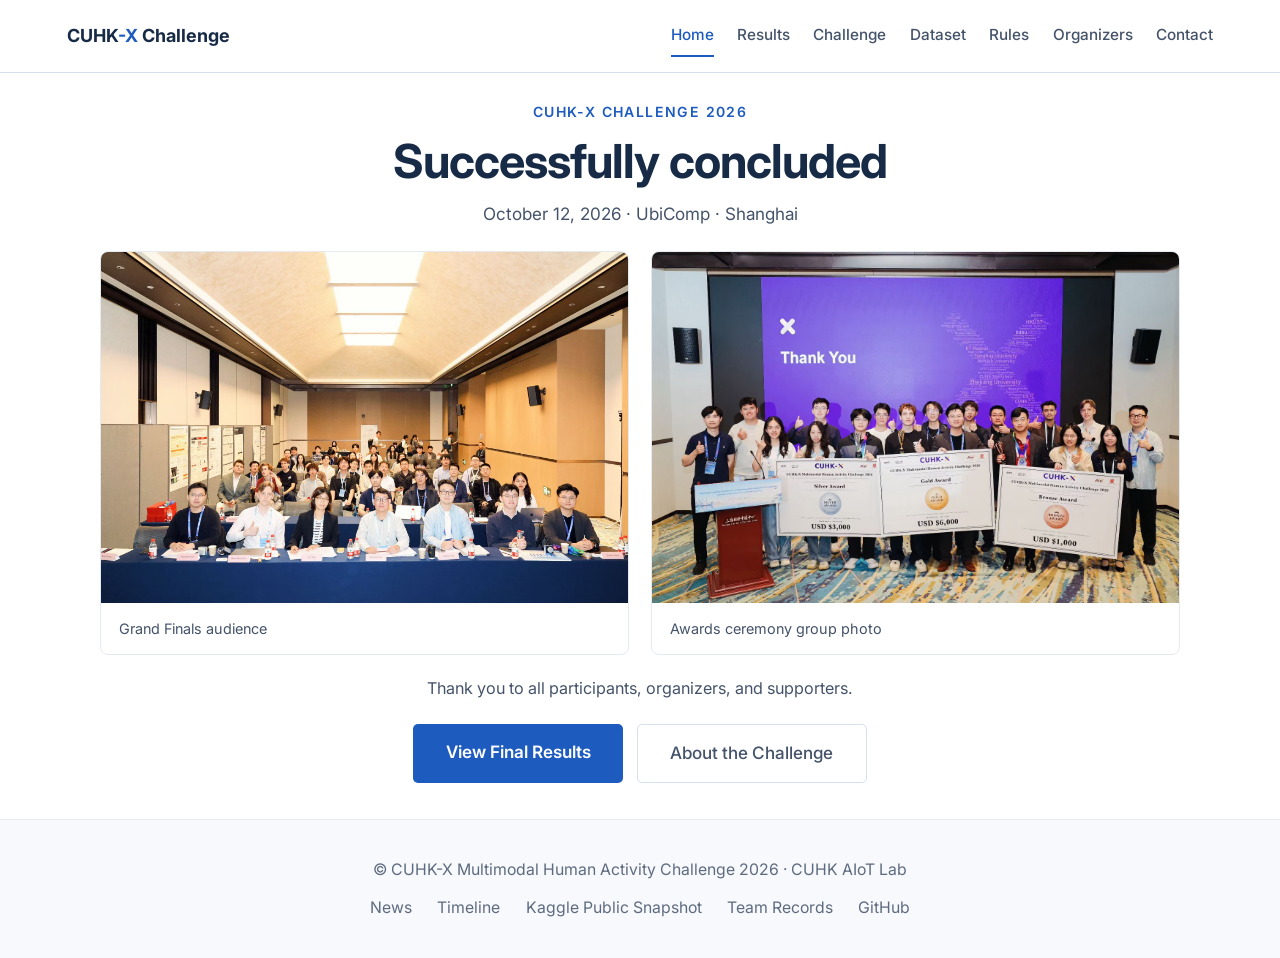
<file: index.html>
<!DOCTYPE html>
<html lang="en">
<head>
<meta charset="UTF-8"/>
<meta name="viewport" content="width=device-width, initial-scale=1.0"/>
<title>CUHK-X Multimodal Human Activity Challenge</title>
<meta name="description" content="The CUHK-X Challenge successfully concluded at UbiComp 2026 in Shanghai. View the Grand Finals photos, winning teams, and competition results."/>
<link rel="canonical" href="https://openaiotlab.github.io/CUHK-X-Challenge/"/>
<meta property="og:type" content="website"/>
<meta property="og:title" content="CUHK-X Multimodal Human Activity Challenge"/>
<meta property="og:description" content="The CUHK-X Challenge successfully concluded at UbiComp 2026 in Shanghai. View the Grand Finals photos, winning teams, and competition results."/>
<meta property="og:url" content="https://openaiotlab.github.io/CUHK-X-Challenge/"/>
<meta property="og:image" content="https://openaiotlab.github.io/CUHK-X-Challenge/assets/finals/group-photo.jpg"/>
<meta property="og:image:alt" content="CUHK-X Challenge 2026 awards ceremony group photo"/>
<meta name="twitter:card" content="summary_large_image"/>
<link rel="preconnect" href="https://fonts.googleapis.com"/>
<link rel="preconnect" href="https://fonts.gstatic.com" crossorigin/>
<link href="https://fonts.googleapis.com/css2?family=Inter:wght@300;400;500;600;700&display=swap" rel="stylesheet"/>
<script src="assets/legacy-links.js"></script>
<link rel="stylesheet" href="assets/site.css"/>
<script src="assets/site.js" defer></script>
</head>
<body>
<a class="skip-link" href="#main-content">Skip to content</a>
<header class="site-header">
  <nav class="site-nav" aria-label="Main navigation">
    <a href="index.html" class="nav-logo">CUHK<span>-X</span> Challenge</a>
    <button type="button" class="nav-toggle" aria-controls="site-menu" aria-expanded="false" hidden>Menu</button>
    <ul class="nav-links" id="site-menu">
        <li><a href="index.html" class="active" aria-current="page">Home</a></li>
        <li><a href="results.html">Results</a></li>
        <li><a href="competition.html">Challenge</a></li>
        <li><a href="dataset.html">Dataset</a></li>
        <li><a href="rules.html">Rules</a></li>
        <li><a href="organizers.html">Organizers</a></li>
        <li><a href="contact.html">Contact</a></li>
    </ul>
  </nav>
</header>
<main id="main-content" tabindex="-1">
<section id="hero">
  <div class="inner">
    <span class="section-tag">CUHK-X Challenge 2026</span>
    <h1>Successfully concluded</h1>
    <p class="lead">October 12, 2026 · UbiComp · Shanghai</p>
    <div class="finals-gallery">
      <figure>
        <a href="assets/finals/audience.jpg"><img src="assets/finals/audience.jpg" width="1920" height="1280" fetchpriority="high" alt="Participants and organizers in the CUHK-X Grand Finals audience"></a>
        <figcaption>Grand Finals audience</figcaption>
      </figure>
      <figure>
        <a href="assets/finals/group-photo.jpg"><img src="assets/finals/group-photo.jpg" width="1440" height="960" alt="CUHK-X Challenge participants at the awards ceremony"></a>
        <figcaption>Awards ceremony group photo</figcaption>
      </figure>
    </div>
    <p class="home-thanks">Thank you to all participants, organizers, and supporters.</p>
    <div class="hero-btns">
      <a href="results.html" class="btn-p">View Final Results</a>
      <a href="competition.html" class="btn-o">About the Challenge</a>
    </div>
  </div>
</section>
</main>
<footer>
  <p>© CUHK-X Multimodal Human Activity Challenge 2026 · CUHK AIoT Lab</p>
  <p class="footer-links">
    <a href="news.html">News</a>
    <a href="timeline.html">Timeline</a>
    <a href="leaderboard.html">Kaggle Public Snapshot</a>
    <a href="registration.html">Team Records</a>
    <a href="https://github.com/openaiotlab/CUHK-X-Challenge">GitHub</a>
  </p>
</footer>
</body>
</html>
</file>
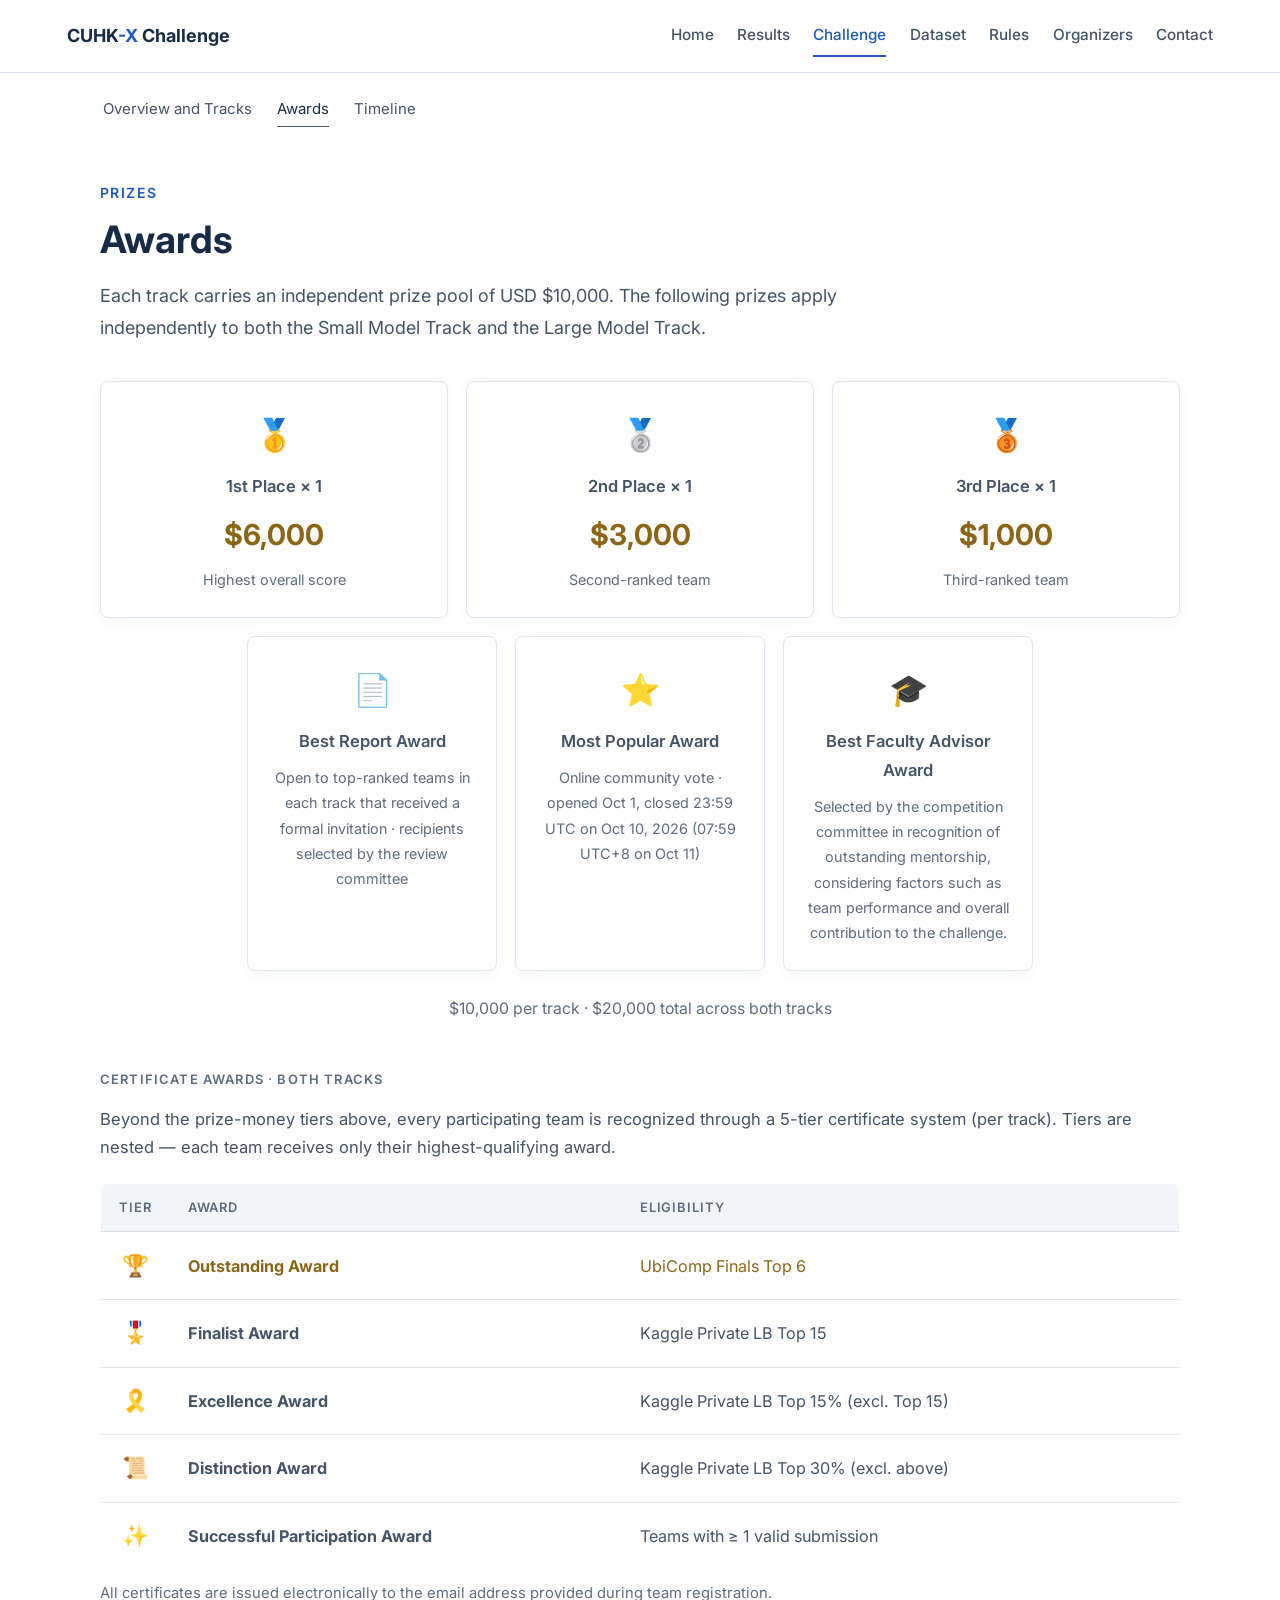
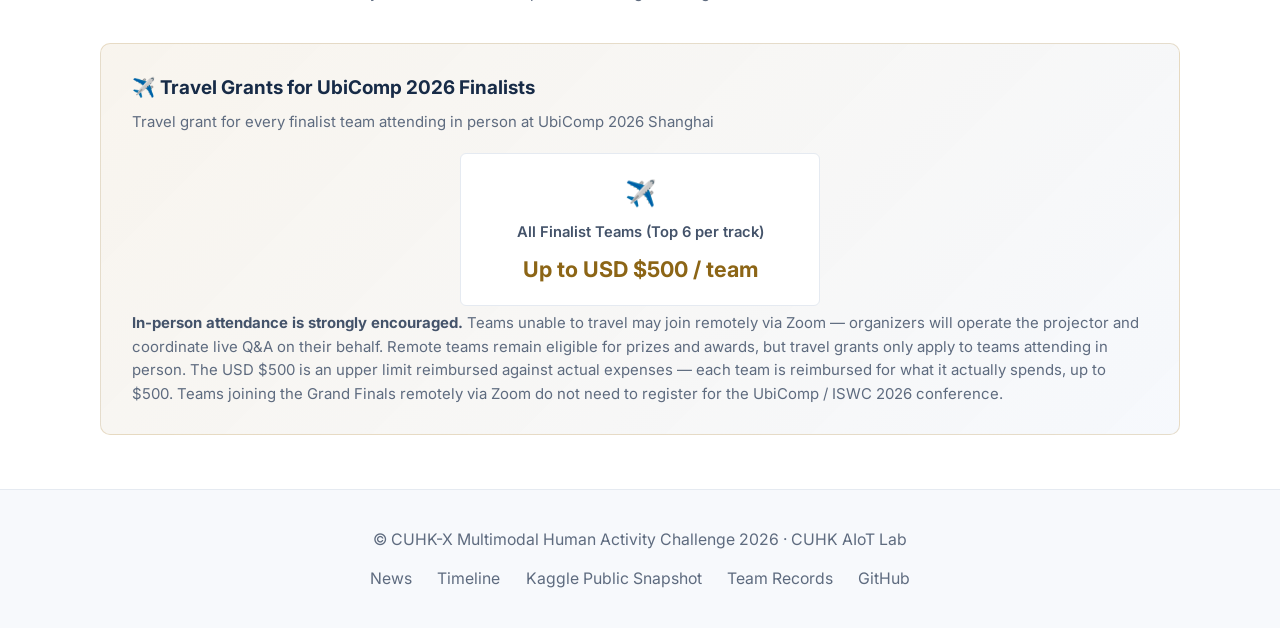
<file: awards.html>
<!DOCTYPE html>
<html lang="en">
<head>
<meta charset="UTF-8"/>
<meta name="viewport" content="width=device-width, initial-scale=1.0"/>
<title>Awards · CUHK-X Challenge</title>
<meta name="description" content="Awards for the CUHK-X Multimodal Human Activity Challenge at UbiComp 2026 in Shanghai."/>
<link rel="canonical" href="https://openaiotlab.github.io/CUHK-X-Challenge/awards.html"/>
<meta property="og:type" content="website"/>
<meta property="og:title" content="Awards · CUHK-X Challenge"/>
<meta property="og:description" content="Awards for the CUHK-X Multimodal Human Activity Challenge at UbiComp 2026 in Shanghai."/>
<meta property="og:url" content="https://openaiotlab.github.io/CUHK-X-Challenge/awards.html"/>
<meta property="og:image" content="https://openaiotlab.github.io/CUHK-X-Challenge/assets/banner.png"/>
<meta property="og:image:alt" content="CUHK-X Multimodal Human Activity Challenge"/>
<meta name="twitter:card" content="summary_large_image"/>
<link rel="preconnect" href="https://fonts.googleapis.com"/>
<link rel="preconnect" href="https://fonts.gstatic.com" crossorigin/>
<link href="https://fonts.googleapis.com/css2?family=Inter:wght@300;400;500;600;700&display=swap" rel="stylesheet"/>
<link rel="stylesheet" href="assets/site.css"/>
<script src="assets/site.js" defer></script>
</head>
<body>
<a class="skip-link" href="#main-content">Skip to content</a>
<header class="site-header">
  <nav class="site-nav" aria-label="Main navigation">
    <a href="index.html" class="nav-logo">CUHK<span>-X</span> Challenge</a>
    <button type="button" class="nav-toggle" aria-controls="site-menu" aria-expanded="false" hidden>Menu</button>
    <ul class="nav-links" id="site-menu">
        <li><a href="index.html">Home</a></li>
        <li><a href="results.html">Results</a></li>
        <li><a href="competition.html" class="active">Challenge</a></li>
        <li><a href="dataset.html">Dataset</a></li>
        <li><a href="rules.html">Rules</a></li>
        <li><a href="organizers.html">Organizers</a></li>
        <li><a href="contact.html">Contact</a></li>
    </ul>
  </nav>
</header>
<nav class="page-nav" aria-label="Challenge pages">
  <a href="competition.html">Overview and Tracks</a>
  <a href="awards.html" aria-current="page">Awards</a>
  <a href="timeline.html">Timeline</a>
</nav>
<main id="main-content" tabindex="-1">
<section id="awards">
  <div class="inner">
    <span class="section-tag">Prizes</span>
    <h1 class="section-title">Awards</h1>
    <p class="section-desc">Each track carries an independent prize pool of USD $10,000. The following prizes apply independently to both the Small Model Track and the Large Model Track.</p>
    <div class="awards-top">
      <div class="award-card">
        <span class="award-medal">🥇</span>
        <div class="award-place">1st Place × 1</div>
        <div class="award-amount">$6,000</div>
        <div class="award-note">Highest overall score</div>
      </div>
      <div class="award-card">
        <span class="award-medal">🥈</span>
        <div class="award-place">2nd Place × 1</div>
        <div class="award-amount">$3,000</div>
        <div class="award-note">Second-ranked team</div>
      </div>
      <div class="award-card">
        <span class="award-medal">🥉</span>
        <div class="award-place">3rd Place × 1</div>
        <div class="award-amount">$1,000</div>
        <div class="award-note">Third-ranked team</div>
      </div>
    </div>
    <div class="awards-bottom">
      <div class="award-card">
        <span class="award-medal">📄</span>
        <div class="award-place">Best Report Award</div>
        <div class="award-note">Open to top-ranked teams in each track that received a formal invitation · recipients selected by the review committee</div>
      </div>
      <div class="award-card">
        <span class="award-medal">⭐</span>
        <div class="award-place">Most Popular Award</div>
        <div class="award-note">Online community vote · opened Oct 1, closed 23:59 UTC on Oct 10, 2026 (07:59 UTC+8 on Oct 11)</div>
      </div>
      <div class="award-card">
        <span class="award-medal">🎓</span>
        <div class="award-place">Best Faculty Advisor Award</div>
        <div class="award-note">Selected by the competition committee in recognition of outstanding mentorship, considering factors such as team performance and overall contribution to the challenge.</div>
      </div>
    </div>
    <p class="per-track">$10,000 per track · $20,000 total across both tracks</p>

    <!-- 5-tier award certificates -->
    <p style="font-size:0.72rem;font-weight:600;text-transform:uppercase;letter-spacing:0.09em;color:var(--text-muted);margin-top:2.5rem;margin-bottom:0.8rem;">Certificate Awards · Both Tracks</p>
    <p style="font-size:0.92rem;color:var(--text-secondary);margin-bottom:1.2rem;line-height:1.7;">Beyond the prize-money tiers above, every participating team is recognized through a 5-tier certificate system (per track). Tiers are nested — each team receives only their highest-qualifying award.</p>

    <table class="tier-table">
      <thead>
        <tr>
          <th>Tier</th>
          <th>Award</th>
          <th>Eligibility</th>
        </tr>
      </thead>
      <tbody>
        <tr class="tier-1">
          <td>🏆</td>
          <td><strong>Outstanding Award</strong></td>
          <td>UbiComp Finals Top 6</td>
        </tr>
        <tr class="tier-2">
          <td>🎖️</td>
          <td><strong>Finalist Award</strong></td>
          <td>Kaggle Private LB Top 15</td>
        </tr>
        <tr class="tier-3">
          <td>🎗️</td>
          <td><strong>Excellence Award</strong></td>
          <td>Kaggle Private LB Top 15% (excl. Top 15)</td>
        </tr>
        <tr class="tier-4">
          <td>📜</td>
          <td><strong>Distinction Award</strong></td>
          <td>Kaggle Private LB Top 30% (excl. above)</td>
        </tr>
        <tr class="tier-5">
          <td>✨</td>
          <td><strong>Successful Participation Award</strong></td>
          <td>Teams with ≥ 1 valid submission</td>
        </tr>
      </tbody>
    </table>
    <p style="font-size:0.82rem;color:var(--text-muted);margin-top:0.6rem;">All certificates are issued electronically to the email address provided during team registration.</p>

    <div class="travel-grants">
      <h3>✈️ Travel Grants for UbiComp 2026 Finalists</h3>
      <p class="travel-sub">Travel grant for every finalist team attending in person at UbiComp 2026 Shanghai</p>
      <div class="travel-list" style="grid-template-columns: 1fr; max-width: 360px; margin: 0 auto;">
        <div class="travel-item">
          <span class="travel-medal">✈️</span>
          <div class="travel-place">All Finalist Teams (Top 6 per track)</div>
          <div class="travel-amount">Up to USD $500 / team</div>
        </div>
      </div>
      <p class="travel-note"><strong style="color:var(--text-secondary)">In-person attendance is strongly encouraged.</strong> Teams unable to travel may join remotely via Zoom — organizers will operate the projector and coordinate live Q&amp;A on their behalf. Remote teams remain eligible for prizes and awards, but travel grants only apply to teams attending in person. The USD $500 is an upper limit reimbursed against actual expenses — each team is reimbursed for what it actually spends, up to $500. Teams joining the Grand Finals remotely via Zoom do not need to register for the UbiComp / ISWC 2026 conference.</p>
    </div>
  </div>
</section>
</main>
<footer>
  <p>© CUHK-X Multimodal Human Activity Challenge 2026 · CUHK AIoT Lab</p>
  <p class="footer-links">
    <a href="news.html">News</a>
    <a href="timeline.html">Timeline</a>
    <a href="leaderboard.html">Kaggle Public Snapshot</a>
    <a href="registration.html">Team Records</a>
    <a href="https://github.com/openaiotlab/CUHK-X-Challenge">GitHub</a>
  </p>
</footer>
</body>
</html>
</file>
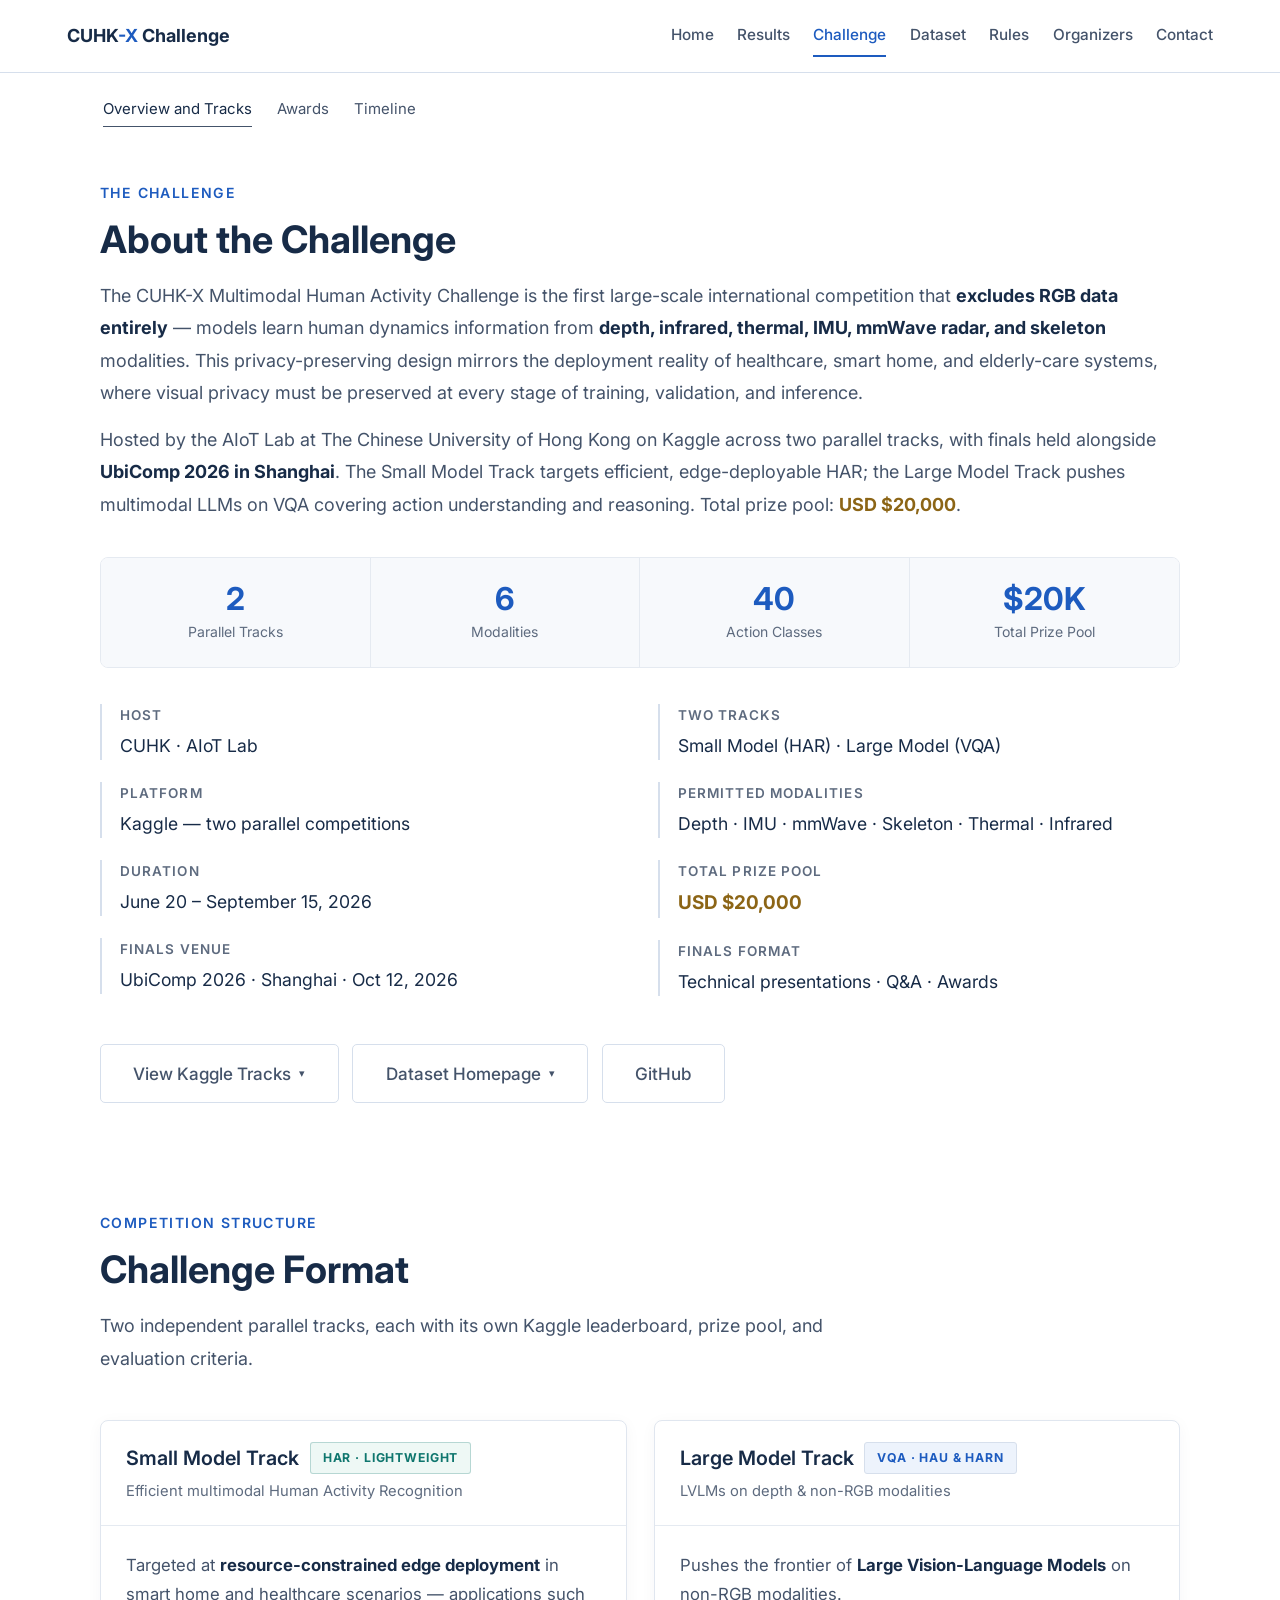
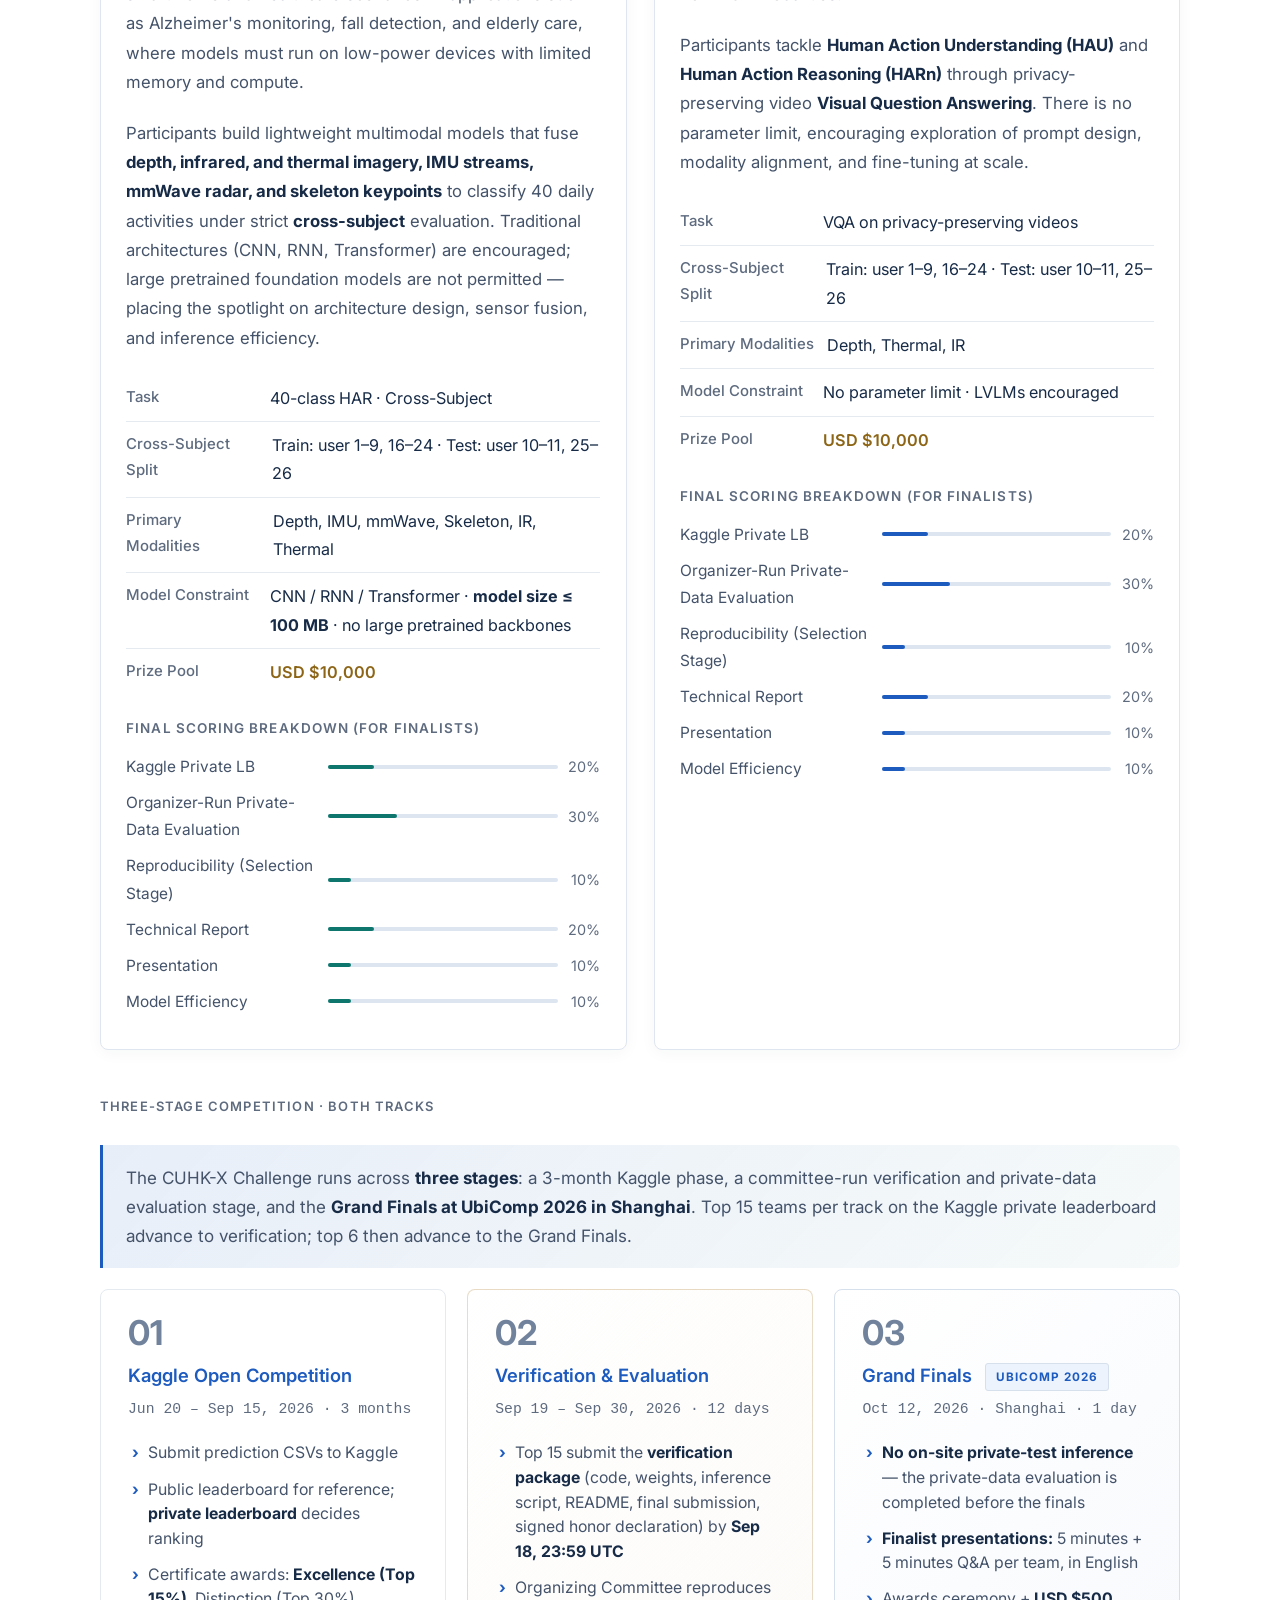
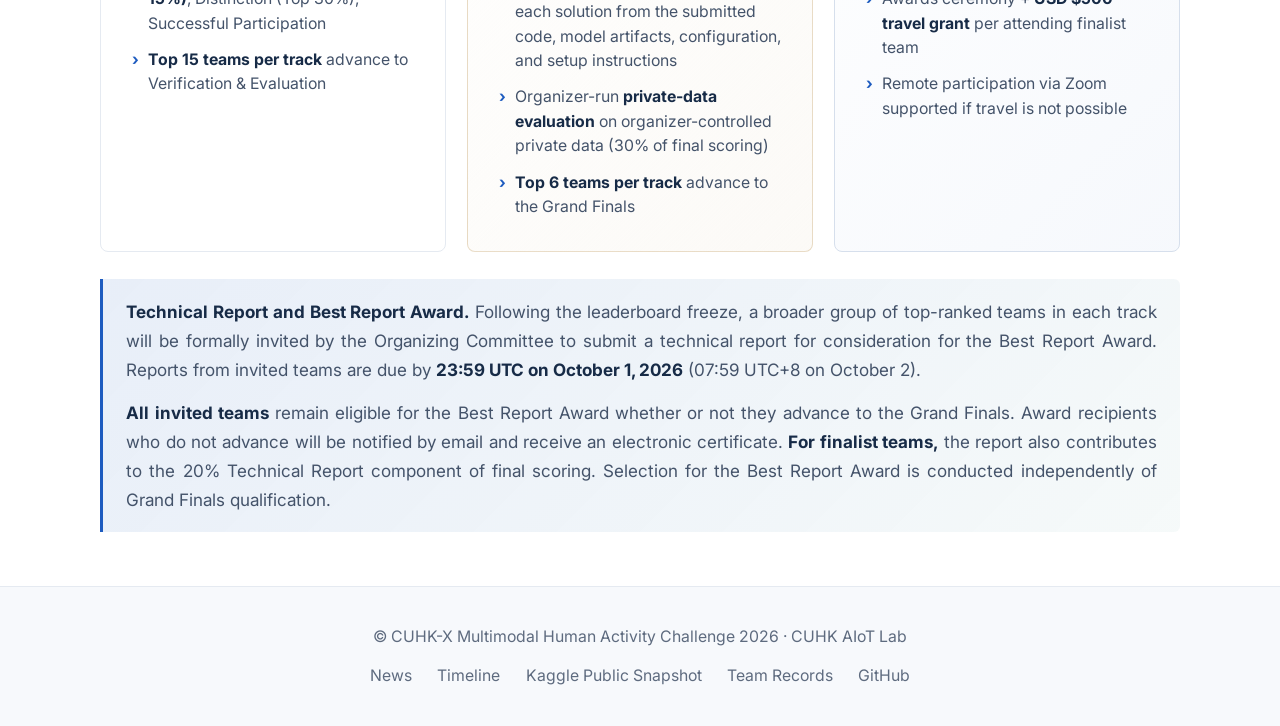
<file: competition.html>
<!DOCTYPE html>
<html lang="en">
<head>
<meta charset="UTF-8"/>
<meta name="viewport" content="width=device-width, initial-scale=1.0"/>
<title>About the Challenge · CUHK-X Challenge</title>
<meta name="description" content="Overview, tracks, format, scoring, and resources for the CUHK-X Multimodal Human Activity Challenge at UbiComp 2026 in Shanghai."/>
<link rel="canonical" href="https://openaiotlab.github.io/CUHK-X-Challenge/competition.html"/>
<meta property="og:type" content="website"/>
<meta property="og:title" content="About the Challenge · CUHK-X Challenge"/>
<meta property="og:description" content="Overview, tracks, format, scoring, and resources for the CUHK-X Multimodal Human Activity Challenge at UbiComp 2026 in Shanghai."/>
<meta property="og:url" content="https://openaiotlab.github.io/CUHK-X-Challenge/competition.html"/>
<meta property="og:image" content="https://openaiotlab.github.io/CUHK-X-Challenge/assets/banner.png"/>
<meta property="og:image:alt" content="CUHK-X Multimodal Human Activity Challenge"/>
<meta name="twitter:card" content="summary_large_image"/>
<link rel="preconnect" href="https://fonts.googleapis.com"/>
<link rel="preconnect" href="https://fonts.gstatic.com" crossorigin/>
<link href="https://fonts.googleapis.com/css2?family=Inter:wght@300;400;500;600;700&display=swap" rel="stylesheet"/>
<link rel="stylesheet" href="assets/site.css"/>
<script src="assets/site.js" defer></script>
</head>
<body>
<a class="skip-link" href="#main-content">Skip to content</a>
<header class="site-header">
  <nav class="site-nav" aria-label="Main navigation">
    <a href="index.html" class="nav-logo">CUHK<span>-X</span> Challenge</a>
    <button type="button" class="nav-toggle" aria-controls="site-menu" aria-expanded="false" hidden>Menu</button>
    <ul class="nav-links" id="site-menu">
        <li><a href="index.html">Home</a></li>
        <li><a href="results.html">Results</a></li>
        <li><a href="competition.html" class="active" aria-current="page">Challenge</a></li>
        <li><a href="dataset.html">Dataset</a></li>
        <li><a href="rules.html">Rules</a></li>
        <li><a href="organizers.html">Organizers</a></li>
        <li><a href="contact.html">Contact</a></li>
    </ul>
  </nav>
</header>
<nav class="page-nav" aria-label="Challenge pages">
  <a href="competition.html" aria-current="page">Overview and Tracks</a>
  <a href="awards.html">Awards</a>
  <a href="timeline.html">Timeline</a>
</nav>
<main id="main-content" tabindex="-1">
<section id="overview">
  <div class="inner">
    <span class="section-tag">The Challenge</span>
    <h1 class="section-title">About the Challenge</h1>
    <p class="section-desc">
      The CUHK-X Multimodal Human Activity Challenge is the first large-scale international competition that <strong style="color:var(--text-primary)">excludes RGB data entirely</strong> — models learn human dynamics information from <strong style="color:var(--text-primary)">depth, infrared, thermal, IMU, mmWave radar, and skeleton</strong> modalities. This privacy-preserving design mirrors the deployment reality of healthcare, smart home, and elderly-care systems, where visual privacy must be preserved at every stage of training, validation, and inference.
    </p>
    <p class="section-desc" style="margin-top:0.8rem;">
      Hosted by the AIoT Lab at The Chinese University of Hong Kong on Kaggle across two parallel tracks, with finals held alongside <strong style="color:var(--text-primary)">UbiComp 2026 in Shanghai</strong>. The Small Model Track targets efficient, edge-deployable HAR; the Large Model Track pushes multimodal LLMs on VQA covering action understanding and reasoning. Total prize pool: <strong style="color:var(--amber)">USD $20,000</strong>.
    </p>

    <div class="hero-stats">
      <div class="hero-stat"><div class="val">2</div><div class="lbl">Parallel Tracks</div></div>
      <div class="hero-stat"><div class="val">6</div><div class="lbl">Modalities</div></div>
      <div class="hero-stat"><div class="val">40</div><div class="lbl">Action Classes</div></div>
      <div class="hero-stat"><div class="val">$20K</div><div class="lbl">Total Prize Pool</div></div>
    </div>

    <div class="ov-cols">
      <div>
        <div class="info-block">
          <dt>Host</dt>
          <dd>CUHK · AIoT Lab</dd>
        </div>
        <div class="info-block">
          <dt>Platform</dt>
          <dd>Kaggle — two parallel competitions</dd>
        </div>
        <div class="info-block">
          <dt>Duration</dt>
          <dd>June 20 – September 15, 2026</dd>
        </div>
        <div class="info-block">
          <dt>Finals Venue</dt>
          <dd>UbiComp 2026 · Shanghai · Oct 12, 2026</dd>
        </div>
      </div>
      <div>
        <div class="info-block">
          <dt>Two Tracks</dt>
          <dd>Small Model (HAR) · Large Model (VQA)</dd>
        </div>
        <div class="info-block">
          <dt>Permitted Modalities</dt>
          <dd>Depth · IMU · mmWave · Skeleton · Thermal · Infrared</dd>
        </div>
        <div class="info-block">
          <dt>Total Prize Pool</dt>
          <dd style="color:var(--amber);font-weight:700;font-size:1.05rem;">USD $20,000</dd>
        </div>
        <div class="info-block">
          <dt>Finals Format</dt>
          <dd>Technical presentations · Q&amp;A · Awards</dd>
        </div>
      </div>
    </div>
    <div class="hero-btns">
      <div class="hero-dd">
        <button type="button" class="btn-o hero-dd-toggle" aria-haspopup="true" aria-expanded="false">View Kaggle Tracks <span class="caret">▾</span></button>
        <div class="hero-dd-menu" role="menu">
          <a href="https://www.kaggle.com/competitions/cuhk-x-competition-small-model-track" role="menuitem" target="_blank" rel="noopener">Small Model Track<span class="dd-sub">Lightweight HAR</span></a>
          <a href="https://www.kaggle.com/competitions/cuhk-x-competition-large-model-track" role="menuitem" target="_blank" rel="noopener">Large Model Track<span class="dd-sub">VQA · HAU &amp; HARn</span></a>
        </div>
      </div>
      <div class="hero-dd">
        <button type="button" class="btn-o hero-dd-toggle" aria-haspopup="true" aria-expanded="false">Dataset Homepage <span class="caret">▾</span></button>
        <div class="hero-dd-menu" role="menu">
          <div class="dd-section">Large Model Track</div>
          <a href="https://huggingface.co/datasets/Kevin-Pal/CUHK-X_Large_Model_Track" role="menuitem" target="_blank" rel="noopener">Hugging Face 🤗</a>
          <a href="https://drive.google.com/drive/folders/1USLiJKosAyA7oSuxU27d-s_lxJyKKjya?usp=sharing" role="menuitem" target="_blank" rel="noopener">Google Drive</a>
          <a href="https://pan.baidu.com/s/1uvaN88D8oHKkaa5O_b4x5g?pwd=5855" role="menuitem" target="_blank" rel="noopener">Baidu Netdisk</a>
          <div class="dd-section">Small Model Track</div>
          <a href="https://huggingface.co/datasets/Kevin-Pal/CUHK-X_Small_Model_Track" role="menuitem" target="_blank" rel="noopener">Hugging Face 🤗</a>
          <a href="https://drive.google.com/drive/folders/1wZOPpTFLqDKjBLJGjMdOZyuJygLHbwCZ?usp=sharing" role="menuitem" target="_blank" rel="noopener">Google Drive</a>
          <a href="https://pan.baidu.com/s/10uVVQiWr5gXiiReXQxUkdQ?pwd=huxi" role="menuitem" target="_blank" rel="noopener">Baidu Netdisk</a>
        </div>
      </div>
      <a href="https://github.com/openaiotlab/CUHK-X" class="btn-o">GitHub</a>
    </div>
  </div>
</section>

<section id="format">
  <div class="inner">
    <span class="section-tag">Competition structure</span>
    <h2 class="section-title">Challenge Format</h2>
    <p class="section-desc">Two independent parallel tracks, each with its own Kaggle leaderboard, prize pool, and evaluation criteria.</p>

    <div class="tracks">
      <div class="track-card">
        <div class="track-head">
          <div class="track-head-top">
            <h3>Small Model Track</h3>
            <span class="track-badge sm">HAR · Lightweight</span>
          </div>
          <p>Efficient multimodal Human Activity Recognition</p>
        </div>
        <div class="track-body">
          <p class="tdesc">Targeted at <strong style="color:var(--text-primary)">resource-constrained edge deployment</strong> in smart home and healthcare scenarios — applications such as Alzheimer's monitoring, fall detection, and elderly care, where models must run on low-power devices with limited memory and compute.</p>
          <p class="tdesc">Participants build lightweight multimodal models that fuse <strong style="color:var(--text-primary)">depth, infrared, and thermal imagery, IMU streams, mmWave radar, and skeleton keypoints</strong> to classify 40 daily activities under strict <strong style="color:var(--text-primary)">cross-subject</strong> evaluation. Traditional architectures (CNN, RNN, Transformer) are encouraged; large pretrained foundation models are not permitted — placing the spotlight on architecture design, sensor fusion, and inference efficiency.</p>
          <div class="spec-list">
            <div class="spec-item"><span class="spec-k">Task</span><span class="spec-v">40-class HAR · Cross-Subject</span></div>
            <div class="spec-item"><span class="spec-k">Cross-Subject Split</span><span class="spec-v">Train: user 1–9, 16–24 · Test: user 10–11, 25–26</span></div>
            <div class="spec-item"><span class="spec-k">Primary Modalities</span><span class="spec-v">Depth, IMU, mmWave, Skeleton, IR, Thermal</span></div>
            <div class="spec-item"><span class="spec-k">Model Constraint</span><span class="spec-v">CNN / RNN / Transformer · <strong style="color:var(--text-primary)">model size ≤ 100 MB</strong> · no large pretrained backbones</span></div>
            <div class="spec-item"><span class="spec-k">Prize Pool</span><span class="spec-v" style="color:var(--amber);font-weight:600;">USD $10,000</span></div>
          </div>
          <div class="score-h">Final Scoring Breakdown (for finalists)</div>
          <div class="sc-row"><span class="sc-label">Kaggle Private LB</span><div class="sc-bg"><div class="sc-bar t" style="width:20%"></div></div><span class="sc-pct">20%</span></div>
          <div class="sc-row"><span class="sc-label">Organizer-Run Private-Data Evaluation</span><div class="sc-bg"><div class="sc-bar t" style="width:30%"></div></div><span class="sc-pct">30%</span></div>
          <div class="sc-row"><span class="sc-label">Reproducibility (Selection Stage)</span><div class="sc-bg"><div class="sc-bar t" style="width:10%"></div></div><span class="sc-pct">10%</span></div>
          <div class="sc-row"><span class="sc-label">Technical Report</span><div class="sc-bg"><div class="sc-bar t" style="width:20%"></div></div><span class="sc-pct">20%</span></div>
          <div class="sc-row"><span class="sc-label">Presentation</span><div class="sc-bg"><div class="sc-bar t" style="width:10%"></div></div><span class="sc-pct">10%</span></div>
          <div class="sc-row"><span class="sc-label">Model Efficiency</span><div class="sc-bg"><div class="sc-bar t" style="width:10%"></div></div><span class="sc-pct">10%</span></div>
        </div>
      </div>

      <div class="track-card">
        <div class="track-head">
          <div class="track-head-top">
            <h3>Large Model Track</h3>
            <span class="track-badge lm">VQA · HAU &amp; HARn</span>
          </div>
          <p>LVLMs on depth &amp; non-RGB modalities</p>
        </div>
        <div class="track-body">
          <p class="tdesc">Pushes the frontier of <strong style="color:var(--text-primary)">Large Vision-Language Models</strong> on non-RGB modalities.</p>
          <p class="tdesc">Participants tackle <strong style="color:var(--text-primary)">Human Action Understanding (HAU)</strong> and <strong style="color:var(--text-primary)">Human Action Reasoning (HARn)</strong> through privacy-preserving video <strong style="color:var(--text-primary)">Visual Question Answering</strong>. There is no parameter limit, encouraging exploration of prompt design, modality alignment, and fine-tuning at scale.</p>
          <div class="spec-list">
            <div class="spec-item"><span class="spec-k">Task</span><span class="spec-v">VQA on privacy-preserving videos</span></div>
            <div class="spec-item"><span class="spec-k">Cross-Subject Split</span><span class="spec-v">Train: user 1–9, 16–24 · Test: user 10–11, 25–26</span></div>
            <div class="spec-item"><span class="spec-k">Primary Modalities</span><span class="spec-v">Depth, Thermal, IR</span></div>
            <div class="spec-item"><span class="spec-k">Model Constraint</span><span class="spec-v">No parameter limit · LVLMs encouraged</span></div>
            <div class="spec-item"><span class="spec-k">Prize Pool</span><span class="spec-v" style="color:var(--amber);font-weight:600;">USD $10,000</span></div>
          </div>
          <div class="score-h">Final Scoring Breakdown (for finalists)</div>
          <div class="sc-row"><span class="sc-label">Kaggle Private LB</span><div class="sc-bg"><div class="sc-bar c" style="width:20%"></div></div><span class="sc-pct">20%</span></div>
          <div class="sc-row"><span class="sc-label">Organizer-Run Private-Data Evaluation</span><div class="sc-bg"><div class="sc-bar c" style="width:30%"></div></div><span class="sc-pct">30%</span></div>
          <div class="sc-row"><span class="sc-label">Reproducibility (Selection Stage)</span><div class="sc-bg"><div class="sc-bar c" style="width:10%"></div></div><span class="sc-pct">10%</span></div>
          <div class="sc-row"><span class="sc-label">Technical Report</span><div class="sc-bg"><div class="sc-bar c" style="width:20%"></div></div><span class="sc-pct">20%</span></div>
          <div class="sc-row"><span class="sc-label">Presentation</span><div class="sc-bg"><div class="sc-bar c" style="width:10%"></div></div><span class="sc-pct">10%</span></div>
          <div class="sc-row"><span class="sc-label">Model Efficiency</span><div class="sc-bg"><div class="sc-bar c" style="width:10%"></div></div><span class="sc-pct">10%</span></div>
        </div>
      </div>
    </div>

    <p style="font-size:0.72rem;font-weight:600;text-transform:uppercase;letter-spacing:0.09em;color:var(--text-muted);margin-top:2.5rem;margin-bottom:0.5rem;">Three-Stage Competition · Both Tracks</p>
    <div class="stages-intro">
      The CUHK-X Challenge runs across <strong>three stages</strong>: a 3-month Kaggle phase, a committee-run verification and private-data evaluation stage, and the <strong>Grand Finals at UbiComp 2026 in Shanghai</strong>. Top 15 teams per track on the Kaggle private leaderboard advance to verification; top 6 then advance to the Grand Finals.
    </div>
    <div class="stages">
      <div class="stage">
        <div class="stage-n">01</div>
        <h4>Kaggle Open Competition</h4>
        <div class="stage-period">Jun 20 – Sep 15, 2026 · 3 months</div>
        <ul>
          <li>Submit prediction CSVs to Kaggle</li>
          <li>Public leaderboard for reference; <strong>private leaderboard</strong> decides ranking</li>
          <li>Certificate awards: <strong>Excellence (Top 15%)</strong>, Distinction (Top 30%), Successful Participation</li>
          <li><strong>Top 15 teams per track</strong> advance to Verification &amp; Evaluation</li>
        </ul>
      </div>
      <div class="stage stage-selection">
        <div class="stage-n">02</div>
        <h4>Verification &amp; Evaluation</h4>
        <div class="stage-period">Sep 19 – Sep 30, 2026 · 12 days</div>
        <ul>
          <li>Top 15 submit the <strong>verification package</strong> (code, weights, inference script, README, final submission, signed honor declaration) by <strong>Sep 18, 23:59 UTC</strong></li>
          <li>Organizing Committee reproduces each solution from the submitted code, model artifacts, configuration, and setup instructions</li>
          <li>Organizer-run <strong>private-data evaluation</strong> on organizer-controlled private data (30% of final scoring)</li>
          <li><strong>Top 6 teams per track</strong> advance to the Grand Finals</li>
        </ul>
      </div>
      <div class="stage stage-finals">
        <div class="stage-n">03</div>
        <h4>Grand Finals <span class="ubicomp-badge">UbiComp 2026</span></h4>
        <div class="stage-period">Oct 12, 2026 · Shanghai · 1 day</div>
        <ul>
          <li><strong>No on-site private-test inference</strong> — the private-data evaluation is completed before the finals</li>
          <li><strong>Finalist presentations:</strong> 5 minutes + 5 minutes Q&amp;A per team, in English</li>
          <li>Awards ceremony + <strong>USD $500 travel grant</strong> per attending finalist team</li>
          <li>Remote participation via Zoom supported if travel is not possible</li>
        </ul>
      </div>
    </div>
    <div class="stages-intro report-award-note" style="margin-top:1.5rem;">
      <p><strong>Technical Report and Best Report Award.</strong> Following the leaderboard freeze, a broader group of top-ranked teams in each track will be formally invited by the Organizing Committee to submit a technical report for consideration for the Best Report Award. Reports from invited teams are due by <strong>23:59 UTC on October 1, 2026</strong> (07:59 UTC+8 on October 2).</p>
      <p style="margin-top:0.8rem;"><strong>All invited teams</strong> remain eligible for the Best Report Award whether or not they advance to the Grand Finals. Award recipients who do not advance will be notified by email and receive an electronic certificate. <strong>For finalist teams,</strong> the report also contributes to the 20% Technical Report component of final scoring. Selection for the Best Report Award is conducted independently of Grand Finals qualification.</p>
    </div>
  </div>
</section>
</main>
<footer>
  <p>© CUHK-X Multimodal Human Activity Challenge 2026 · CUHK AIoT Lab</p>
  <p class="footer-links">
    <a href="news.html">News</a>
    <a href="timeline.html">Timeline</a>
    <a href="leaderboard.html">Kaggle Public Snapshot</a>
    <a href="registration.html">Team Records</a>
    <a href="https://github.com/openaiotlab/CUHK-X-Challenge">GitHub</a>
  </p>
</footer>
</body>
</html>
</file>
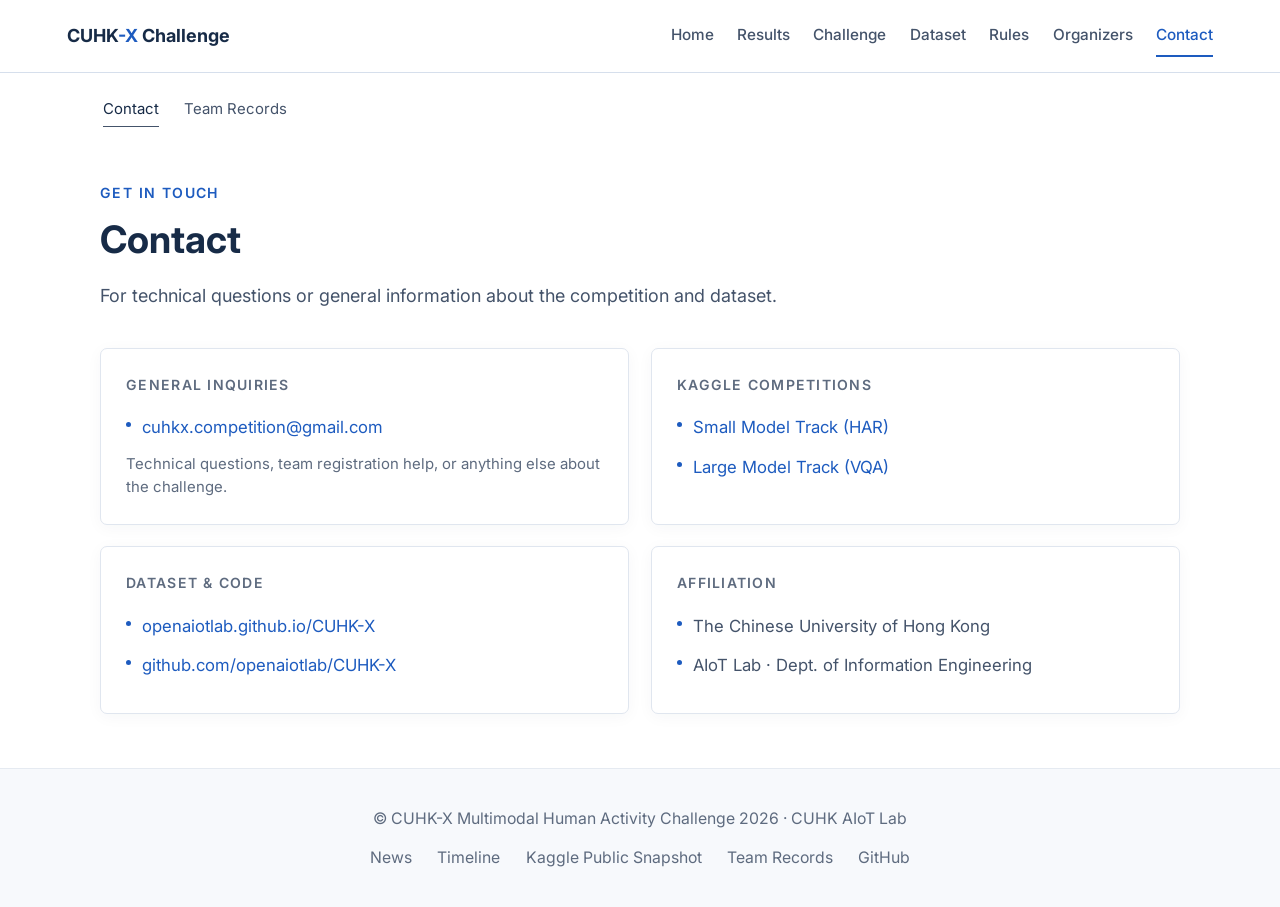
<file: contact.html>
<!DOCTYPE html>
<html lang="en">
<head>
<meta charset="UTF-8"/>
<meta name="viewport" content="width=device-width, initial-scale=1.0"/>
<title>Contact · CUHK-X Challenge</title>
<meta name="description" content="Contact for the CUHK-X Multimodal Human Activity Challenge at UbiComp 2026 in Shanghai."/>
<link rel="canonical" href="https://openaiotlab.github.io/CUHK-X-Challenge/contact.html"/>
<meta property="og:type" content="website"/>
<meta property="og:title" content="Contact · CUHK-X Challenge"/>
<meta property="og:description" content="Contact for the CUHK-X Multimodal Human Activity Challenge at UbiComp 2026 in Shanghai."/>
<meta property="og:url" content="https://openaiotlab.github.io/CUHK-X-Challenge/contact.html"/>
<meta property="og:image" content="https://openaiotlab.github.io/CUHK-X-Challenge/assets/banner.png"/>
<meta property="og:image:alt" content="CUHK-X Multimodal Human Activity Challenge"/>
<meta name="twitter:card" content="summary_large_image"/>
<link rel="preconnect" href="https://fonts.googleapis.com"/>
<link rel="preconnect" href="https://fonts.gstatic.com" crossorigin/>
<link href="https://fonts.googleapis.com/css2?family=Inter:wght@300;400;500;600;700&display=swap" rel="stylesheet"/>
<link rel="stylesheet" href="assets/site.css"/>
<script src="assets/site.js" defer></script>
</head>
<body>
<a class="skip-link" href="#main-content">Skip to content</a>
<header class="site-header">
  <nav class="site-nav" aria-label="Main navigation">
    <a href="index.html" class="nav-logo">CUHK<span>-X</span> Challenge</a>
    <button type="button" class="nav-toggle" aria-controls="site-menu" aria-expanded="false" hidden>Menu</button>
    <ul class="nav-links" id="site-menu">
        <li><a href="index.html">Home</a></li>
        <li><a href="results.html">Results</a></li>
        <li><a href="competition.html">Challenge</a></li>
        <li><a href="dataset.html">Dataset</a></li>
        <li><a href="rules.html">Rules</a></li>
        <li><a href="organizers.html">Organizers</a></li>
        <li><a href="contact.html" class="active" aria-current="page">Contact</a></li>
    </ul>
  </nav>
</header>
<nav class="page-nav" aria-label="Contact pages">
  <a href="contact.html" aria-current="page">Contact</a>
  <a href="registration.html">Team Records</a>
</nav>
<main id="main-content" tabindex="-1">
<section id="contact">
  <div class="inner">
    <span class="section-tag">Get in touch</span>
    <h1 class="section-title">Contact</h1>
    <p class="section-desc">For technical questions or general information about the competition and dataset.</p>
    <div class="contact-grid">
      <div class="contact-card">
        <h4>General Inquiries</h4>
        <div class="contact-row"><div class="cdot"></div><a href="mailto:cuhkx.competition@gmail.com">cuhkx.competition@gmail.com</a></div>
        <p style="font-size:0.83rem;color:var(--text-muted);margin-top:0.5rem;line-height:1.6;">Technical questions, team registration help, or anything else about the challenge.</p>
      </div>
      <div class="contact-card">
        <h4>Kaggle Competitions</h4>
        <div class="contact-row"><div class="cdot"></div><a href="https://www.kaggle.com/competitions/cuhk-x-competition-small-model-track/overview" target="_blank" rel="noopener">Small Model Track (HAR)</a></div>
        <div class="contact-row"><div class="cdot"></div><a href="https://www.kaggle.com/competitions/cuhk-x-competition-large-model-track/overview" target="_blank" rel="noopener">Large Model Track (VQA)</a></div>
      </div>
      <div class="contact-card">
        <h4>Dataset &amp; Code</h4>
        <div class="contact-row"><div class="cdot"></div><a href="https://openaiotlab.github.io/CUHK-X/">openaiotlab.github.io/CUHK-X</a></div>
        <div class="contact-row"><div class="cdot"></div><a href="https://github.com/openaiotlab/CUHK-X">github.com/openaiotlab/CUHK-X</a></div>
      </div>
      <div class="contact-card">
        <h4>Affiliation</h4>
        <div class="contact-row"><div class="cdot"></div><span style="color:var(--text-secondary)">The Chinese University of Hong Kong</span></div>
        <div class="contact-row"><div class="cdot"></div><span style="color:var(--text-secondary)">AIoT Lab · Dept. of Information Engineering</span></div>
      </div>
    </div>
  </div>
</section>
</main>
<footer>
  <p>© CUHK-X Multimodal Human Activity Challenge 2026 · CUHK AIoT Lab</p>
  <p class="footer-links">
    <a href="news.html">News</a>
    <a href="timeline.html">Timeline</a>
    <a href="leaderboard.html">Kaggle Public Snapshot</a>
    <a href="registration.html">Team Records</a>
    <a href="https://github.com/openaiotlab/CUHK-X-Challenge">GitHub</a>
  </p>
</footer>
</body>
</html>
</file>
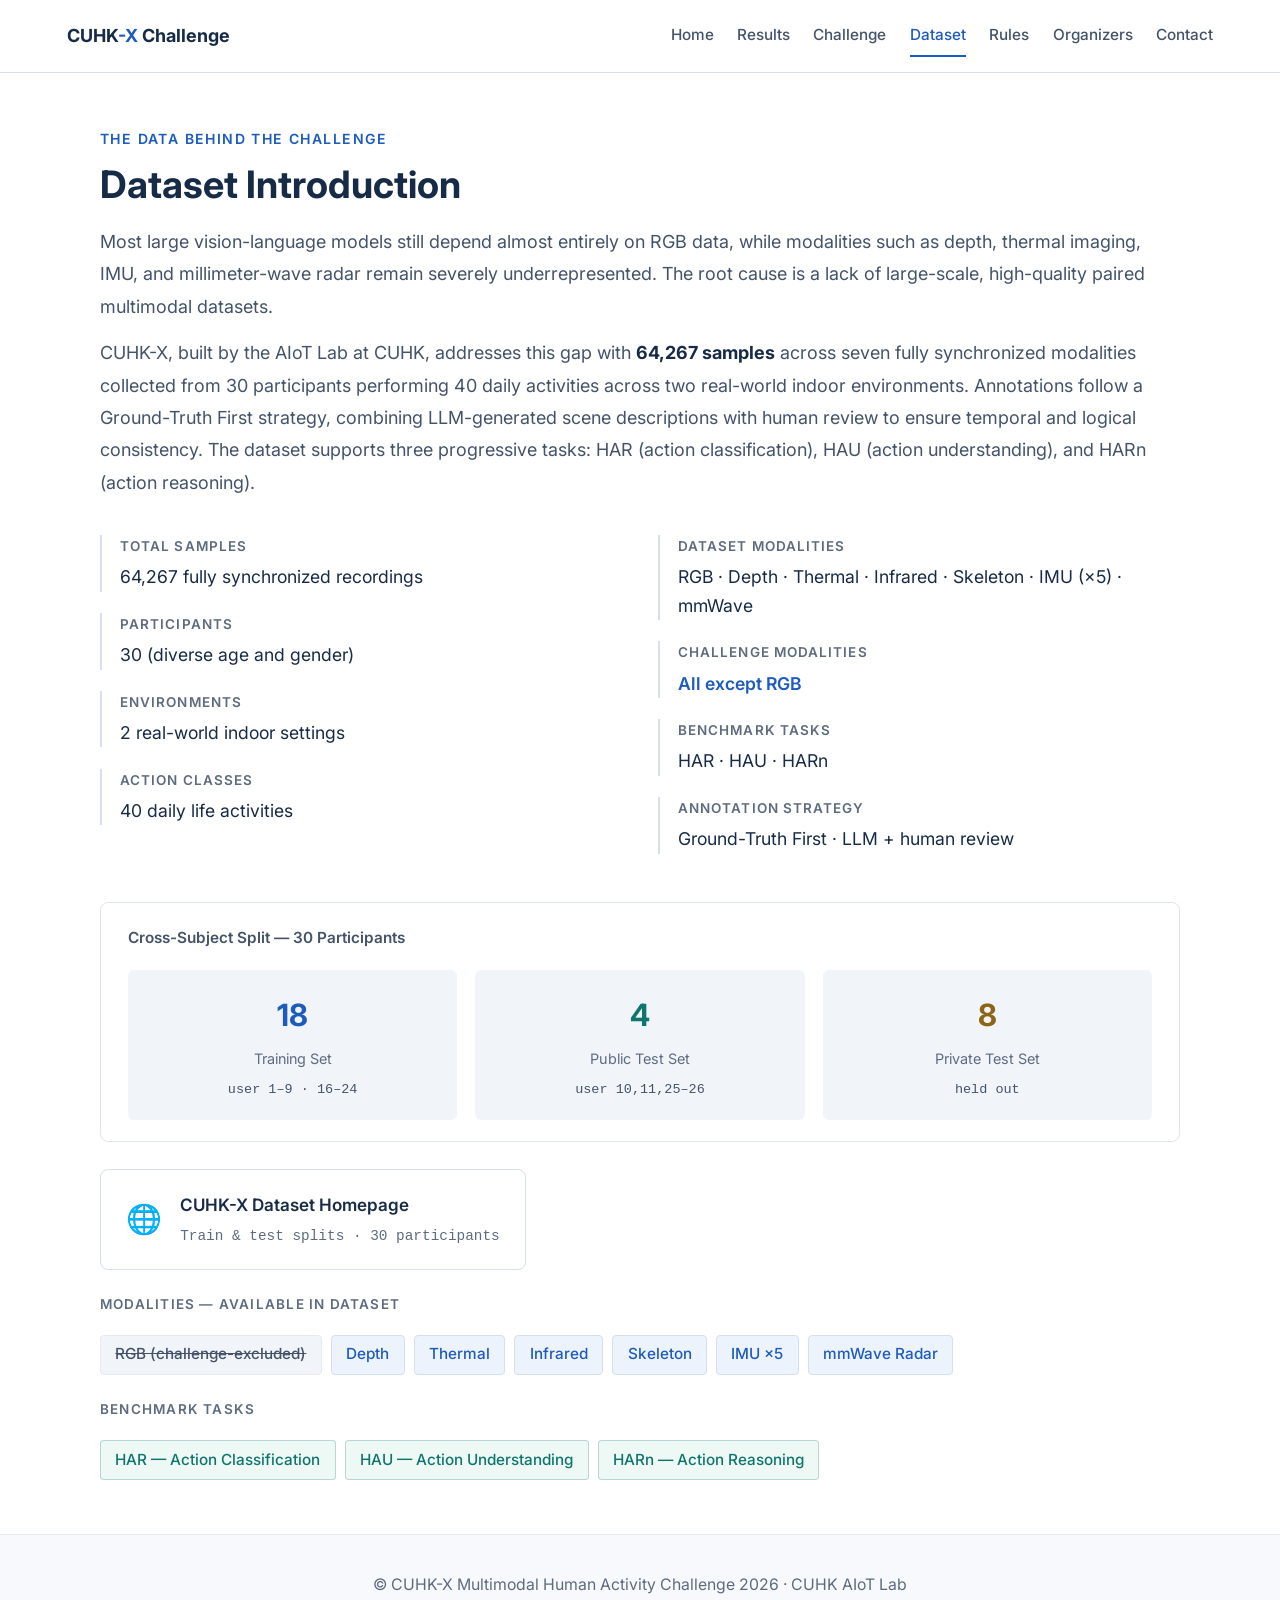
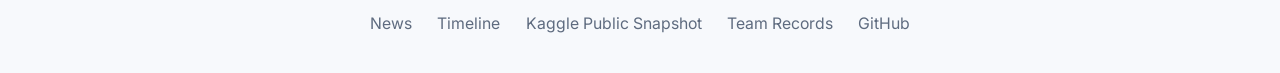
<file: dataset.html>
<!DOCTYPE html>
<html lang="en">
<head>
<meta charset="UTF-8"/>
<meta name="viewport" content="width=device-width, initial-scale=1.0"/>
<title>Dataset · CUHK-X Challenge</title>
<meta name="description" content="Dataset for the CUHK-X Multimodal Human Activity Challenge at UbiComp 2026 in Shanghai."/>
<link rel="canonical" href="https://openaiotlab.github.io/CUHK-X-Challenge/dataset.html"/>
<meta property="og:type" content="website"/>
<meta property="og:title" content="Dataset · CUHK-X Challenge"/>
<meta property="og:description" content="Dataset for the CUHK-X Multimodal Human Activity Challenge at UbiComp 2026 in Shanghai."/>
<meta property="og:url" content="https://openaiotlab.github.io/CUHK-X-Challenge/dataset.html"/>
<meta property="og:image" content="https://openaiotlab.github.io/CUHK-X-Challenge/assets/banner.png"/>
<meta property="og:image:alt" content="CUHK-X Multimodal Human Activity Challenge"/>
<meta name="twitter:card" content="summary_large_image"/>
<link rel="preconnect" href="https://fonts.googleapis.com"/>
<link rel="preconnect" href="https://fonts.gstatic.com" crossorigin/>
<link href="https://fonts.googleapis.com/css2?family=Inter:wght@300;400;500;600;700&display=swap" rel="stylesheet"/>
<link rel="stylesheet" href="assets/site.css"/>
<script src="assets/site.js" defer></script>
</head>
<body>
<a class="skip-link" href="#main-content">Skip to content</a>
<header class="site-header">
  <nav class="site-nav" aria-label="Main navigation">
    <a href="index.html" class="nav-logo">CUHK<span>-X</span> Challenge</a>
    <button type="button" class="nav-toggle" aria-controls="site-menu" aria-expanded="false" hidden>Menu</button>
    <ul class="nav-links" id="site-menu">
        <li><a href="index.html">Home</a></li>
        <li><a href="results.html">Results</a></li>
        <li><a href="competition.html">Challenge</a></li>
        <li><a href="dataset.html" class="active" aria-current="page">Dataset</a></li>
        <li><a href="rules.html">Rules</a></li>
        <li><a href="organizers.html">Organizers</a></li>
        <li><a href="contact.html">Contact</a></li>
    </ul>
  </nav>
</header>
<main id="main-content" tabindex="-1">
<section id="dataset">
  <div class="inner">
    <span class="section-tag">The data behind the challenge</span>
    <h1 class="section-title">Dataset Introduction</h1>
    <p class="section-desc">
      Most large vision-language models still depend almost entirely on RGB data, while modalities such as depth, thermal imaging, IMU, and millimeter-wave radar remain severely underrepresented. The root cause is a lack of large-scale, high-quality paired multimodal datasets.
    </p>
    <p class="section-desc" style="margin-top:0.8rem;">
      CUHK-X, built by the AIoT Lab at CUHK, addresses this gap with <strong style="color:var(--text-primary)">64,267 samples</strong> across seven fully synchronized modalities collected from 30 participants performing 40 daily activities across two real-world indoor environments. Annotations follow a Ground-Truth First strategy, combining LLM-generated scene descriptions with human review to ensure temporal and logical consistency. The dataset supports three progressive tasks: HAR (action classification), HAU (action understanding), and HARn (action reasoning).
    </p>

    <div class="ov-cols">
      <div>
        <div class="info-block">
          <dt>Total Samples</dt>
          <dd>64,267 fully synchronized recordings</dd>
        </div>
        <div class="info-block">
          <dt>Participants</dt>
          <dd>30 (diverse age and gender)</dd>
        </div>
        <div class="info-block">
          <dt>Environments</dt>
          <dd>2 real-world indoor settings</dd>
        </div>
        <div class="info-block">
          <dt>Action Classes</dt>
          <dd>40 daily life activities</dd>
        </div>
      </div>
      <div>
        <div class="info-block">
          <dt>Dataset Modalities</dt>
          <dd>RGB · Depth · Thermal · Infrared · Skeleton · IMU (×5) · mmWave</dd>
        </div>
        <div class="info-block">
          <dt>Challenge Modalities</dt>
          <dd style="color:var(--cyan);font-weight:600;">All except RGB</dd>
        </div>
        <div class="info-block">
          <dt>Benchmark Tasks</dt>
          <dd>HAR · HAU · HARn</dd>
        </div>
        <div class="info-block">
          <dt>Annotation Strategy</dt>
          <dd>Ground-Truth First · LLM + human review</dd>
        </div>
      </div>
    </div>

    <div class="split-card">
      <h4>Cross-Subject Split — 30 Participants</h4>
      <div class="split-row">
        <div class="split-item">
          <div class="sv">18</div>
          <div class="sl">Training Set</div>
          <div class="su">user 1–9 · 16–24</div>
        </div>
        <div class="split-item">
          <div class="sv" style="color:var(--teal)">4</div>
          <div class="sl">Public Test Set</div>
          <div class="su">user 10,11,25–26</div>
        </div>
        <div class="split-item">
          <div class="sv" style="color:var(--amber)">8</div>
          <div class="sl">Private Test Set</div>
          <div class="su">held out</div>
        </div>
      </div>
    </div>

    <div class="dataset-actions">
      <a href="https://openaiotlab.github.io/CUHK-X/" class="dl-btn" target="_blank" rel="noopener">
        <div class="dl-icon">🌐</div>
        <div class="dl-text">
          <strong>CUHK-X Dataset Homepage</strong>
          <span>Train &amp; test splits · 30 participants</span>
        </div>
      </a>
    </div>

    <p class="tag-label">Modalities — Available in Dataset</p>
    <div class="tag-row">
      <span class="tag tag-excluded">RGB (challenge-excluded)</span>
      <span class="tag b">Depth</span>
      <span class="tag b">Thermal</span>
      <span class="tag b">Infrared</span>
      <span class="tag b">Skeleton</span>
      <span class="tag b">IMU ×5</span>
      <span class="tag b">mmWave Radar</span>
    </div>

    <p class="tag-label">Benchmark Tasks</p>
    <div class="tag-row">
      <span class="tag t">HAR — Action Classification</span>
      <span class="tag t">HAU — Action Understanding</span>
      <span class="tag t">HARn — Action Reasoning</span>
    </div>
  </div>
</section>
</main>
<footer>
  <p>© CUHK-X Multimodal Human Activity Challenge 2026 · CUHK AIoT Lab</p>
  <p class="footer-links">
    <a href="news.html">News</a>
    <a href="timeline.html">Timeline</a>
    <a href="leaderboard.html">Kaggle Public Snapshot</a>
    <a href="registration.html">Team Records</a>
    <a href="https://github.com/openaiotlab/CUHK-X-Challenge">GitHub</a>
  </p>
</footer>
</body>
</html>
</file>
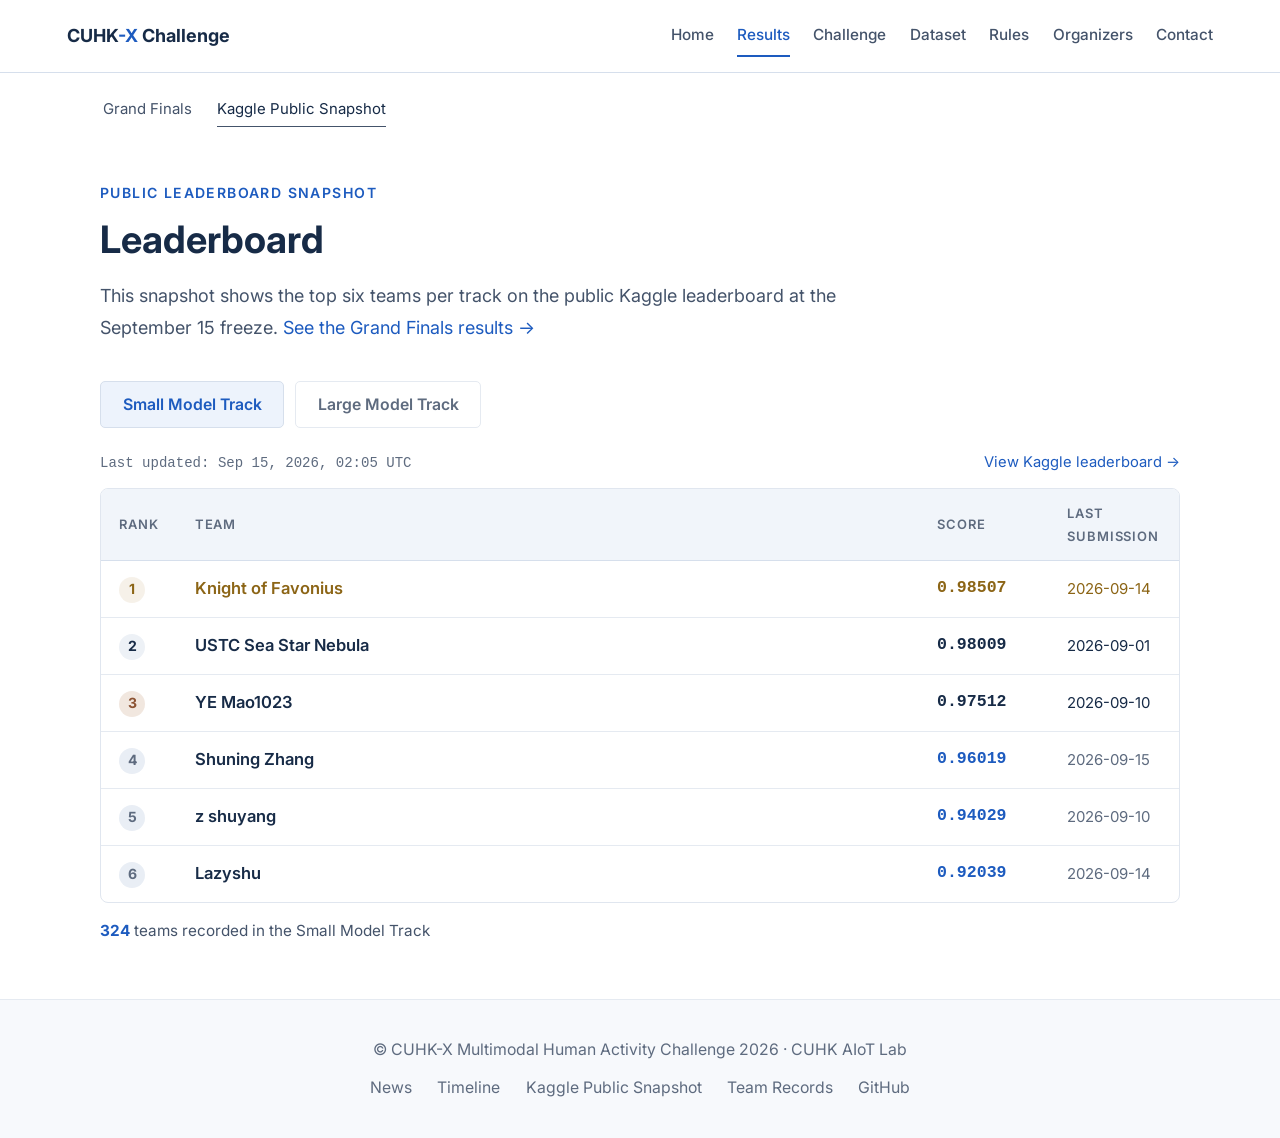
<file: leaderboard.html>
<!DOCTYPE html>
<html lang="en">
<head>
<meta charset="UTF-8"/>
<meta name="viewport" content="width=device-width, initial-scale=1.0"/>
<title>Kaggle Public Snapshot · CUHK-X Challenge</title>
<meta name="description" content="The frozen public Kaggle leaderboard snapshot from the CUHK-X Challenge online phase."/>
<link rel="canonical" href="https://openaiotlab.github.io/CUHK-X-Challenge/leaderboard.html"/>
<meta property="og:type" content="website"/>
<meta property="og:title" content="Kaggle Public Snapshot · CUHK-X Challenge"/>
<meta property="og:description" content="The frozen public Kaggle leaderboard snapshot from the CUHK-X Challenge online phase."/>
<meta property="og:url" content="https://openaiotlab.github.io/CUHK-X-Challenge/leaderboard.html"/>
<meta property="og:image" content="https://openaiotlab.github.io/CUHK-X-Challenge/assets/banner.png"/>
<meta property="og:image:alt" content="CUHK-X Multimodal Human Activity Challenge"/>
<meta name="twitter:card" content="summary_large_image"/>
<link rel="preconnect" href="https://fonts.googleapis.com"/>
<link rel="preconnect" href="https://fonts.gstatic.com" crossorigin/>
<link href="https://fonts.googleapis.com/css2?family=Inter:wght@300;400;500;600;700&display=swap" rel="stylesheet"/>
<link rel="stylesheet" href="assets/site.css"/>
<script src="assets/site.js" defer></script>
<script src="assets/leaderboard.js" defer></script>
</head>
<body>
<a class="skip-link" href="#main-content">Skip to content</a>
<header class="site-header">
  <nav class="site-nav" aria-label="Main navigation">
    <a href="index.html" class="nav-logo">CUHK<span>-X</span> Challenge</a>
    <button type="button" class="nav-toggle" aria-controls="site-menu" aria-expanded="false" hidden>Menu</button>
    <ul class="nav-links" id="site-menu">
        <li><a href="index.html">Home</a></li>
        <li><a href="results.html" class="active">Results</a></li>
        <li><a href="competition.html">Challenge</a></li>
        <li><a href="dataset.html">Dataset</a></li>
        <li><a href="rules.html">Rules</a></li>
        <li><a href="organizers.html">Organizers</a></li>
        <li><a href="contact.html">Contact</a></li>
    </ul>
  </nav>
</header>
<nav class="page-nav" aria-label="Results pages">
  <a href="results.html">Grand Finals</a>
  <a href="leaderboard.html" aria-current="page">Kaggle Public Snapshot</a>
</nav>
<main id="main-content" tabindex="-1">
<section id="leaderboard">
  <div class="inner">
    <span class="section-tag">Public Leaderboard Snapshot</span>
    <h1 class="section-title">Leaderboard</h1>
    <p class="section-desc">This snapshot shows the top six teams per track on the public Kaggle leaderboard at the September 15 freeze. <a href="results.html">See the Grand Finals results →</a></p>

    <div class="lb-tabs">
      <div class="lb-tab active" data-track="small">Small Model Track</div>
      <div class="lb-tab" data-track="large">Large Model Track</div>
    </div>

    <div class="lb-meta">
      <span class="lb-updated" id="lb-updated">Last updated: —</span>
      <a class="lb-source-link" id="lb-source-link" href="https://www.kaggle.com/" target="_blank" rel="noopener">View Kaggle leaderboard →</a>
    </div>

    <div class="lb-table-wrap">
      <table class="lb-table">
        <thead>
          <tr>
            <th style="width:72px;">Rank</th>
            <th>Team</th>
            <th style="width:130px;">Score</th>
            <th style="width:130px;">Last Submission</th>
          </tr>
        </thead>
        <tbody id="lb-body">
          <tr><td colspan="4" class="lb-empty">Loading…</td></tr>
        </tbody>
      </table>
    </div>
    <p class="lb-teamcount" id="lb-teamcount"></p>
  </div>
</section>
</main>
<footer>
  <p>© CUHK-X Multimodal Human Activity Challenge 2026 · CUHK AIoT Lab</p>
  <p class="footer-links">
    <a href="news.html">News</a>
    <a href="timeline.html">Timeline</a>
    <a href="leaderboard.html">Kaggle Public Snapshot</a>
    <a href="registration.html">Team Records</a>
    <a href="https://github.com/openaiotlab/CUHK-X-Challenge">GitHub</a>
  </p>
</footer>
</body>
</html>
</file>
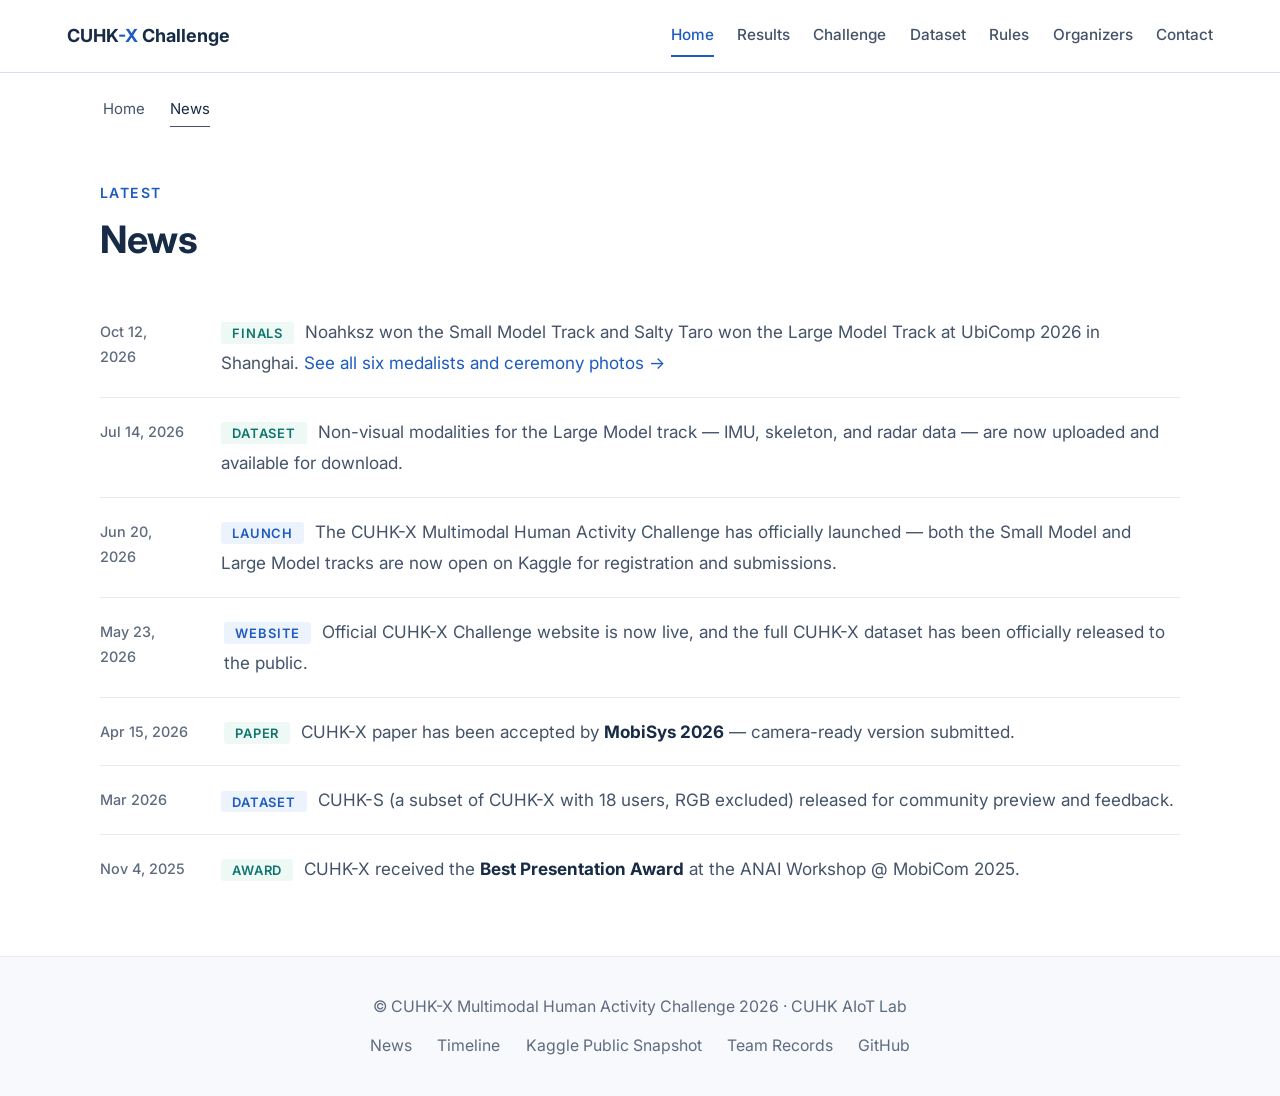
<file: news.html>
<!DOCTYPE html>
<html lang="en">
<head>
<meta charset="UTF-8"/>
<meta name="viewport" content="width=device-width, initial-scale=1.0"/>
<title>News · CUHK-X Challenge</title>
<meta name="description" content="News for the CUHK-X Multimodal Human Activity Challenge at UbiComp 2026 in Shanghai."/>
<link rel="canonical" href="https://openaiotlab.github.io/CUHK-X-Challenge/news.html"/>
<meta property="og:type" content="website"/>
<meta property="og:title" content="News · CUHK-X Challenge"/>
<meta property="og:description" content="News for the CUHK-X Multimodal Human Activity Challenge at UbiComp 2026 in Shanghai."/>
<meta property="og:url" content="https://openaiotlab.github.io/CUHK-X-Challenge/news.html"/>
<meta property="og:image" content="https://openaiotlab.github.io/CUHK-X-Challenge/assets/banner.png"/>
<meta property="og:image:alt" content="CUHK-X Multimodal Human Activity Challenge"/>
<meta name="twitter:card" content="summary_large_image"/>
<link rel="preconnect" href="https://fonts.googleapis.com"/>
<link rel="preconnect" href="https://fonts.gstatic.com" crossorigin/>
<link href="https://fonts.googleapis.com/css2?family=Inter:wght@300;400;500;600;700&display=swap" rel="stylesheet"/>
<link rel="stylesheet" href="assets/site.css"/>
<script src="assets/site.js" defer></script>
</head>
<body>
<a class="skip-link" href="#main-content">Skip to content</a>
<header class="site-header">
  <nav class="site-nav" aria-label="Main navigation">
    <a href="index.html" class="nav-logo">CUHK<span>-X</span> Challenge</a>
    <button type="button" class="nav-toggle" aria-controls="site-menu" aria-expanded="false" hidden>Menu</button>
    <ul class="nav-links" id="site-menu">
        <li><a href="index.html" class="active">Home</a></li>
        <li><a href="results.html">Results</a></li>
        <li><a href="competition.html">Challenge</a></li>
        <li><a href="dataset.html">Dataset</a></li>
        <li><a href="rules.html">Rules</a></li>
        <li><a href="organizers.html">Organizers</a></li>
        <li><a href="contact.html">Contact</a></li>
    </ul>
  </nav>
</header>
<nav class="page-nav" aria-label="Home pages">
  <a href="index.html">Home</a>
  <a href="news.html" aria-current="page">News</a>
</nav>
<main id="main-content" tabindex="-1">
<section id="news">
  <div class="inner">
    <span class="section-tag">Latest</span>
    <h1 class="section-title">News</h1>
    <div class="news-list">
      <div class="news-item">
        <div class="news-date">Oct 12, 2026</div>
        <div><span class="news-tag green">Finals</span><span class="news-text">Noahksz won the Small Model Track and Salty Taro won the Large Model Track at UbiComp 2026 in Shanghai. <a href="results.html">See all six medalists and ceremony photos →</a></span></div>
      </div>
      <div class="news-item">
        <div class="news-date">Jul 14, 2026</div>
        <div><span class="news-tag green">Dataset</span><span class="news-text">Non-visual modalities for the Large Model track — IMU, skeleton, and radar data — are now uploaded and available for download.</span></div>
      </div>
      <div class="news-item">
        <div class="news-date">Jun 20, 2026</div>
        <div><span class="news-tag">Launch</span><span class="news-text">The CUHK-X Multimodal Human Activity Challenge has officially launched — both the Small Model and Large Model tracks are now open on Kaggle for registration and submissions.</span></div>
      </div>
      <div class="news-item">
        <div class="news-date">May 23, 2026</div>
        <div><span class="news-tag">Website</span><span class="news-text">Official CUHK-X Challenge website is now live, and the full CUHK-X dataset has been officially released to the public.</span></div>
      </div>
      <div class="news-item">
        <div class="news-date">Apr 15, 2026</div>
        <div><span class="news-tag green">Paper</span><span class="news-text">CUHK-X paper has been accepted by <strong style="color:var(--text-primary)">MobiSys 2026</strong> — camera-ready version submitted.</span></div>
      </div>
      <div class="news-item">
        <div class="news-date">Mar 2026</div>
        <div><span class="news-tag">Dataset</span><span class="news-text">CUHK-S (a subset of CUHK-X with 18 users, RGB excluded) released for community preview and feedback.</span></div>
      </div>
      <div class="news-item">
        <div class="news-date">Nov 4, 2025</div>
        <div><span class="news-tag green">Award</span><span class="news-text">CUHK-X received the <strong style="color:var(--text-primary)">Best Presentation Award</strong> at the ANAI Workshop @ MobiCom 2025.</span></div>
      </div>
    </div>
  </div>
</section>
</main>
<footer>
  <p>© CUHK-X Multimodal Human Activity Challenge 2026 · CUHK AIoT Lab</p>
  <p class="footer-links">
    <a href="news.html">News</a>
    <a href="timeline.html">Timeline</a>
    <a href="leaderboard.html">Kaggle Public Snapshot</a>
    <a href="registration.html">Team Records</a>
    <a href="https://github.com/openaiotlab/CUHK-X-Challenge">GitHub</a>
  </p>
</footer>
</body>
</html>
</file>
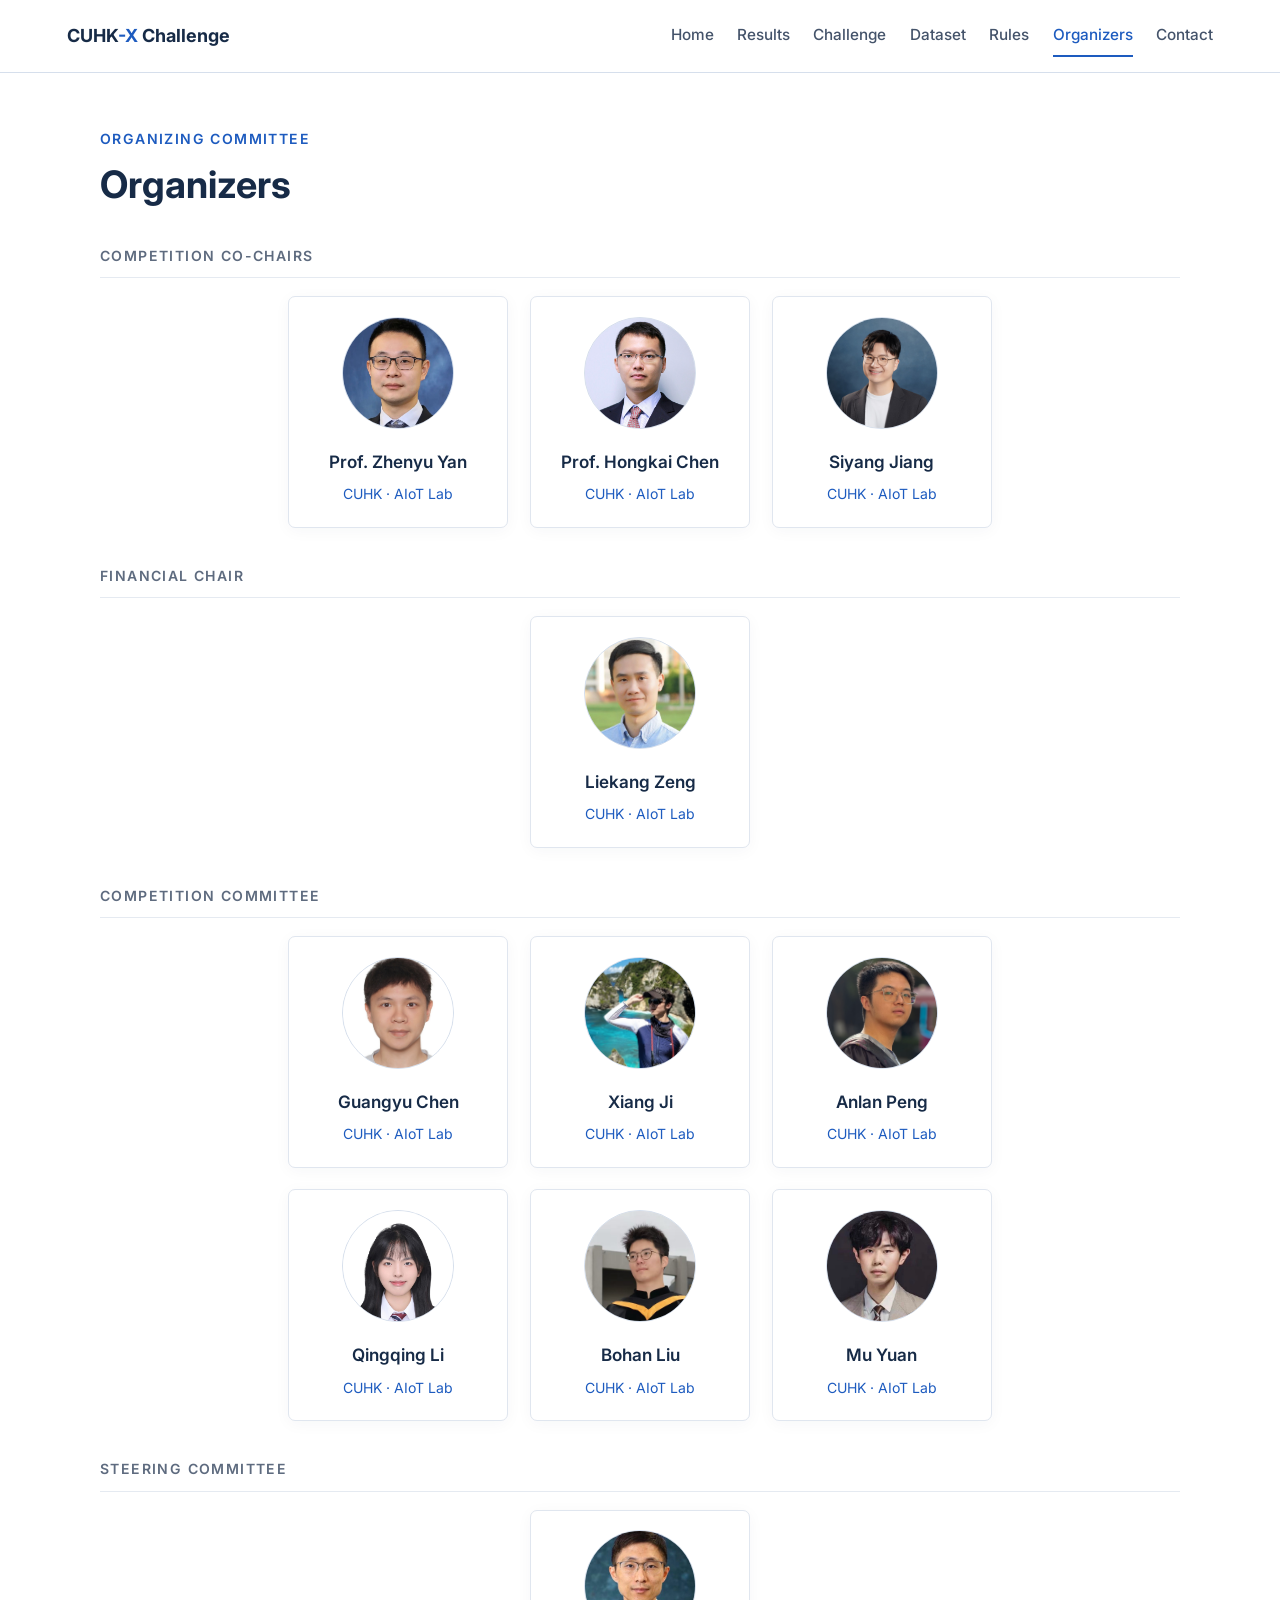
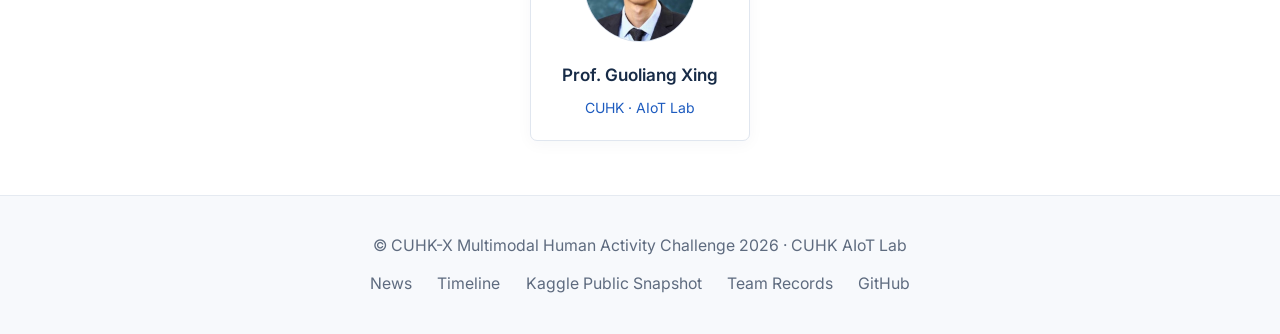
<file: organizers.html>
<!DOCTYPE html>
<html lang="en">
<head>
<meta charset="UTF-8"/>
<meta name="viewport" content="width=device-width, initial-scale=1.0"/>
<title>Organizers · CUHK-X Challenge</title>
<meta name="description" content="Organizers for the CUHK-X Multimodal Human Activity Challenge at UbiComp 2026 in Shanghai."/>
<link rel="canonical" href="https://openaiotlab.github.io/CUHK-X-Challenge/organizers.html"/>
<meta property="og:type" content="website"/>
<meta property="og:title" content="Organizers · CUHK-X Challenge"/>
<meta property="og:description" content="Organizers for the CUHK-X Multimodal Human Activity Challenge at UbiComp 2026 in Shanghai."/>
<meta property="og:url" content="https://openaiotlab.github.io/CUHK-X-Challenge/organizers.html"/>
<meta property="og:image" content="https://openaiotlab.github.io/CUHK-X-Challenge/assets/banner.png"/>
<meta property="og:image:alt" content="CUHK-X Multimodal Human Activity Challenge"/>
<meta name="twitter:card" content="summary_large_image"/>
<link rel="preconnect" href="https://fonts.googleapis.com"/>
<link rel="preconnect" href="https://fonts.gstatic.com" crossorigin/>
<link href="https://fonts.googleapis.com/css2?family=Inter:wght@300;400;500;600;700&display=swap" rel="stylesheet"/>
<link rel="stylesheet" href="assets/site.css"/>
<script src="assets/site.js" defer></script>
</head>
<body>
<a class="skip-link" href="#main-content">Skip to content</a>
<header class="site-header">
  <nav class="site-nav" aria-label="Main navigation">
    <a href="index.html" class="nav-logo">CUHK<span>-X</span> Challenge</a>
    <button type="button" class="nav-toggle" aria-controls="site-menu" aria-expanded="false" hidden>Menu</button>
    <ul class="nav-links" id="site-menu">
        <li><a href="index.html">Home</a></li>
        <li><a href="results.html">Results</a></li>
        <li><a href="competition.html">Challenge</a></li>
        <li><a href="dataset.html">Dataset</a></li>
        <li><a href="rules.html">Rules</a></li>
        <li><a href="organizers.html" class="active" aria-current="page">Organizers</a></li>
        <li><a href="contact.html">Contact</a></li>
    </ul>
  </nav>
</header>
<main id="main-content" tabindex="-1">
<section id="organizers">
  <div class="inner">
    <span class="section-tag">Organizing Committee</span>
    <h1 class="section-title">Organizers</h1>
    <div class="org-group">
      <div class="org-group-title">Competition Co-Chairs</div>
      <div class="org-grid">
        <div class="org-card">
          <div class="org-av"><img src="photos/Zhenyu_Yan.jpg" alt="Zhenyu Yan"/></div>
          <div class="org-name">Prof. Zhenyu Yan</div>
          <div class="org-affil">CUHK · AIoT Lab</div>
        </div>
        <div class="org-card">
          <div class="org-av"><img src="photos/Hongkai_Chen.jpg" alt="Hongkai Chen"/></div>
          <div class="org-name">Prof. Hongkai Chen</div>
          <div class="org-affil">CUHK · AIoT Lab</div>
        </div>
        <div class="org-card">
          <div class="org-av"><img src="photos/Siyang_Jiang_Homepage.jpg" alt="Siyang Jiang" width="1200" height="1200"/></div>
          <div class="org-name">Siyang Jiang</div>
          <div class="org-affil">CUHK · AIoT Lab</div>
        </div>
      </div>
    </div>
    <div class="org-group" style="margin-top:2rem;">
      <div class="org-group-title">Financial Chair</div>
      <div class="org-grid">
        <div class="org-card">
          <div class="org-av"><img src="photos/LieKang_Zeng.jpg" alt="Liekang Zeng" style="transform: scale(1.1) translate(2%, 5%);"/></div>
          <div class="org-name">Liekang Zeng</div>
          <div class="org-affil">CUHK · AIoT Lab</div>
        </div>
      </div>
    </div>
    <div class="org-group" style="margin-top:2rem;">
      <div class="org-group-title">Competition Committee</div>
      <div class="org-grid org-grid--3">
        <div class="org-card">
          <div class="org-av"><img src="photos/Guangyu_Chen.jpg" alt="Guangyu Chen"/></div>
          <div class="org-name">Guangyu Chen</div>
          <div class="org-affil">CUHK · AIoT Lab</div>
        </div>
        <div class="org-card">
          <div class="org-av"><img src="photos/Xiang_Ji.jpg" alt="Xiang Ji"/></div>
          <div class="org-name">Xiang Ji</div>
          <div class="org-affil">CUHK · AIoT Lab</div>
        </div>
        <div class="org-card">
          <div class="org-av"><img src="photos/Anlan_Peng.jpg" alt="Anlan Peng"/></div>
          <div class="org-name">Anlan Peng</div>
          <div class="org-affil">CUHK · AIoT Lab</div>
        </div>
        <div class="org-card">
          <div class="org-av"><img src="photos/Qingqing_Li.jpg" alt="Qingqing Li"/></div>
          <div class="org-name">Qingqing Li</div>
          <div class="org-affil">CUHK · AIoT Lab</div>
        </div>
        <div class="org-card">
          <div class="org-av"><img src="photos/Bohan_Liu.jpg" alt="Bohan Liu"/></div>
          <div class="org-name">Bohan Liu</div>
          <div class="org-affil">CUHK · AIoT Lab</div>
        </div>
        <div class="org-card">
          <div class="org-av"><img src="photos/Mu_Yuan.jpg" alt="Mu Yuan"/></div>
          <div class="org-name">Mu Yuan</div>
          <div class="org-affil">CUHK · AIoT Lab</div>
        </div>
      </div>
    </div>
    <div class="org-group" style="margin-top:2rem;">
      <div class="org-group-title">Steering Committee</div>
      <div class="org-grid">
        <div class="org-card">
          <div class="org-av"><img src="photos/Guoliang_Xing.jpg" alt="Guoliang Xing"/></div>
          <div class="org-name">Prof. Guoliang Xing</div>
          <div class="org-affil">CUHK · AIoT Lab</div>
        </div>
      </div>
    </div>
  </div>
</section>
</main>
<footer>
  <p>© CUHK-X Multimodal Human Activity Challenge 2026 · CUHK AIoT Lab</p>
  <p class="footer-links">
    <a href="news.html">News</a>
    <a href="timeline.html">Timeline</a>
    <a href="leaderboard.html">Kaggle Public Snapshot</a>
    <a href="registration.html">Team Records</a>
    <a href="https://github.com/openaiotlab/CUHK-X-Challenge">GitHub</a>
  </p>
</footer>
</body>
</html>
</file>
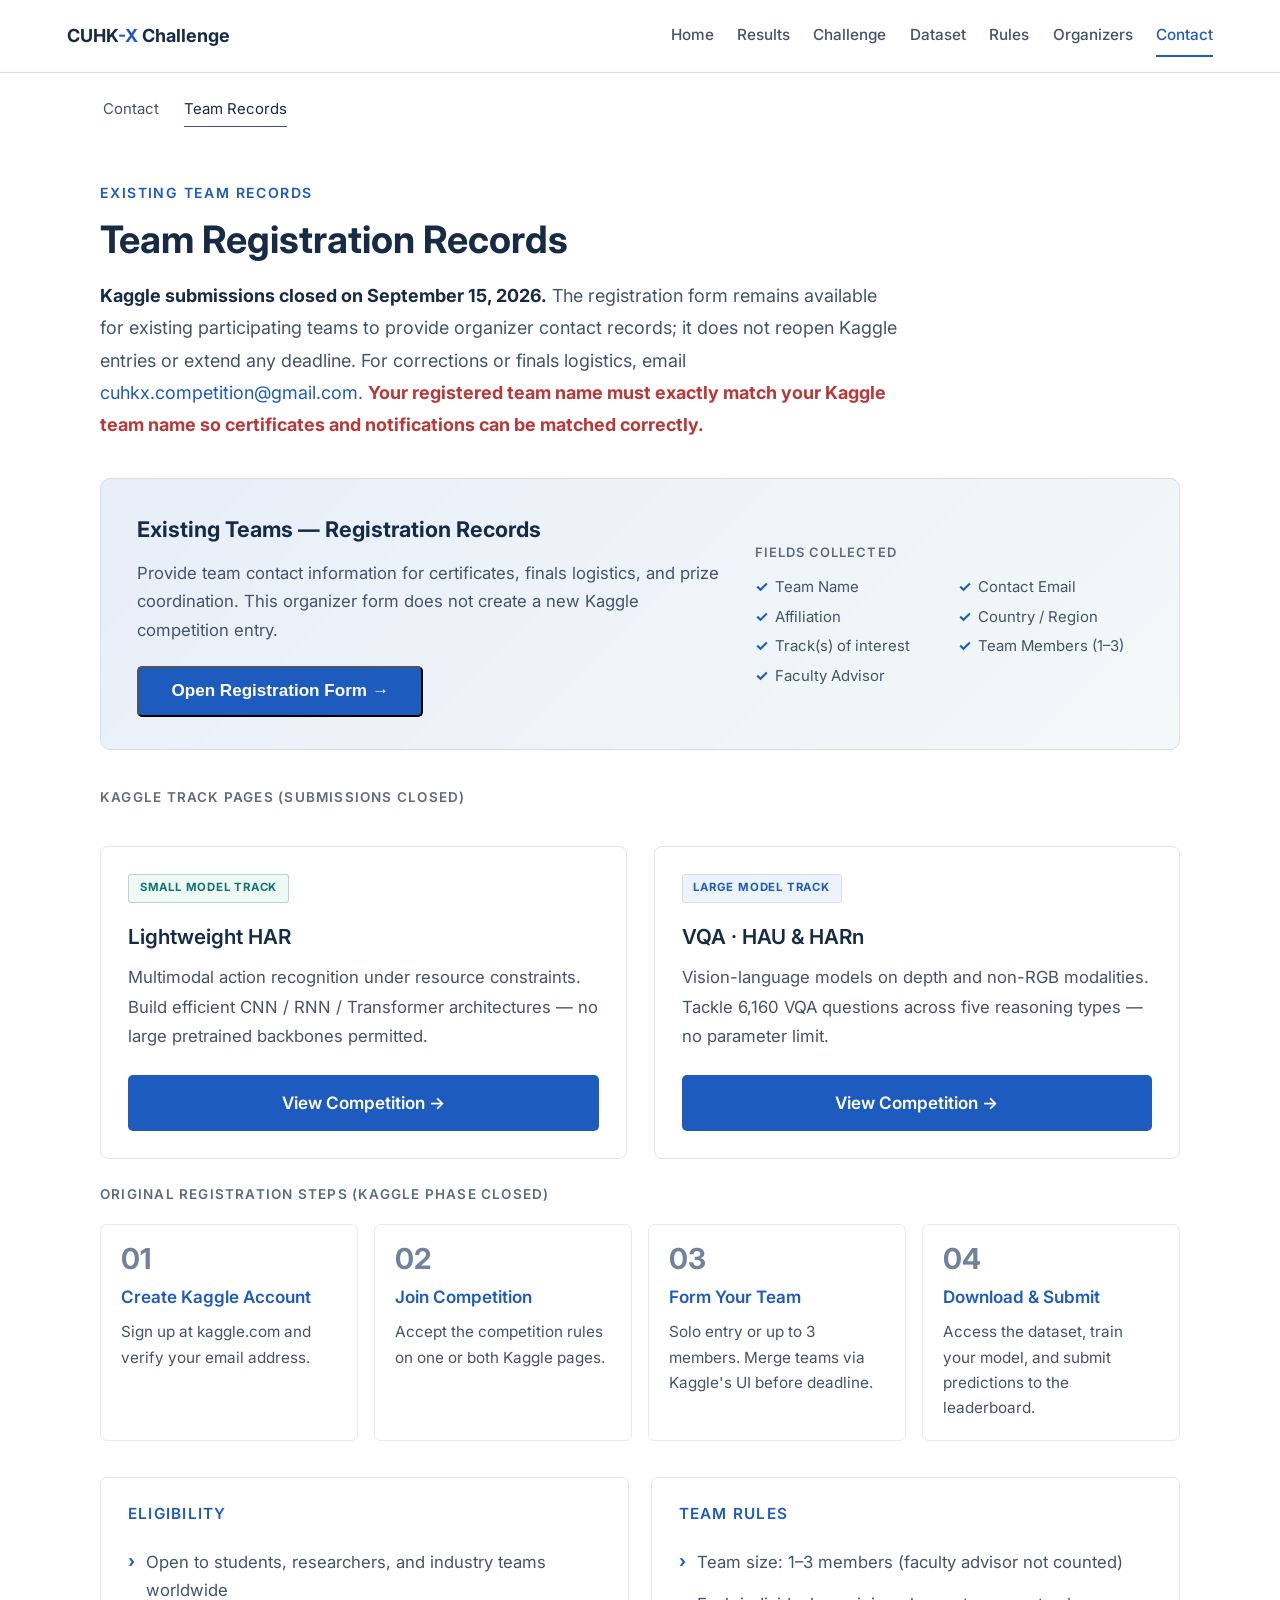
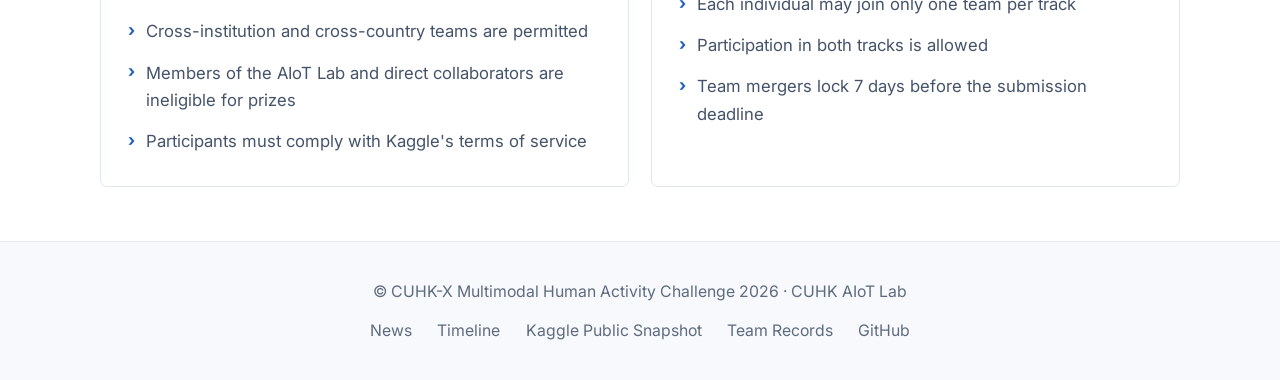
<file: registration.html>
<!DOCTYPE html>
<html lang="en">
<head>
<meta charset="UTF-8"/>
<meta name="viewport" content="width=device-width, initial-scale=1.0"/>
<title>Team Registration Records · CUHK-X Challenge</title>
<meta name="description" content="Organizer contact records for existing CUHK-X Challenge teams."/>
<link rel="canonical" href="https://openaiotlab.github.io/CUHK-X-Challenge/registration.html"/>
<meta property="og:type" content="website"/>
<meta property="og:title" content="Team Registration Records · CUHK-X Challenge"/>
<meta property="og:description" content="Organizer contact records for existing CUHK-X Challenge teams."/>
<meta property="og:url" content="https://openaiotlab.github.io/CUHK-X-Challenge/registration.html"/>
<meta property="og:image" content="https://openaiotlab.github.io/CUHK-X-Challenge/assets/banner.png"/>
<meta property="og:image:alt" content="CUHK-X Multimodal Human Activity Challenge"/>
<meta name="twitter:card" content="summary_large_image"/>
<link rel="preconnect" href="https://fonts.googleapis.com"/>
<link rel="preconnect" href="https://fonts.gstatic.com" crossorigin/>
<link href="https://fonts.googleapis.com/css2?family=Inter:wght@300;400;500;600;700&display=swap" rel="stylesheet"/>
<link rel="stylesheet" href="assets/site.css"/>
<script src="assets/site.js" defer></script>
<script src="assets/registration.js" defer></script>
</head>
<body>
<a class="skip-link" href="#main-content">Skip to content</a>
<header class="site-header">
  <nav class="site-nav" aria-label="Main navigation">
    <a href="index.html" class="nav-logo">CUHK<span>-X</span> Challenge</a>
    <button type="button" class="nav-toggle" aria-controls="site-menu" aria-expanded="false" hidden>Menu</button>
    <ul class="nav-links" id="site-menu">
        <li><a href="index.html">Home</a></li>
        <li><a href="results.html">Results</a></li>
        <li><a href="competition.html">Challenge</a></li>
        <li><a href="dataset.html">Dataset</a></li>
        <li><a href="rules.html">Rules</a></li>
        <li><a href="organizers.html">Organizers</a></li>
        <li><a href="contact.html" class="active">Contact</a></li>
    </ul>
  </nav>
</header>
<nav class="page-nav" aria-label="Contact pages">
  <a href="contact.html">Contact</a>
  <a href="registration.html" aria-current="page">Team Records</a>
</nav>
<main id="main-content" tabindex="-1">
<section id="registration">
  <div class="inner">
    <span class="section-tag">Existing Team Records</span>
    <h1 class="section-title">Team Registration Records</h1>
    <p class="section-desc"><strong style="color:var(--text-primary)">Kaggle submissions closed on September 15, 2026.</strong> The registration form remains available for existing participating teams to provide organizer contact records; it does not reopen Kaggle entries or extend any deadline. For corrections or finals logistics, email <a href="mailto:cuhkx.competition@gmail.com">cuhkx.competition@gmail.com</a>. <strong style="color:var(--red)">Your registered team name must exactly match your Kaggle team name so certificates and notifications can be matched correctly.</strong></p>

    <div class="prereg-card">
      <div class="prereg-left">
        <h3>Existing Teams — Registration Records</h3>
        <p>Provide team contact information for certificates, finals logistics, and prize coordination. This organizer form does not create a new Kaggle competition entry.</p>
        <button type="button" class="btn-p prereg-cta" id="prereg-open">Open Registration Form →</button>
      </div>
      <div class="prereg-right">
        <div class="prereg-fields-label">Fields collected</div>
        <ul class="prereg-fields-list">
          <li>Team Name</li>
          <li>Contact Email</li>
          <li>Affiliation</li>
          <li>Country / Region</li>
          <li>Track(s) of interest</li>
          <li>Team Members (1–3)</li>
          <li>Faculty Advisor</li>
        </ul>
      </div>
    </div>

    <p class="tag-label" style="margin-top:2rem;">Kaggle track pages (submissions closed)</p>
    <div class="reg-tracks">
      <div class="reg-track-card">
        <span class="reg-tag sm">Small Model Track</span>
        <h3>Lightweight HAR</h3>
        <p>Multimodal action recognition under resource constraints. Build efficient CNN / RNN / Transformer architectures — no large pretrained backbones permitted.</p>
        <a href="https://www.kaggle.com/competitions/cuhk-x-competition-small-model-track" class="btn-p reg-btn" target="_blank" rel="noopener">View Competition →</a>
      </div>
      <div class="reg-track-card">
        <span class="reg-tag lm">Large Model Track</span>
        <h3>VQA · HAU &amp; HARn</h3>
        <p>Vision-language models on depth and non-RGB modalities. Tackle 6,160 VQA questions across five reasoning types — no parameter limit.</p>
        <a href="https://www.kaggle.com/competitions/cuhk-x-competition-large-model-track" class="btn-p reg-btn" target="_blank" rel="noopener">View Competition →</a>
      </div>
    </div>

    <p class="tag-label">Original Registration Steps (Kaggle Phase Closed)</p>
    <div class="reg-steps">
      <div class="reg-step">
        <div class="reg-step-n">01</div>
        <h4>Create Kaggle Account</h4>
        <p>Sign up at kaggle.com and verify your email address.</p>
      </div>
      <div class="reg-step">
        <div class="reg-step-n">02</div>
        <h4>Join Competition</h4>
        <p>Accept the competition rules on one or both Kaggle pages.</p>
      </div>
      <div class="reg-step">
        <div class="reg-step-n">03</div>
        <h4>Form Your Team</h4>
        <p>Solo entry or up to 3 members. Merge teams via Kaggle's UI before deadline.</p>
      </div>
      <div class="reg-step">
        <div class="reg-step-n">04</div>
        <h4>Download &amp; Submit</h4>
        <p>Access the dataset, train your model, and submit predictions to the leaderboard.</p>
      </div>
    </div>

    <div class="reg-info">
      <div class="reg-info-block">
        <h4>Eligibility</h4>
        <ul>
          <li>Open to students, researchers, and industry teams worldwide</li>
          <li>Cross-institution and cross-country teams are permitted</li>
          <li>Members of the AIoT Lab and direct collaborators are ineligible for prizes</li>
          <li>Participants must comply with Kaggle's terms of service</li>
        </ul>
      </div>
      <div class="reg-info-block">
        <h4>Team Rules</h4>
        <ul>
          <li>Team size: 1–3 members (faculty advisor not counted)</li>
          <li>Each individual may join only one team per track</li>
          <li>Participation in both tracks is allowed</li>
          <li>Team mergers lock 7 days before the submission deadline</li>
        </ul>
      </div>
    </div>
  </div>
</section>
</main>
<!-- REGISTRATION MODAL -->
<div class="modal-backdrop" id="reg-modal" role="dialog" aria-modal="true" aria-labelledby="reg-modal-title">
  <div class="modal">
    <button type="button" class="modal-close" id="reg-modal-close" aria-label="Close">×</button>
    <h3 id="reg-modal-title">Team Registration</h3>
    <p class="modal-sub">Existing team records only · Kaggle submissions closed September 15, 2026. This form does not reopen entries.</p>

    <form id="reg-form">
      <div class="form-row">
        <label>Team Name<span class="req">*</span></label>
        <input type="text" name="team_name" required maxlength="100" placeholder="e.g. Depth Wizards"/>
      </div>

      <div class="form-row">
        <label>Contact Email<span class="req">*</span></label>
        <input type="email" name="leader_email" required placeholder="We'll use this to reach your team"/>
      </div>

      <div class="form-row two-col">
        <div>
          <label>Affiliation<span class="req">*</span></label>
          <input type="text" name="affiliation" required placeholder="University or Company" maxlength="120"/>
        </div>
        <div>
          <label>Country / Region<span class="req">*</span></label>
          <input type="text" name="country" required maxlength="60"/>
        </div>
      </div>

      <div class="form-row">
        <label>Track(s) of Interest<span class="req">*</span></label>
        <div class="checkbox-group">
          <label><input type="checkbox" name="track_small" value="Small"/> Small Model Track (HAR)</label>
          <label><input type="checkbox" name="track_large" value="Large"/> Large Model Track (VQA)</label>
        </div>
        <div class="helper">Select at least one track. You may register for both.</div>
      </div>

      <div class="form-row">
        <label>Team Members<span class="req">*</span></label>
        <div id="members-list">
          <div class="member-input">
            <input type="text" name="member" required placeholder="Member 1 (team leader)" maxlength="80"/>
          </div>
        </div>
        <button type="button" class="add-member-btn" id="add-member-btn">+ Add team member</button>
        <div class="helper">Up to 3 members per team (faculty advisor not counted). The first member is treated as the team leader.</div>
      </div>

      <div class="form-row">
        <label>Faculty Advisor <span style="color:var(--text-muted);font-weight:400;">(if student team, optional)</span></label>
        <input type="text" name="advisor" maxlength="80"/>
      </div>

      <div class="form-row">
  <div class="checkbox-group">
    <label class="agree-label">
      <input type="checkbox" name="agree" required />

      <span class="agree-text">
        I agree to comply with the competition rules and Kaggle Terms of Service.
        <br />
        Please read the detailed clauses here:
        <a
          href="Rule/IP_CLAUSES_BILINGUAL.pdf"
          target="_blank"
          rel="noopener noreferrer"
          class="rules-link"
        >
          IP Clauses and Competition Terms
        </a>
        <span class="req">*</span>
      </span>
    </label>
  </div>
</div>

      <div class="form-actions">
        <button type="submit" class="btn-p" id="reg-submit">Submit Registration</button>
        <span class="form-status" id="reg-status"></span>
      </div>
    </form>
  </div>
</div>

<footer>
  <p>© CUHK-X Multimodal Human Activity Challenge 2026 · CUHK AIoT Lab</p>
  <p class="footer-links">
    <a href="news.html">News</a>
    <a href="timeline.html">Timeline</a>
    <a href="leaderboard.html">Kaggle Public Snapshot</a>
    <a href="registration.html">Team Records</a>
    <a href="https://github.com/openaiotlab/CUHK-X-Challenge">GitHub</a>
  </p>
</footer>
</body>
</html>
</file>
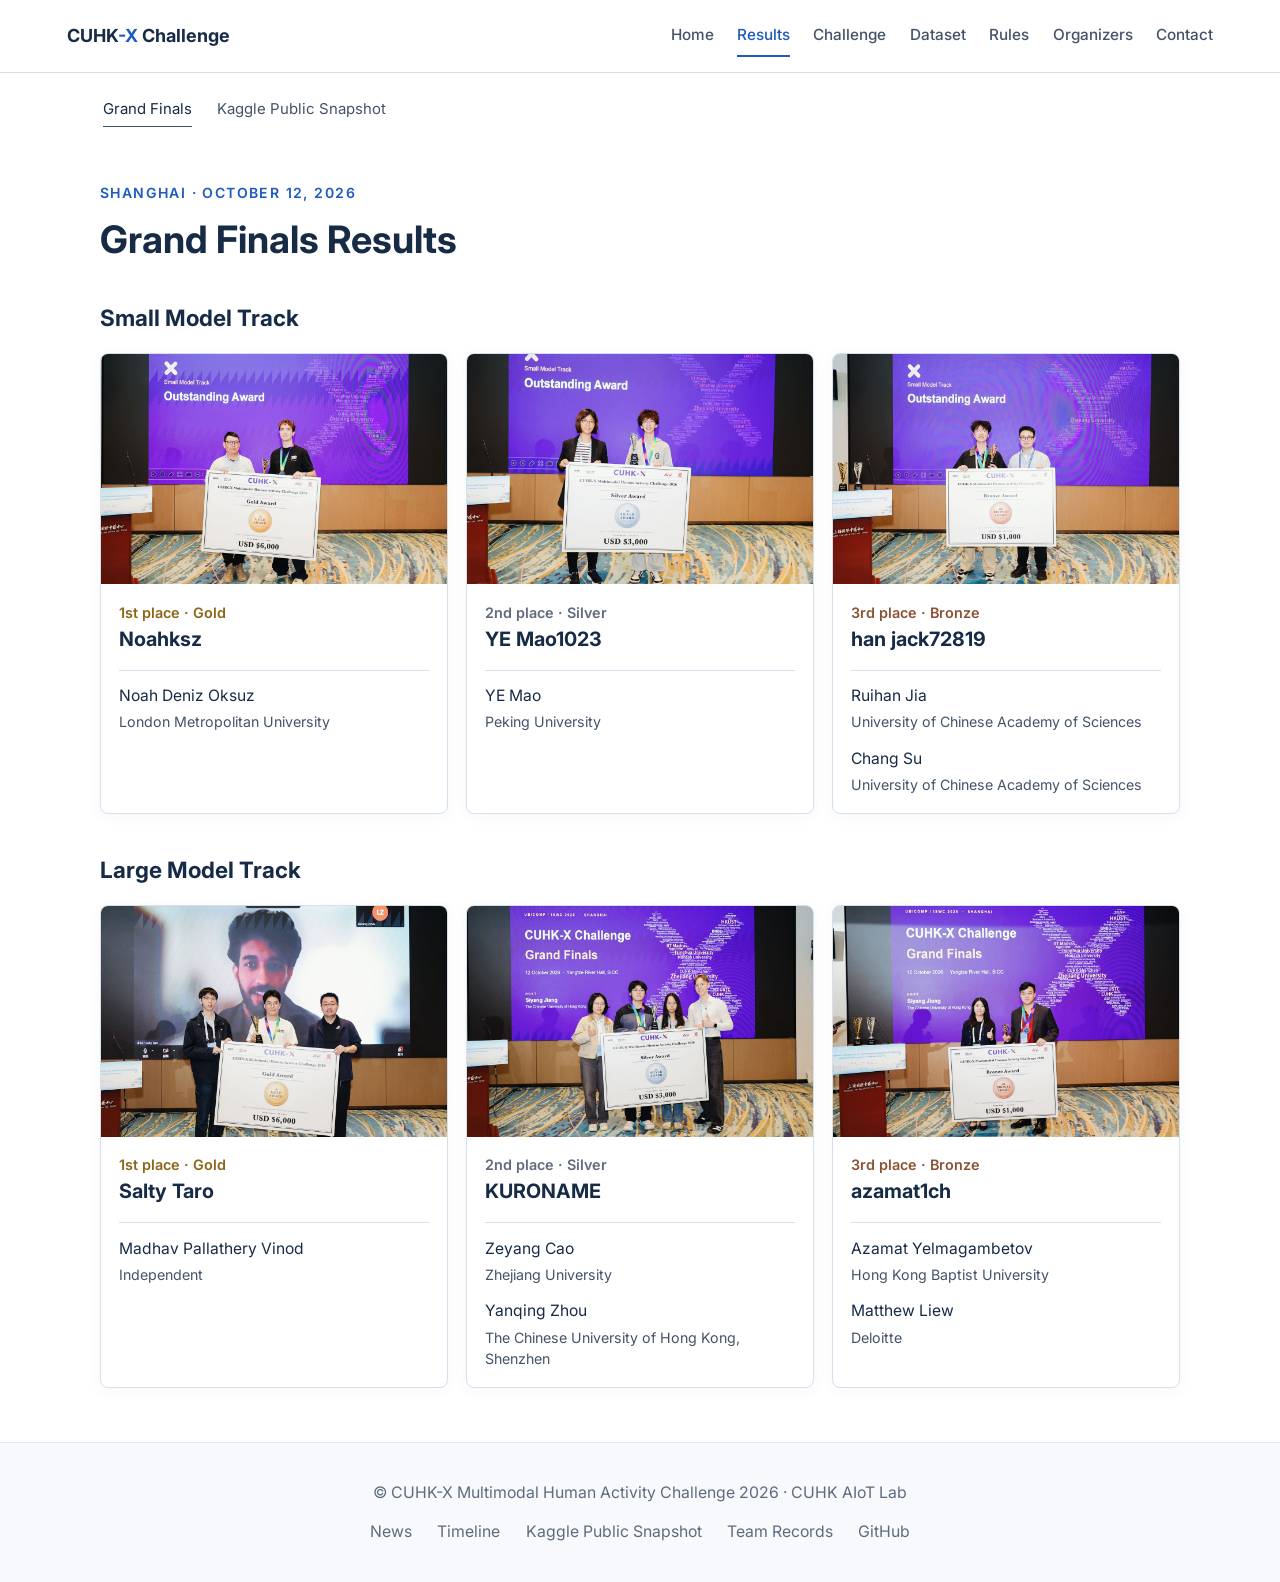
<file: results.html>
<!DOCTYPE html>
<html lang="en">
<head>
<meta charset="UTF-8"/>
<meta name="viewport" content="width=device-width, initial-scale=1.0"/>
<title>Grand Finals Results · CUHK-X Challenge</title>
<meta name="description" content="Gold, silver, and bronze winners of the CUHK-X 2026 Small and Large Model Tracks, with team members, affiliations, and awards ceremony photos."/>
<link rel="canonical" href="https://openaiotlab.github.io/CUHK-X-Challenge/results.html"/>
<meta property="og:type" content="website"/>
<meta property="og:title" content="Grand Finals Results · CUHK-X Challenge"/>
<meta property="og:description" content="Gold, silver, and bronze winners of the CUHK-X 2026 Small and Large Model Tracks, with team members, affiliations, and awards ceremony photos."/>
<meta property="og:url" content="https://openaiotlab.github.io/CUHK-X-Challenge/results.html"/>
<meta property="og:image" content="https://openaiotlab.github.io/CUHK-X-Challenge/assets/banner.png"/>
<meta property="og:image:alt" content="CUHK-X Multimodal Human Activity Challenge"/>
<meta name="twitter:card" content="summary_large_image"/>
<link rel="preconnect" href="https://fonts.googleapis.com"/>
<link rel="preconnect" href="https://fonts.gstatic.com" crossorigin/>
<link href="https://fonts.googleapis.com/css2?family=Inter:wght@300;400;500;600;700&display=swap" rel="stylesheet"/>
<link rel="stylesheet" href="assets/site.css"/>
<script src="assets/site.js" defer></script>
</head>
<body>
<a class="skip-link" href="#main-content">Skip to content</a>
<header class="site-header">
  <nav class="site-nav" aria-label="Main navigation">
    <a href="index.html" class="nav-logo">CUHK<span>-X</span> Challenge</a>
    <button type="button" class="nav-toggle" aria-controls="site-menu" aria-expanded="false" hidden>Menu</button>
    <ul class="nav-links" id="site-menu">
        <li><a href="index.html">Home</a></li>
        <li><a href="results.html" class="active" aria-current="page">Results</a></li>
        <li><a href="competition.html">Challenge</a></li>
        <li><a href="dataset.html">Dataset</a></li>
        <li><a href="rules.html">Rules</a></li>
        <li><a href="organizers.html">Organizers</a></li>
        <li><a href="contact.html">Contact</a></li>
    </ul>
  </nav>
</header>
<nav class="page-nav" aria-label="Results pages">
  <a href="results.html" aria-current="page">Grand Finals</a>
  <a href="leaderboard.html">Kaggle Public Snapshot</a>
</nav>
<main id="main-content" tabindex="-1">
<section id="results">
  <div class="inner">
    <span class="section-tag">Shanghai · October 12, 2026</span>
    <h1 class="section-title">Grand Finals Results</h1>
    <div class="results-track">
      <h2>Small Model Track</h2>
      <div class="results-podium">
        <figure>
          <a href="assets/results/small-gold.jpg"><img src="assets/results/small-gold.jpg" width="1200" height="800" loading="lazy" alt="Gold award presentation for Noahksz in the Small Model Track"></a>
          <figcaption><span class="result-place gold">1st place · Gold</span><strong>Noahksz</strong>
            <ul class="winner-members">
              <li><span class="member-name">Noah Deniz Oksuz</span><span class="member-affiliation">London Metropolitan University</span></li>
            </ul>
          </figcaption>
        </figure>
        <figure>
          <a href="assets/results/small-silver.jpg"><img src="assets/results/small-silver.jpg" width="1200" height="800" loading="lazy" alt="Silver award presentation for YE Mao1023 in the Small Model Track"></a>
          <figcaption><span class="result-place silver">2nd place · Silver</span><strong>YE Mao1023</strong>
            <ul class="winner-members">
              <li><span class="member-name">YE Mao</span><span class="member-affiliation">Peking University</span></li>
            </ul>
          </figcaption>
        </figure>
        <figure>
          <a href="assets/results/small-bronze.jpg"><img src="assets/results/small-bronze.jpg" width="1200" height="800" loading="lazy" alt="Bronze award presentation for han jack72819 in the Small Model Track"></a>
          <figcaption><span class="result-place bronze">3rd place · Bronze</span><strong>han jack72819</strong>
            <ul class="winner-members">
              <li><span class="member-name">Ruihan Jia</span><span class="member-affiliation">University of Chinese Academy of Sciences</span></li>
              <li><span class="member-name">Chang Su</span><span class="member-affiliation">University of Chinese Academy of Sciences</span></li>
            </ul>
          </figcaption>
        </figure>
      </div>
    </div>
    <div class="results-track">
      <h2>Large Model Track</h2>
      <div class="results-podium">
        <figure>
          <a href="assets/results/large-gold.jpg"><img src="assets/results/large-gold.jpg" width="1200" height="800" loading="lazy" alt="Gold award presentation for Salty Taro in the Large Model Track"></a>
          <figcaption><span class="result-place gold">1st place · Gold</span><strong>Salty Taro</strong>
            <ul class="winner-members">
              <li><span class="member-name">Madhav Pallathery Vinod</span><span class="member-affiliation">Independent</span></li>
            </ul>
          </figcaption>
        </figure>
        <figure>
          <a href="assets/results/large-silver.jpg"><img src="assets/results/large-silver.jpg" width="1200" height="800" loading="lazy" alt="Silver award presentation for KURONAME in the Large Model Track"></a>
          <figcaption><span class="result-place silver">2nd place · Silver</span><strong>KURONAME</strong>
            <ul class="winner-members">
              <li><span class="member-name">Zeyang Cao</span><span class="member-affiliation">Zhejiang University</span></li>
              <li><span class="member-name">Yanqing Zhou</span><span class="member-affiliation">The Chinese University of Hong Kong, Shenzhen</span></li>
            </ul>
          </figcaption>
        </figure>
        <figure>
          <a href="assets/results/large-bronze.jpg"><img src="assets/results/large-bronze.jpg" width="1200" height="800" loading="lazy" alt="Bronze award presentation for azamat1ch in the Large Model Track"></a>
          <figcaption><span class="result-place bronze">3rd place · Bronze</span><strong>azamat1ch</strong>
            <ul class="winner-members">
              <li><span class="member-name">Azamat Yelmagambetov</span><span class="member-affiliation">Hong Kong Baptist University</span></li>
              <li><span class="member-name">Matthew Liew</span><span class="member-affiliation">Deloitte</span></li>
            </ul>
          </figcaption>
        </figure>
      </div>
    </div>
  </div>
</section>
</main>
<footer>
  <p>© CUHK-X Multimodal Human Activity Challenge 2026 · CUHK AIoT Lab</p>
  <p class="footer-links">
    <a href="news.html">News</a>
    <a href="timeline.html">Timeline</a>
    <a href="leaderboard.html">Kaggle Public Snapshot</a>
    <a href="registration.html">Team Records</a>
    <a href="https://github.com/openaiotlab/CUHK-X-Challenge">GitHub</a>
  </p>
</footer>
</body>
</html>
</file>
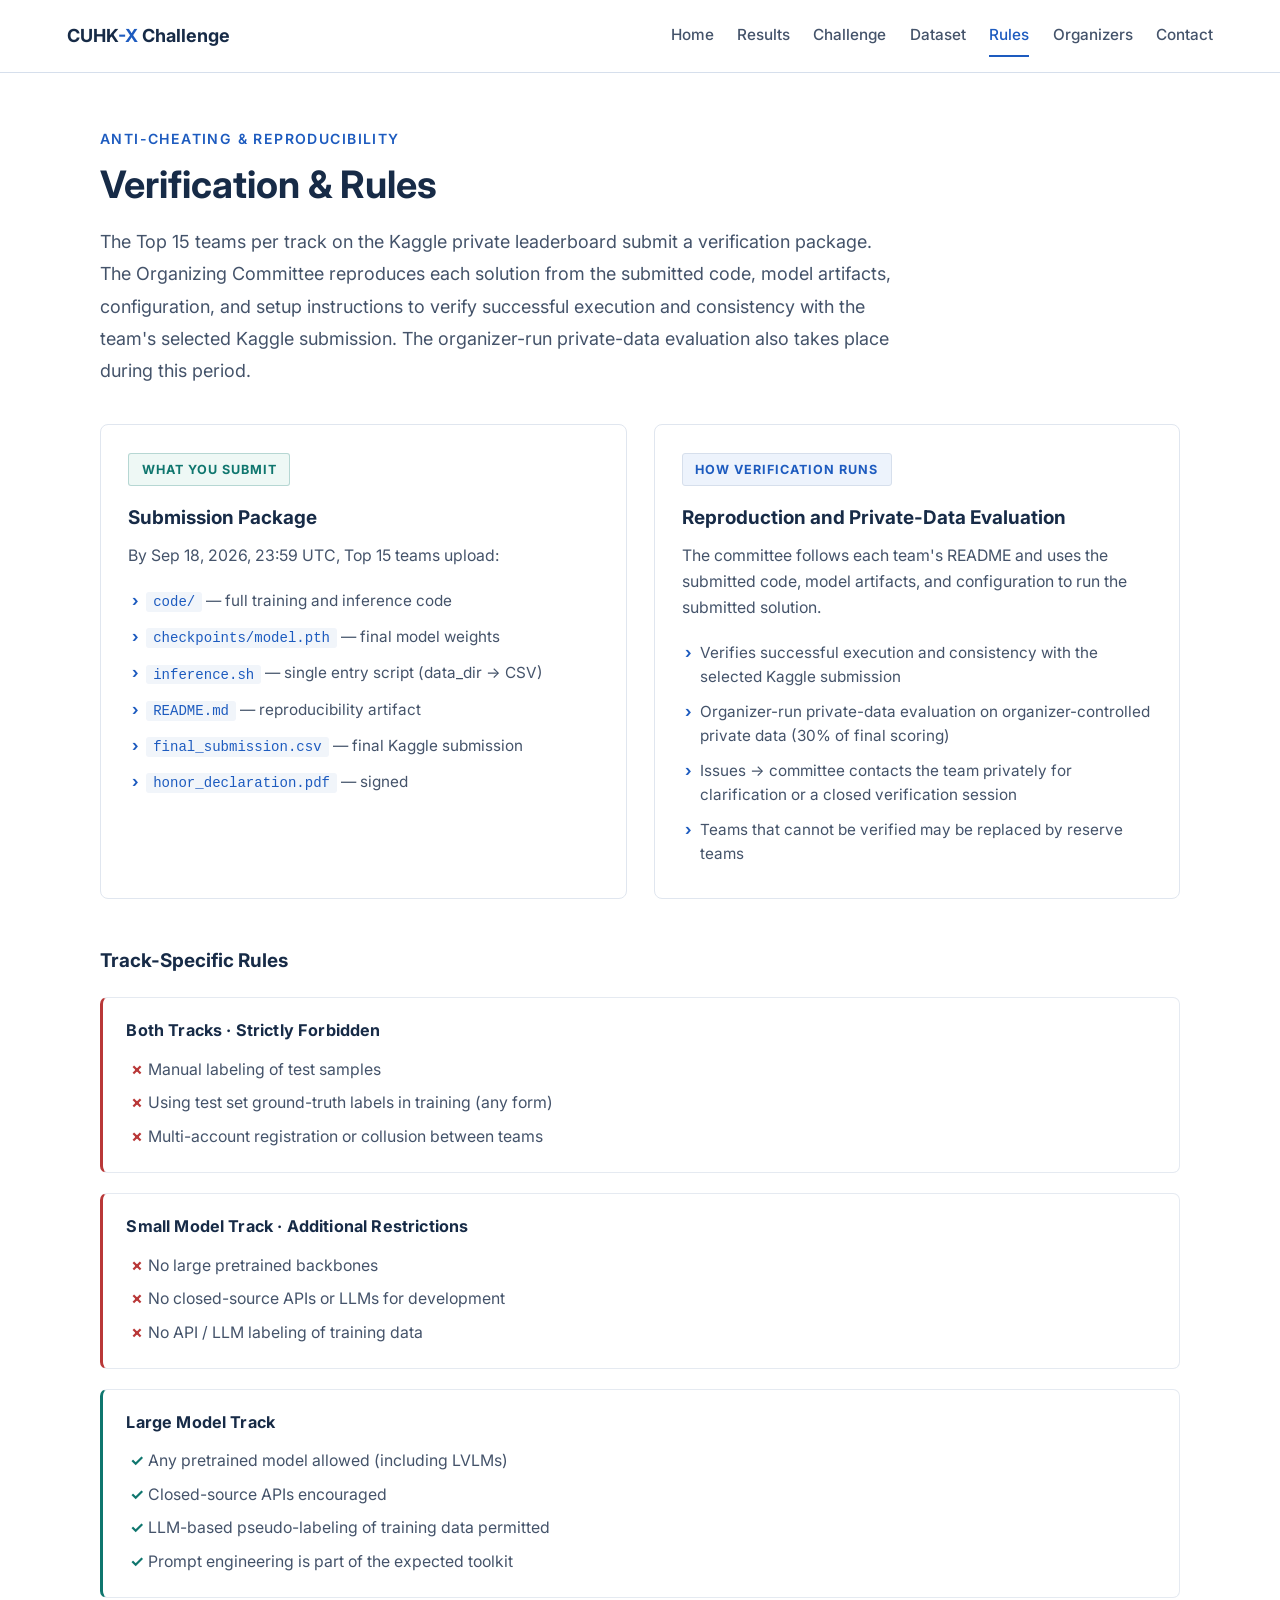
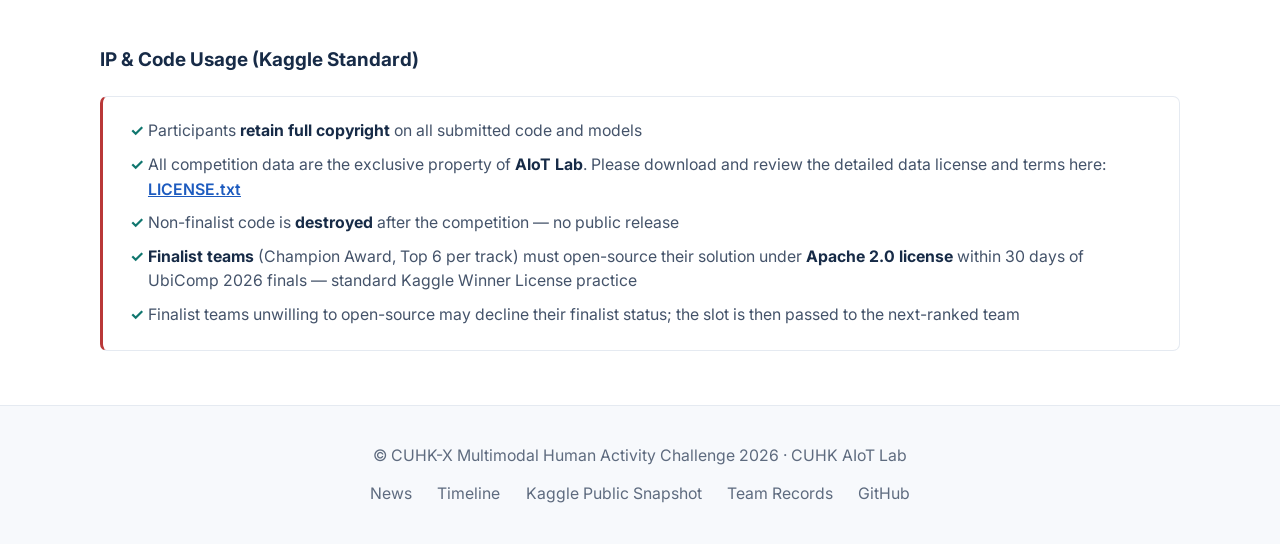
<file: rules.html>
<!DOCTYPE html>
<html lang="en">
<head>
<meta charset="UTF-8"/>
<meta name="viewport" content="width=device-width, initial-scale=1.0"/>
<title>Verification and Rules · CUHK-X Challenge</title>
<meta name="description" content="Verification and Rules for the CUHK-X Multimodal Human Activity Challenge at UbiComp 2026 in Shanghai."/>
<link rel="canonical" href="https://openaiotlab.github.io/CUHK-X-Challenge/rules.html"/>
<meta property="og:type" content="website"/>
<meta property="og:title" content="Verification and Rules · CUHK-X Challenge"/>
<meta property="og:description" content="Verification and Rules for the CUHK-X Multimodal Human Activity Challenge at UbiComp 2026 in Shanghai."/>
<meta property="og:url" content="https://openaiotlab.github.io/CUHK-X-Challenge/rules.html"/>
<meta property="og:image" content="https://openaiotlab.github.io/CUHK-X-Challenge/assets/banner.png"/>
<meta property="og:image:alt" content="CUHK-X Multimodal Human Activity Challenge"/>
<meta name="twitter:card" content="summary_large_image"/>
<link rel="preconnect" href="https://fonts.googleapis.com"/>
<link rel="preconnect" href="https://fonts.gstatic.com" crossorigin/>
<link href="https://fonts.googleapis.com/css2?family=Inter:wght@300;400;500;600;700&display=swap" rel="stylesheet"/>
<link rel="stylesheet" href="assets/site.css"/>
<script src="assets/site.js" defer></script>
</head>
<body>
<a class="skip-link" href="#main-content">Skip to content</a>
<header class="site-header">
  <nav class="site-nav" aria-label="Main navigation">
    <a href="index.html" class="nav-logo">CUHK<span>-X</span> Challenge</a>
    <button type="button" class="nav-toggle" aria-controls="site-menu" aria-expanded="false" hidden>Menu</button>
    <ul class="nav-links" id="site-menu">
        <li><a href="index.html">Home</a></li>
        <li><a href="results.html">Results</a></li>
        <li><a href="competition.html">Challenge</a></li>
        <li><a href="dataset.html">Dataset</a></li>
        <li><a href="rules.html" class="active" aria-current="page">Rules</a></li>
        <li><a href="organizers.html">Organizers</a></li>
        <li><a href="contact.html">Contact</a></li>
    </ul>
  </nav>
</header>
<main id="main-content" tabindex="-1">
<section id="verification">
  <div class="inner">
    <span class="section-tag">Anti-Cheating &amp; Reproducibility</span>
    <h1 class="section-title">Verification &amp; Rules</h1>
    <p class="section-desc">The Top 15 teams per track on the Kaggle private leaderboard submit a verification package. The Organizing Committee reproduces each solution from the submitted code, model artifacts, configuration, and setup instructions to verify successful execution and consistency with the team's selected Kaggle submission. The organizer-run private-data evaluation also takes place during this period.</p>

    <div class="verif-cards">
      <div class="verif-card">
        <span class="verif-badge a">What you submit</span>
        <h3>Submission Package</h3>
        <p>By Sep 18, 2026, 23:59 UTC, Top 15 teams upload:</p>
        <ul>
          <li><code>code/</code> — full training and inference code</li>
          <li><code>checkpoints/model.pth</code> — final model weights</li>
          <li><code>inference.sh</code> — single entry script (data_dir → CSV)</li>
          <li><code>README.md</code> — reproducibility artifact</li>
          <li><code>final_submission.csv</code> — final Kaggle submission</li>
          <li><code>honor_declaration.pdf</code> — signed</li>
        </ul>
      </div>
      <div class="verif-card">
        <span class="verif-badge b">How verification runs</span>
        <h3>Reproduction and Private-Data Evaluation</h3>
        <p>The committee follows each team's README and uses the submitted code, model artifacts, and configuration to run the submitted solution.</p>
        <ul>
          <li>Verifies successful execution and consistency with the selected Kaggle submission</li>
          <li>Organizer-run private-data evaluation on organizer-controlled private data (30% of final scoring)</li>
          <li>Issues → committee contacts the team privately for clarification or a closed verification session</li>
          <li>Teams that cannot be verified may be replaced by reserve teams</li>
        </ul>
      </div>
    </div>

    <h3 class="verif-section-h3">Track-Specific Rules</h3>

    <div class="rules-block">
      <h4 class="rules-h4">Both Tracks · Strictly Forbidden</h4>
      <ul class="rules-list">
        <li>Manual labeling of test samples</li>
        <li>Using test set ground-truth labels in training (any form)</li>
        <li>Multi-account registration or collusion between teams</li>
      </ul>
    </div>

    <div class="rules-block">
      <h4 class="rules-h4">Small Model Track · Additional Restrictions</h4>
      <ul class="rules-list">
        <li>No large pretrained backbones</li>
        <li>No closed-source APIs or LLMs for development</li>
        <li>No API / LLM labeling of training data</li>
      </ul>
    </div>

    <div class="rules-block">
      <h4 class="rules-h4 ok">Large Model Track</h4>
      <ul class="rules-list ok">
        <li>Any pretrained model allowed (including LVLMs)</li>
        <li>Closed-source APIs encouraged</li>
        <li>LLM-based pseudo-labeling of training data permitted</li>
        <li>Prompt engineering is part of the expected toolkit</li>
      </ul>
    </div>

    <h3 class="verif-section-h3">IP &amp; Code Usage (Kaggle Standard)</h3>

    <div class="rules-block">
  <ul class="rules-list ok">
    <li>
      Participants <strong style="color:var(--text-primary)">retain full copyright</strong>
      on all submitted code and models
    </li>

    <li>
      All competition data are the exclusive property of
      <strong style="color:var(--text-primary)">AIoT Lab</strong>.
      Please download and review the detailed data license and terms here:
      <a
        href="Rule/LICENSE.txt"
        download
        style="color:var(--accent-primary); font-weight:600; text-decoration:underline;"
      >
        LICENSE.txt
      </a>
    </li>

    <li>
      Non-finalist code is <strong style="color:var(--text-primary)">destroyed</strong>
      after the competition — no public release
    </li>

    <li>
      <strong style="color:var(--text-primary)">Finalist teams</strong>
      (Champion Award, Top 6 per track) must open-source their solution under
      <strong style="color:var(--text-primary)">Apache 2.0 license</strong>
      within 30 days of UbiComp 2026 finals — standard Kaggle Winner License practice
    </li>

    <li>
      Finalist teams unwilling to open-source may decline their finalist status;
      the slot is then passed to the next-ranked team
    </li>
  </ul>
</div>
  </div>
</section>
</main>
<footer>
  <p>© CUHK-X Multimodal Human Activity Challenge 2026 · CUHK AIoT Lab</p>
  <p class="footer-links">
    <a href="news.html">News</a>
    <a href="timeline.html">Timeline</a>
    <a href="leaderboard.html">Kaggle Public Snapshot</a>
    <a href="registration.html">Team Records</a>
    <a href="https://github.com/openaiotlab/CUHK-X-Challenge">GitHub</a>
  </p>
</footer>
</body>
</html>
</file>
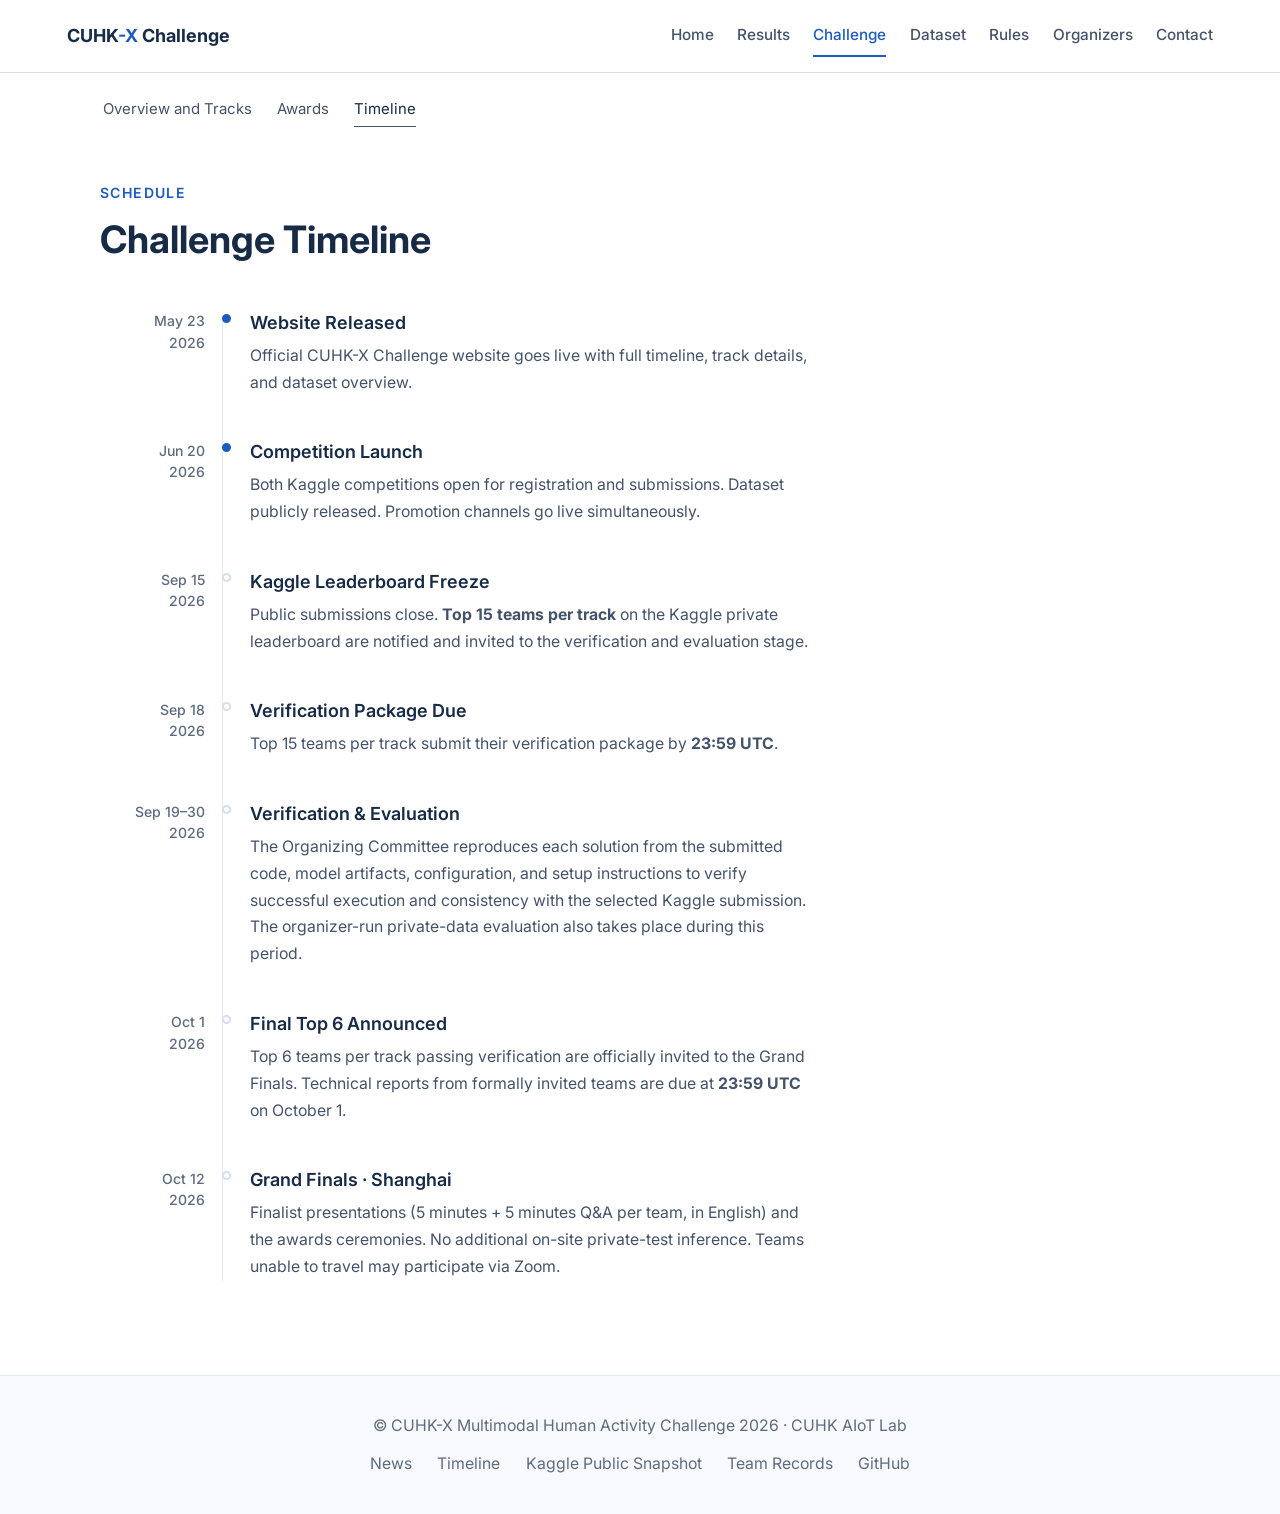
<file: timeline.html>
<!DOCTYPE html>
<html lang="en">
<head>
<meta charset="UTF-8"/>
<meta name="viewport" content="width=device-width, initial-scale=1.0"/>
<title>Timeline · CUHK-X Challenge</title>
<meta name="description" content="Timeline for the CUHK-X Multimodal Human Activity Challenge at UbiComp 2026 in Shanghai."/>
<link rel="canonical" href="https://openaiotlab.github.io/CUHK-X-Challenge/timeline.html"/>
<meta property="og:type" content="website"/>
<meta property="og:title" content="Timeline · CUHK-X Challenge"/>
<meta property="og:description" content="Timeline for the CUHK-X Multimodal Human Activity Challenge at UbiComp 2026 in Shanghai."/>
<meta property="og:url" content="https://openaiotlab.github.io/CUHK-X-Challenge/timeline.html"/>
<meta property="og:image" content="https://openaiotlab.github.io/CUHK-X-Challenge/assets/banner.png"/>
<meta property="og:image:alt" content="CUHK-X Multimodal Human Activity Challenge"/>
<meta name="twitter:card" content="summary_large_image"/>
<link rel="preconnect" href="https://fonts.googleapis.com"/>
<link rel="preconnect" href="https://fonts.gstatic.com" crossorigin/>
<link href="https://fonts.googleapis.com/css2?family=Inter:wght@300;400;500;600;700&display=swap" rel="stylesheet"/>
<link rel="stylesheet" href="assets/site.css"/>
<script src="assets/site.js" defer></script>
</head>
<body>
<a class="skip-link" href="#main-content">Skip to content</a>
<header class="site-header">
  <nav class="site-nav" aria-label="Main navigation">
    <a href="index.html" class="nav-logo">CUHK<span>-X</span> Challenge</a>
    <button type="button" class="nav-toggle" aria-controls="site-menu" aria-expanded="false" hidden>Menu</button>
    <ul class="nav-links" id="site-menu">
        <li><a href="index.html">Home</a></li>
        <li><a href="results.html">Results</a></li>
        <li><a href="competition.html" class="active">Challenge</a></li>
        <li><a href="dataset.html">Dataset</a></li>
        <li><a href="rules.html">Rules</a></li>
        <li><a href="organizers.html">Organizers</a></li>
        <li><a href="contact.html">Contact</a></li>
    </ul>
  </nav>
</header>
<nav class="page-nav" aria-label="Challenge pages">
  <a href="competition.html">Overview and Tracks</a>
  <a href="awards.html">Awards</a>
  <a href="timeline.html" aria-current="page">Timeline</a>
</nav>
<main id="main-content" tabindex="-1">
<section id="timeline">
  <div class="inner">
    <span class="section-tag">Schedule</span>
    <h1 class="section-title">Challenge Timeline</h1>
    <div class="tl">
      <div class="tl-item">
        <div class="tl-date">May 23<br/>2026</div>
        <div class="tl-dot done"></div>
        <div class="tl-content">
          <h4>Website Released</h4>
          <p>Official CUHK-X Challenge website goes live with full timeline, track details, and dataset overview.</p>
        </div>
      </div>
      <div class="tl-item">
        <div class="tl-date">Jun 20<br/>2026</div>
        <div class="tl-dot done"></div>
        <div class="tl-content">
          <h4>Competition Launch</h4>
          <p>Both Kaggle competitions open for registration and submissions. Dataset publicly released. Promotion channels go live simultaneously.</p>
        </div>
      </div>
      <div class="tl-item">
        <div class="tl-date">Sep 15<br/>2026</div>
        <div class="tl-dot"></div>
        <div class="tl-content">
          <h4>Kaggle Leaderboard Freeze</h4>
          <p>Public submissions close. <strong>Top 15 teams per track</strong> on the Kaggle private leaderboard are notified and invited to the verification and evaluation stage.</p>
        </div>
      </div>
      <div class="tl-item">
        <div class="tl-date">Sep 18<br/>2026</div>
        <div class="tl-dot"></div>
        <div class="tl-content">
          <h4>Verification Package Due</h4>
          <p>Top 15 teams per track submit their verification package by <strong>23:59 UTC</strong>.</p>
        </div>
      </div>
      <div class="tl-item">
        <div class="tl-date">Sep 19–30<br/>2026</div>
        <div class="tl-dot"></div>
        <div class="tl-content">
          <h4>Verification &amp; Evaluation</h4>
          <p>The Organizing Committee reproduces each solution from the submitted code, model artifacts, configuration, and setup instructions to verify successful execution and consistency with the selected Kaggle submission. The organizer-run private-data evaluation also takes place during this period.</p>
        </div>
      </div>
      <div class="tl-item">
        <div class="tl-date">Oct 1<br/>2026</div>
        <div class="tl-dot"></div>
        <div class="tl-content">
          <h4>Final Top 6 Announced</h4>
          <p>Top 6 teams per track passing verification are officially invited to the Grand Finals. Technical reports from formally invited teams are due at <strong>23:59 UTC</strong> on October 1.</p>
        </div>
      </div>
      <div class="tl-item">
        <div class="tl-date">Oct 12<br/>2026</div>
        <div class="tl-dot"></div>
        <div class="tl-content">
          <h4>Grand Finals · Shanghai</h4>
          <p>Finalist presentations (5 minutes + 5 minutes Q&amp;A per team, in English) and the awards ceremonies. No additional on-site private-test inference. Teams unable to travel may participate via Zoom.</p>
        </div>
      </div>
    </div>
  </div>
</section>
</main>
<footer>
  <p>© CUHK-X Multimodal Human Activity Challenge 2026 · CUHK AIoT Lab</p>
  <p class="footer-links">
    <a href="news.html">News</a>
    <a href="timeline.html">Timeline</a>
    <a href="leaderboard.html">Kaggle Public Snapshot</a>
    <a href="registration.html">Team Records</a>
    <a href="https://github.com/openaiotlab/CUHK-X-Challenge">GitHub</a>
  </p>
</footer>
</body>
</html>
</file>
<file: assets/site.css>
:root {
    color-scheme: light;
    --navy: #ffffff;
    --navy2: #f7f9fc;
    --navy3: #f1f5fa;
    --navy4: #e9eef5;
    --navy5: #dce5f0;
    --cyan: #1d5bbf;
    --accent-primary: var(--cyan);  /* alias for Rule links (LICENSE / IP clauses) — matches site accent */
    --cyan-dim: #edf3fc;
    --teal: #0f766e;
    --teal-dim: #eef8f5;
    --amber: #8c6516;
    --red: #b93838;
    --text-primary: #172b47;
    --text-secondary: #44536a;
    --text-muted: #5e6b7f;
    --border: #e5eaf1;
    --border2: #d6dfec;
    --section-alt: #ffffff;
    --card-bg: #ffffff;
    --card-border: #e0e6ef;
  }
  *, *::before, *::after { box-sizing: border-box; margin: 0; padding: 0; }
  html { scroll-behavior: smooth; font-size: 18px; }
  body {
    background: var(--navy);
    color: var(--text-primary);
    font-family: 'Inter', -apple-system, BlinkMacSystemFont, 'Segoe UI', sans-serif;
    font-size: 1rem;
    line-height: 1.75;
    -webkit-font-smoothing: antialiased;
    min-height: 100vh;
    display: flex;
    flex-direction: column;
  }
  a { color: var(--cyan); text-decoration: none; }
  a:hover { color: #174c9f; }
  [hidden] { display: none !important; }
  main { flex: 1; }
  a:focus-visible, button:focus-visible {
    outline: 2px solid var(--cyan);
    outline-offset: 4px;
  }
  .skip-link {
    position: fixed;
    top: 0.5rem;
    left: 0.5rem;
    z-index: 200;
    padding: 0.5rem 1rem;
    background: var(--navy3);
    transform: translateY(-150%);
  }
  .skip-link:focus { transform: translateY(0); }
  .site-header {
    position: sticky;
    top: 0;
    z-index: 100;
    background: rgba(255, 255, 255, 0.97);
    border-bottom: 1px solid var(--border2);
    backdrop-filter: blur(12px);
  }
  .site-nav {
    max-width: 1200px;
    min-height: 72px;
    margin: 0 auto;
    padding: 0.75rem 1.5rem;
    display: flex;
    align-items: center;
    justify-content: space-between;
    gap: 1.5rem;
  }
  .nav-logo {
    color: var(--text-primary);
    font-size: 1rem;
    font-weight: 700;
    white-space: nowrap;
  }
  .nav-logo span { color: var(--cyan); }
  .nav-links {
    display: flex;
    align-items: center;
    gap: 1.3rem;
    list-style: none;
  }
  .nav-links a {
    display: block;
    color: var(--text-secondary);
    font-size: 0.85rem;
    font-weight: 500;
    padding: 0.35rem 0;
    border-bottom: 2px solid transparent;
  }
  .nav-links a.active {
    color: var(--cyan);
    border-bottom-color: var(--cyan);
  }
  .nav-toggle {
    display: none;
    background: transparent;
    border: 1px solid var(--border2);
    border-radius: 4px;
    color: var(--text-primary);
    padding: 0.4rem 0.8rem;
    font: inherit;
    font-size: 0.85rem;
    cursor: pointer;
  }
  .page-nav {
    width: 100%;
    max-width: 1128px;
    margin: 0 auto;
    padding: 1rem 1.5rem 0;
    display: flex;
    flex-wrap: wrap;
    gap: 0.5rem 1.4rem;
  }
  .page-nav a {
    font-size: 0.83rem;
    color: var(--text-secondary);
    padding: 0.25rem 0;
    border-bottom: 1px solid transparent;
  }
  .page-nav a[aria-current="page"] {
    color: var(--text-primary);
    border-bottom-color: var(--text-secondary);
  }
  .footer-links {
    display: flex;
    flex-wrap: wrap;
    justify-content: center;
    gap: 0.5rem 1.4rem;
    margin-top: 0.6rem;
  }
  @media (max-width: 1000px) {
    .site-nav { flex-wrap: wrap; gap: 0.5rem; }
    .nav-toggle { display: block; }
    .nav-links {
      width: 100%;
      flex-wrap: wrap;
      gap: 0.25rem 1.5rem;
    }
    .site-nav.menu-ready .nav-links { display: none; }
    .site-nav.menu-open .nav-links { display: flex; }
    .nav-links a { padding: 0.6rem 0; }
  }
  @media (prefers-reduced-motion: reduce) {
    html { scroll-behavior: auto; }
    *, *::before, *::after { transition: none !important; }
  }

  section { padding: 3rem 1.5rem; scroll-margin-top: 5rem; }
  .inner { max-width: 1080px; margin: 0 auto; }
  .section-tag { font-size: 0.78rem; font-weight: 600; letter-spacing: 0.1em; text-transform: uppercase; color: var(--cyan); margin-bottom: 0.6rem; display: block; }
  .section-title { font-size: 2.1rem; font-weight: 700; line-height: 1.2; margin-bottom: 1rem; }
  .section-desc { color: var(--text-secondary); max-width: 800px; font-size: 1rem; line-height: 1.8; }
  #overview .section-desc, #dataset .section-desc { max-width: none; }

  /* Grand Finals photo gallery */
  #results { background: var(--section-alt); }
  .results-track { margin-top: 2rem; }
  .results-track h2 { margin-bottom: 0.85rem; font-size: 1.25rem; }
  .results-podium { display: grid; grid-template-columns: repeat(3, minmax(0, 1fr)); gap: 1rem; }
  .results-podium figure { border: 1px solid var(--border2); border-radius: 8px; background: var(--card-bg); }
  .results-podium figure, .track-card, .award-card, .contact-card, .org-card {
    box-shadow: 0 3px 16px rgba(23, 43, 71, 0.04);
  }
  .results-podium a { display: block; }
  .results-podium img { display: block; width: 100%; height: auto; border-radius: 7px 7px 0 0; }
  .results-podium figcaption { padding: 0.8rem 1rem 1rem; line-height: 1.45; }
  .results-podium strong { display: block; font-size: 1.1rem; }
  .winner-members {
    list-style: none;
    margin-top: 0.9rem;
    padding-top: 0.8rem;
    border-top: 1px solid var(--border2);
  }
  .winner-members li + li { margin-top: 0.85rem; }
  .member-name, .member-affiliation { display: block; }
  .member-name { font-size: 0.87rem; color: var(--text-primary); }
  .member-affiliation {
    margin-top: 0.2rem;
    font-size: 0.79rem;
    line-height: 1.5;
    color: var(--text-secondary);
  }
  .result-place { font-size: 0.8rem; font-weight: 600; }
  .result-place.gold { color: var(--amber); }
  .result-place.silver { color: #5f6b7d; }
  .result-place.bronze { color: #8c5333; }
  @media (max-width: 650px) {
    .results-podium { grid-template-columns: 1fr; }
  }

  /* HERO */
  #hero { padding-top: 1.5rem; padding-bottom: 2rem; text-align: center; }
  #hero h1 { font-size: clamp(1.8rem, 4.5vw, 2.6rem); font-weight: 700; line-height: 1.15; color: var(--text-primary); margin-bottom: 0.6rem; letter-spacing: -0.02em; }
  #hero .lead { font-size: 0.95rem; color: var(--text-secondary); margin: 0 auto; line-height: 1.6; }
  .home-thanks { margin: 1.2rem auto; color: var(--text-secondary); font-size: 0.9rem; line-height: 1.6; }
  .hero-btns { display: flex; gap: 0.75rem; justify-content: center; flex-wrap: wrap; }
  #overview .hero-btns { justify-content: flex-start; margin-top: 1.5rem; }
  .btn-p { background: var(--cyan); color: #ffffff; font-weight: 600; font-size: 0.95rem; padding: 0.75rem 1.8rem; border-radius: 5px; transition: background-color 0.15s; }
  .btn-p:hover { background: #174c9f; color: #ffffff; }
  .btn-o { background: var(--card-bg); border: 1px solid var(--border2); color: var(--text-secondary); font-size: 0.95rem; padding: 0.75rem 1.8rem; border-radius: 5px; transition: all 0.15s; font-weight: 500; }
  .btn-o:hover { background: var(--cyan-dim); border-color: var(--cyan); color: var(--cyan); }
  /* Hero dropdowns (Kaggle tracks / dataset mirrors) */
  .hero-dd { position: relative; display: inline-flex; }
  .hero-dd-toggle { cursor: pointer; font-family: inherit; display: inline-flex; align-items: center; gap: 0.45rem; }
  .btn-p.hero-dd-toggle { border: none; }
  .btn-o.hero-dd-toggle { background: transparent; }
  .hero-dd-toggle .caret { font-size: 0.65em; line-height: 1; transition: transform 0.18s; }
  .hero-dd.open .hero-dd-toggle .caret { transform: rotate(180deg); }
  .hero-dd-menu { position: absolute; top: calc(100% + 0.55rem); left: 50%; transform: translateX(-50%) translateY(-6px); min-width: 250px; max-width: calc(100vw - 2rem); background: var(--card-bg); border: 1px solid var(--border2); border-radius: 10px; padding: 0.4rem; box-shadow: 0 16px 40px rgba(23,43,71,0.12); display: flex; flex-direction: column; gap: 0.15rem; z-index: 60; max-height: min(72vh, 440px); overflow-y: auto; opacity: 0; visibility: hidden; pointer-events: none; transition: opacity 0.15s, transform 0.15s; text-align: left; }
  .hero-dd.open .hero-dd-menu { opacity: 1; visibility: visible; pointer-events: auto; transform: translateX(-50%) translateY(0); }
  .hero-dd-menu a { display: flex; flex-direction: column; gap: 0.12rem; padding: 0.6rem 0.85rem; border-radius: 6px; color: var(--text-primary); font-weight: 600; font-size: 0.92rem; transition: background 0.12s, color 0.12s; }
  .hero-dd-menu a:hover { background: var(--cyan-dim); color: var(--cyan); }
  .hero-dd-menu .dd-sub { font-size: 0.72rem; font-weight: 500; color: var(--text-muted); letter-spacing: 0.01em; }
  .hero-dd-menu a:hover .dd-sub { color: var(--cyan); }
  .hero-dd-menu .dd-section { font-size: 0.66rem; font-weight: 700; text-transform: uppercase; letter-spacing: 0.09em; color: var(--text-muted); padding: 0.55rem 0.85rem 0.3rem; }
  .hero-dd-menu .dd-section ~ .dd-section { border-top: 1px solid var(--border); margin-top: 0.25rem; }
  .finals-gallery {
    display: grid;
    grid-template-columns: repeat(2, minmax(0, 1fr));
    gap: 1.2rem;
    margin-top: 1.3rem;
    text-align: left;
  }
  .finals-gallery figure {
    overflow: hidden;
    background: var(--card-bg);
    border: 1px solid var(--border);
    border-radius: 8px;
  }
  .finals-gallery a, .finals-gallery img { display: block; }
  .finals-gallery img { width: 100%; height: auto; }
  .finals-gallery figcaption {
    padding: 0.7rem 1rem;
    color: var(--text-secondary);
    font-size: 0.8rem;
  }
  .hero-stats { display: grid; grid-template-columns: repeat(4,1fr); gap: 0; margin-top: 2rem; border: 1px solid var(--border); border-radius: 8px; overflow: hidden; }
  .hero-stat { background: var(--navy2); padding: 1.4rem 0.5rem; text-align: center; border-right: 1px solid var(--border); }
  .hero-stat:last-child { border-right: none; }
  .hero-stat .val { font-size: 1.75rem; font-weight: 700; color: var(--cyan); line-height: 1; }
  .hero-stat .lbl { font-size: 0.78rem; color: var(--text-muted); margin-top: 0.4rem; line-height: 1.4; }

  /* NEWS */
  #news { background: var(--section-alt); }
  .news-list { margin-top: 2rem; }
  .news-item { display: flex; gap: 2rem; padding: 1rem 0; border-bottom: 1px solid var(--border); align-items: flex-start; }
  .news-item:last-child { border-bottom: none; }
  .news-date { font-size: 0.8rem; color: var(--text-muted); min-width: 85px; padding-top: 0.15rem; font-weight: 500; }
  .news-tag { font-size: 0.72rem; font-weight: 600; text-transform: uppercase; letter-spacing: 0.07em; background: var(--cyan-dim); color: var(--cyan); padding: 0.15rem 0.6rem; border-radius: 3px; margin-right: 0.6rem; }
  .news-tag.green { background: var(--teal-dim); color: var(--teal); }
  .news-text { font-size: 0.95rem; color: var(--text-secondary); line-height: 1.65; }

  /* OVERVIEW & DATASET */
  #overview { background: var(--navy); }
  #dataset { background: var(--navy); }
  .ov-cols { display: grid; grid-template-columns: 1fr 1fr; gap: 2rem; margin-top: 2rem; }
  .no-rgb-callout { background: linear-gradient(135deg, rgba(185,56,56,0.09), rgba(29,91,191,0.05)); border: 1px solid rgba(185,56,56,0.28); border-radius: 8px; padding: 1.3rem 1.6rem; margin-top: 1.8rem; margin-bottom: 0.5rem; }
  .callout-head { display: flex; align-items: center; gap: 0.65rem; margin-bottom: 0.6rem; }
  .callout-icon { font-size: 1.4rem; color: var(--red); font-weight: 700; line-height: 1; }
  .callout-title { font-size: 1rem; font-weight: 700; color: var(--text-primary); letter-spacing: 0.01em; }
  .no-rgb-callout p { font-size: 0.95rem; color: var(--text-secondary); line-height: 1.75; }
  .tag-excluded { background: rgba(185,56,56,0.08); border: 1px solid rgba(185,56,56,0.25); color: var(--red); text-decoration: line-through; }
  .info-block { border-left: 2px solid var(--border2); padding-left: 1rem; margin-bottom: 1.2rem; }
  .info-block dt { font-size: 0.75rem; font-weight: 600; text-transform: uppercase; letter-spacing: 0.08em; color: var(--text-muted); margin-bottom: 0.25rem; }
  .info-block dd { font-size: 0.98rem; color: var(--text-primary); line-height: 1.6; }
  .split-card { margin-top: 1.5rem; background: var(--card-bg); border: 1px solid var(--card-border); border-radius: 8px; padding: 1.2rem 1.5rem; }
  .split-card h4 { font-size: 0.85rem; font-weight: 600; color: var(--text-secondary); margin-bottom: 1rem; }
  .split-row { display: flex; gap: 1rem; }
  .split-item { flex: 1; text-align: center; padding: 1rem 0.5rem; background: var(--navy3); border-radius: 6px; }
  .split-item .sv { font-size: 1.7rem; font-weight: 700; color: var(--cyan); }
  .split-item .sl { font-size: 0.8rem; color: var(--text-muted); margin-top: 0.25rem; }
  .split-item .su { font-size: 0.75rem; color: var(--text-secondary); margin-top: 0.4rem; font-family: 'SF Mono', Menlo, monospace; }
  .dataset-actions { display: flex; gap: 1rem; margin-top: 1.5rem; }
  .dl-btn { background: var(--card-bg); border: 1px solid var(--border2); border-radius: 8px; padding: 1.1rem 1.4rem; display: flex; align-items: center; gap: 1rem; color: var(--text-primary); transition: all 0.15s; }
  .dl-btn:hover { border-color: var(--cyan); background: var(--navy3); opacity: 1; }
  .dl-icon { font-size: 1.6rem; flex-shrink: 0; line-height: 1; }
  .dl-text { display: flex; flex-direction: column; gap: 0.2rem; }
  .dl-text strong { font-size: 0.95rem; font-weight: 600; color: var(--text-primary); }
  .dl-text span { font-size: 0.8rem; color: var(--text-muted); font-family: 'SF Mono', Menlo, monospace; }
  .tag-row { display: flex; flex-wrap: wrap; gap: 0.5rem; margin-top: 1rem; }
  .tag { background: var(--navy3); border: 1px solid var(--border); padding: 0.32rem 0.8rem; border-radius: 4px; font-size: 0.85rem; color: var(--text-secondary); font-weight: 500; }
  .tag.b { background: var(--cyan-dim); border-color: var(--border2); color: var(--cyan); }
  .tag.t { background: var(--teal-dim); border-color: rgba(15,118,110,0.25); color: var(--teal); }
  .tag-label { font-size: 0.75rem; font-weight: 600; text-transform: uppercase; letter-spacing: 0.09em; color: var(--text-muted); margin-top: 1.3rem; margin-bottom: 0.5rem; }

  /* TRACKS */
  #format { background: var(--section-alt); }
  .tracks { display: grid; grid-template-columns: 1fr 1fr; gap: 1.5rem; margin-top: 2.5rem; }
  .track-card { background: var(--card-bg); border: 1px solid var(--card-border); border-radius: 8px; overflow: hidden; }
  .track-head { padding: 1.1rem 1.4rem; border-bottom: 1px solid var(--border); }
  .track-head-top { display: flex; align-items: center; gap: 0.6rem; margin-bottom: 0.2rem; }
  .track-head h3 { font-size: 1.1rem; font-weight: 600; color: var(--text-primary); }
  .track-badge { font-size: 0.68rem; font-weight: 700; letter-spacing: 0.07em; text-transform: uppercase; padding: 0.22rem 0.65rem; border-radius: 3px; }
  .track-badge.sm { background: var(--teal-dim); color: var(--teal); border: 1px solid rgba(15,118,110,0.25); }
  .track-badge.lm { background: var(--cyan-dim); color: var(--cyan); border: 1px solid var(--border2); }
  .track-head p { font-size: 0.82rem; color: var(--text-muted); }
  .track-body { padding: 1.4rem; }
  .tdesc { font-size: 0.93rem; color: var(--text-secondary); margin-bottom: 1.2rem; line-height: 1.75; }
  .track-motiv { background: var(--navy3); border-left: 2px solid var(--cyan); padding: 0.8rem 1rem; margin-bottom: 1.2rem; border-radius: 0 5px 5px 0; }
  .track-motiv .lbl { font-size: 0.66rem; font-weight: 700; text-transform: uppercase; letter-spacing: 0.09em; color: var(--cyan); margin-bottom: 0.3rem; }
  .track-motiv p { font-size: 0.85rem; color: var(--text-secondary); line-height: 1.65; }
  .spec-list { margin-bottom: 1.2rem; }
  .spec-item { display: flex; gap: 0.75rem; padding: 0.5rem 0; border-bottom: 1px solid var(--border); font-size: 0.9rem; }
  .spec-item:last-child { border-bottom: none; }
  .spec-k { color: var(--text-muted); font-weight: 500; min-width: 130px; font-size: 0.83rem; }
  .spec-v { color: var(--text-primary); }
  .score-h { font-size: 0.75rem; font-weight: 600; text-transform: uppercase; letter-spacing: 0.08em; color: var(--text-muted); margin-bottom: 0.7rem; }
  .sc-row { display: flex; align-items: center; gap: 0.6rem; margin-bottom: 0.5rem; }
  .sc-label { font-size: 0.86rem; color: var(--text-secondary); flex: 1; }
  .sc-bg { flex: 1.2; height: 4px; background: var(--navy5); border-radius: 2px; }
  .sc-bar { height: 100%; border-radius: 2px; }
  .sc-bar.c { background: var(--cyan); }
  .sc-bar.t { background: var(--teal); }
  .sc-pct { font-size: 0.8rem; color: var(--text-muted); min-width: 32px; text-align: right; }
  .vqa-table { width: 100%; border-collapse: collapse; font-size: 0.88rem; margin-top: 0.9rem; }
  .vqa-table th { padding: 0.45rem 0.7rem; background: var(--navy3); color: var(--text-muted); font-weight: 600; font-size: 0.72rem; text-transform: uppercase; letter-spacing: 0.07em; text-align: left; }
  .vqa-table td { padding: 0.5rem 0.7rem; border-bottom: 1px solid var(--border); color: var(--text-secondary); }
  .vqa-table td:first-child { color: var(--cyan); font-weight: 600; font-size: 0.85rem; }

  /* STAGES */
  .stages-intro { margin-top: 1.5rem; padding: 1rem 1.3rem; background: linear-gradient(135deg, rgba(29,91,191,0.10), rgba(15,118,110,0.04)); border-left: 3px solid var(--cyan); border-radius: 0 6px 6px 0; font-size: 0.95rem; color: var(--text-secondary); line-height: 1.7; }
  .stages-intro strong { color: var(--text-primary); }
  .report-award-note { text-align: justify; text-justify: inter-word; }
  .stages { display: grid; grid-template-columns: repeat(3, 1fr); gap: 1.2rem; margin-top: 1.2rem; }
  .stage.stage-selection { border-color: rgba(170,122,36,0.25); background: linear-gradient(135deg, var(--card-bg), rgba(170,122,36,0.04)); }
  .stage { background: var(--card-bg); border: 1px solid var(--border); border-radius: 8px; padding: 1.4rem 1.5rem; position: relative; }
  .stage.stage-finals { border-color: var(--border2); background: linear-gradient(135deg, var(--card-bg), rgba(29,91,191,0.04)); }
  .stage-n { font-size: 1.9rem; font-weight: 700; color: #71839c; line-height: 1; margin-bottom: 0.5rem; }
  .stage h4 { font-size: 1.02rem; font-weight: 600; color: var(--cyan); margin-bottom: 0.35rem; }
  .stage-period { font-size: 0.82rem; color: var(--text-muted); margin-bottom: 0.7rem; font-family: 'SF Mono', Menlo, monospace; }
  .stage p { font-size: 0.87rem; color: var(--text-secondary); line-height: 1.7; }
  .stage ul { list-style: none; margin-top: 0.4rem; }
  .stage ul li { font-size: 0.88rem; color: var(--text-secondary); padding: 0.32rem 0 0.32rem 1.1rem; position: relative; line-height: 1.55; }
  .stage ul li::before { content: '›'; position: absolute; left: 0.2rem; top: 0.32rem; color: var(--cyan); font-weight: 700; }
  .stage ul li strong { color: var(--text-primary); }
  .ubicomp-badge { display: inline-block; background: var(--cyan-dim); color: var(--cyan); border: 1px solid var(--border2); padding: 0.15rem 0.55rem; border-radius: 3px; font-size: 0.65rem; font-weight: 700; letter-spacing: 0.08em; text-transform: uppercase; margin-left: 0.45rem; vertical-align: middle; }
  .agree-label {
  display: flex;
  align-items: flex-start;
  gap: 12px;
  line-height: 1.6;
  color: var(--text-secondary);
}

.agree-label input[type="checkbox"] {
  margin-top: 6px;
  flex-shrink: 0;
}

.agree-text {
  display: inline-block;
  max-width: 100%;
}

.rules-link {
  color: var(--accent-primary);
  font-weight: 600;
  text-decoration: underline;
  text-underline-offset: 3px;
}

.rules-link:hover {
  color: var(--text-primary);
}
  /* TRAVEL GRANTS */
  /* VERIFICATION */
  #verification { background: var(--section-alt); }
  .verif-cards { display: grid; grid-template-columns: 1fr 1fr; gap: 1.5rem; margin-top: 2rem; }
  .verif-card { background: var(--card-bg); border: 1px solid var(--card-border); border-radius: 8px; padding: 1.5rem; }
  .verif-badge { display: inline-block; font-size: 0.7rem; font-weight: 700; letter-spacing: 0.08em; text-transform: uppercase; padding: 0.25rem 0.7rem; border-radius: 3px; margin-bottom: 0.8rem; }
  .verif-badge.a { background: var(--teal-dim); color: var(--teal); border: 1px solid rgba(15,118,110,0.25); }
  .verif-badge.b { background: var(--cyan-dim); color: var(--cyan); border: 1px solid var(--border2); }
  .verif-card h3 { font-size: 1.05rem; color: var(--text-primary); margin-bottom: 0.5rem; }
  .verif-card p { font-size: 0.88rem; color: var(--text-secondary); line-height: 1.65; margin-bottom: 0.8rem; }
  .verif-card ul { list-style: none; }
  .verif-card li { font-size: 0.85rem; color: var(--text-secondary); padding: 0.32rem 0 0.32rem 1rem; position: relative; line-height: 1.55; }
  .verif-card li::before { content: '›'; position: absolute; left: 0.2rem; color: var(--cyan); font-weight: 700; }
  .verif-card code { background: var(--navy3); padding: 0.1rem 0.4rem; border-radius: 3px; font-size: 0.78rem; color: var(--cyan); font-family: 'SF Mono', Menlo, monospace; }
  .verif-section-h3 { font-size: 1.05rem; color: var(--text-primary); margin-top: 2.5rem; margin-bottom: 1rem; font-weight: 700; }
  .rules-block { margin-top: 1.1rem; padding: 1rem 1.3rem; background: var(--card-bg); border: 1px solid var(--border); border-radius: 7px; border-left: 3px solid var(--red); }
  .rules-block:has(.rules-h4.ok) { border-left-color: var(--teal); }
  .rules-h4 { font-size: 0.9rem; font-weight: 700; color: var(--text-primary); margin-bottom: 0.5rem; letter-spacing: 0.01em; }
  .rules-list { list-style: none; }
  .rules-list li { font-size: 0.88rem; color: var(--text-secondary); padding: 0.25rem 0 0.25rem 1.2rem; position: relative; line-height: 1.55; }
  .rules-list li::before { content: '✗'; position: absolute; left: 0.2rem; color: var(--red); font-weight: 700; }
  .rules-list.ok li::before { content: '✓'; color: var(--teal); }

  .tier-table { width: 100%; border-collapse: collapse; margin-top: 1rem; background: var(--card-bg); border: 1px solid var(--card-border); border-radius: 8px; overflow: hidden; }
  .tier-table th { padding: 0.7rem 1rem; background: var(--navy3); font-size: 0.72rem; font-weight: 600; text-transform: uppercase; letter-spacing: 0.07em; color: var(--text-muted); text-align: left; border-bottom: 1px solid var(--border2); }
  .tier-table td { padding: 0.8rem 1rem; font-size: 0.9rem; color: var(--text-secondary); border-bottom: 1px solid var(--border); }
  .tier-table tr:last-child td { border-bottom: none; }
  .tier-table td:first-child { font-size: 1.2rem; width: 50px; text-align: center; }
  .tier-table tr.tier-1 td { color: var(--amber); }
  .tier-table tr.tier-1 td strong { color: var(--amber); }

  .travel-grants { margin-top: 2rem; background: linear-gradient(135deg, rgba(170,122,36,0.08), rgba(29,91,191,0.04)); border: 1px solid rgba(170,122,36,0.22); border-radius: 10px; padding: 1.5rem 1.7rem; }
  .travel-grants h3 { font-size: 1.05rem; font-weight: 700; color: var(--text-primary); margin-bottom: 0.3rem; }
  .travel-sub { font-size: 0.83rem; color: var(--text-muted); margin-bottom: 1rem; }
  .travel-list { display: grid; grid-template-columns: repeat(3,1fr); gap: 1rem; margin-bottom: 1rem; }
  .travel-item { background: var(--card-bg); border: 1px solid var(--border); border-radius: 6px; padding: 0.9rem; text-align: center; }
  .travel-medal { font-size: 1.4rem; display: block; margin-bottom: 0.3rem; }
  .travel-place { font-size: 0.82rem; color: var(--text-secondary); margin-bottom: 0.3rem; font-weight: 600; }
  .travel-amount { font-size: 1.2rem; font-weight: 700; color: var(--amber); }
  .travel-note { font-size: 0.83rem; color: var(--text-muted); line-height: 1.6; margin-top: 0.3rem; }

  /* LEADERBOARD */
  #leaderboard { background: var(--section-alt); }
  .lb-tabs { display: flex; gap: 0.6rem; margin-top: 2rem; margin-bottom: 1.2rem; flex-wrap: wrap; }
  .lb-tab { padding: 0.5rem 1.2rem; border-radius: 5px; font-size: 0.88rem; font-weight: 600; border: 1px solid var(--border); color: var(--text-muted); cursor: pointer; transition: all 0.15s; background: transparent; }
  .lb-tab:hover { color: var(--text-secondary); }
  .lb-tab.active { background: var(--cyan-dim); border-color: var(--border2); color: var(--cyan); }
  .lb-meta { display: flex; justify-content: space-between; align-items: center; margin-bottom: 0.7rem; flex-wrap: wrap; gap: 0.5rem; }
  .lb-updated { font-size: 0.78rem; color: var(--text-muted); font-family: 'SF Mono', Menlo, monospace; }
  .lb-source-link { font-size: 0.82rem; color: var(--cyan); }
  .lb-table-wrap { background: var(--card-bg); border: 1px solid var(--card-border); border-radius: 8px; overflow: hidden; }
  .lb-table { width: 100%; border-collapse: collapse; font-size: 0.92rem; }
  .lb-table th { padding: 0.7rem 1rem; background: var(--navy3); border-bottom: 1px solid var(--border2); font-size: 0.72rem; font-weight: 600; text-transform: uppercase; letter-spacing: 0.07em; color: var(--text-muted); text-align: left; }
  .lb-table td { padding: 0.75rem 1rem; border-bottom: 1px solid var(--border); }
  .lb-table tr:last-child td { border-bottom: none; }
  .lb-table tr.r1 td { color: var(--amber); }
  .lb-table tr.r2 td, .lb-table tr.r3 td { color: var(--text-primary); }
  .lb-table .lb-team { font-weight: 600; }
  .lb-table .lb-score { font-family: 'SF Mono', Menlo, monospace; font-weight: 600; color: var(--cyan); }
  .lb-table .lb-date { color: var(--text-muted); font-size: 0.83rem; }
  .lb-teamcount { margin-top: 0.85rem; font-size: 0.85rem; color: var(--text-secondary); }
  .lb-teamcount strong { color: var(--cyan); font-weight: 700; }
  .lb-empty { padding: 2.5rem 1rem; text-align: center; color: var(--text-muted); font-size: 0.9rem; line-height: 1.7; }
  .lb-empty strong { display: block; color: var(--text-secondary); font-size: 1rem; margin-bottom: 0.4rem; }
  .rc { display: inline-flex; align-items: center; justify-content: center; width: 26px; height: 26px; border-radius: 50%; font-size: 0.78rem; font-weight: 700; }
  .rc.g { background: rgba(170,122,36,0.1); color: var(--amber); }
  .rc.s { background: #edf1f6; color: var(--text-primary); }
  .rc.b { background: rgba(180,120,80,0.18); color: #8c5333; }
  .rc.n { background: var(--navy4); color: var(--text-muted); }

  /* AWARDS */
  #awards { background: var(--section-alt); }
  .awards-top { display: grid; grid-template-columns: repeat(3,1fr); gap: 1rem; margin-top: 2rem; }
  .awards-bottom { display: flex; gap: 1rem; justify-content: center; margin-top: 1rem; }
  .awards-bottom .award-card { max-width: 250px; flex: 1; }
  .award-card { background: var(--card-bg); border: 1px solid var(--card-border); border-radius: 8px; padding: 1.4rem 1rem; text-align: center; }
  .award-medal { font-size: 1.75rem; display: block; margin-bottom: 0.55rem; }
  .award-place { font-size: 0.92rem; font-weight: 600; color: var(--text-secondary); margin-bottom: 0.5rem; }
  .award-amount { font-size: 1.6rem; font-weight: 700; color: var(--amber); }
  .award-note { font-size: 0.8rem; color: var(--text-muted); margin-top: 0.35rem; }
  .per-track { text-align: center; margin-top: 1.3rem; font-size: 0.88rem; color: var(--text-muted); }

  /* TIMELINE */
  #timeline { background: var(--navy); }
  .tl { margin-top: 2.5rem; position: relative; padding-left: 150px; }
  .tl::before { content: ''; position: absolute; left: 122px; top: 8px; bottom: 0; width: 1px; background: var(--border); }
  .tl-item { margin-bottom: 2.2rem; position: relative; }
  .tl-date { position: absolute; left: -150px; width: 105px; font-size: 0.78rem; color: var(--text-muted); font-weight: 500; text-align: right; padding-top: 0.2rem; line-height: 1.5; }
  .tl-dot { position: absolute; left: -28px; width: 9px; height: 9px; border-radius: 50%; background: var(--navy); border: 2px solid var(--border2); margin-top: 0.38rem; }
  .tl-dot.done { background: var(--cyan); border-color: var(--cyan); }
  .tl-content h4 { font-size: 1rem; font-weight: 600; color: var(--text-primary); margin-bottom: 0.25rem; }
  .tl-content p { font-size: 0.88rem; color: var(--text-secondary); line-height: 1.7; max-width: 560px; }

  /* REGISTRATION */
  #registration { background: var(--section-alt); }
  .prereg-card { background: linear-gradient(135deg, rgba(29,91,191,0.10), rgba(15,118,110,0.05)); border: 1px solid var(--border2); border-radius: 10px; padding: 1.8rem 2rem; margin-top: 2rem; display: grid; grid-template-columns: 1.5fr 1fr; gap: 2rem; align-items: center; }
  .prereg-left h3 { font-size: 1.2rem; font-weight: 700; color: var(--text-primary); margin-bottom: 0.55rem; }
  .prereg-left h3 .badge-soon { display: inline-block; font-size: 0.62rem; font-weight: 700; letter-spacing: 0.08em; text-transform: uppercase; background: var(--amber); color: var(--navy); padding: 0.18rem 0.5rem; border-radius: 3px; vertical-align: middle; margin-left: 0.5rem; }
  .prereg-left p { font-size: 0.93rem; color: var(--text-secondary); line-height: 1.7; margin-bottom: 1.2rem; }
  .prereg-cta { display: inline-flex; align-items: center; gap: 0.5rem; }
  .prereg-fields-label { font-size: 0.72rem; text-transform: uppercase; letter-spacing: 0.08em; color: var(--text-muted); font-weight: 600; margin-bottom: 0.7rem; }
  .prereg-fields-list { list-style: none; display: grid; grid-template-columns: 1fr 1fr; gap: 0.4rem 1rem; }
  .prereg-fields-list li { font-size: 0.83rem; color: var(--text-secondary); padding-left: 1.1rem; position: relative; line-height: 1.5; }
  .prereg-fields-list li::before { content: '✓'; position: absolute; left: 0; top: 0; color: var(--cyan); font-weight: 700; font-size: 0.85rem; }
  .reg-tracks { display: grid; grid-template-columns: 1fr 1fr; gap: 1.5rem; margin-top: 2rem; }
  .reg-track-card { background: var(--card-bg); border: 1px solid var(--card-border); border-radius: 8px; padding: 1.5rem; display: flex; flex-direction: column; align-items: flex-start; transition: border-color 0.15s; }
  .reg-track-card:hover { border-color: var(--border2); }
  .reg-tag { font-size: 0.63rem; font-weight: 700; letter-spacing: 0.07em; text-transform: uppercase; padding: 0.2rem 0.6rem; border-radius: 3px; margin-bottom: 0.9rem; }
  .reg-tag.sm { background: var(--teal-dim); color: var(--teal); border: 1px solid rgba(15,118,110,0.25); }
  .reg-tag.lm { background: var(--cyan-dim); color: var(--cyan); border: 1px solid var(--border2); }
  .reg-track-card h3 { font-size: 1.15rem; font-weight: 600; color: var(--text-primary); margin-bottom: 0.45rem; }
  .reg-track-card p { font-size: 0.93rem; color: var(--text-secondary); line-height: 1.75; margin-bottom: 1.3rem; flex-grow: 1; }
  .reg-btn { align-self: stretch; text-align: center; }
  .reg-steps { display: grid; grid-template-columns: repeat(4,1fr); gap: 0.9rem; margin-top: 1rem; }
  .reg-step { background: var(--card-bg); border: 1px solid var(--border); border-radius: 7px; padding: 1.1rem; }
  .reg-step-n { font-size: 1.6rem; font-weight: 700; color: #71839c; line-height: 1; margin-bottom: 0.45rem; }
  .reg-step h4 { font-size: 0.95rem; font-weight: 600; color: var(--cyan); margin-bottom: 0.4rem; }
  .reg-step p { font-size: 0.85rem; color: var(--text-secondary); line-height: 1.65; }
  .reg-info { display: grid; grid-template-columns: 1fr 1fr; gap: 1.2rem; margin-top: 2rem; }
  .reg-info-block { background: var(--card-bg); border: 1px solid var(--card-border); border-radius: 7px; padding: 1.3rem 1.5rem; }
  .reg-info-block h4 { font-size: 0.85rem; font-weight: 600; text-transform: uppercase; letter-spacing: 0.08em; color: var(--cyan); margin-bottom: 0.8rem; }
  .reg-info-block ul { list-style: none; }
  .reg-info-block li { font-size: 0.93rem; color: var(--text-secondary); padding: 0.38rem 0 0.38rem 1rem; position: relative; line-height: 1.65; }
  .reg-info-block li::before { content: '›'; position: absolute; left: 0; top: 0.32rem; color: var(--cyan); font-weight: 700; }

  /* SPONSORS */
  #sponsors { background: var(--section-alt); }
  .sponsor-row { display: flex; gap: 1.2rem; flex-wrap: wrap; margin-top: 2rem; align-items: center; }
  .sponsor-card { background: var(--card-bg); border: 1px solid var(--card-border); border-radius: 8px; padding: 1.2rem 2rem; display: flex; align-items: center; gap: 0.9rem; }
  .sponsor-name { font-size: 1.45rem; font-weight: 700; color: var(--text-primary); letter-spacing: -0.01em; }
  .sponsor-tier { font-size: 0.72rem; font-weight: 700; text-transform: uppercase; letter-spacing: 0.1em; color: var(--amber); border: 1px solid rgba(170,122,36,0.25); background: rgba(170,122,36,0.08); padding: 0.25rem 0.65rem; border-radius: 3px; }

  /* ORGANIZERS */
  #organizers { background: var(--navy); }
  .org-group { margin-top: 2rem; }
  .org-group-title { font-size: 0.78rem; font-weight: 600; text-transform: uppercase; letter-spacing: 0.1em; color: var(--text-muted); margin-bottom: 1rem; padding-bottom: 0.5rem; border-bottom: 1px solid var(--border); }
  .org-grid { display: flex; flex-wrap: wrap; gap: 1.2rem; justify-content: center; }
  .org-card { flex: 0 1 220px; min-width: 200px; max-width: 240px; }
  .org-grid--3 { max-width: 760px; margin-left: auto; margin-right: auto; }
  .org-card { background: var(--card-bg); border: 1px solid var(--card-border); border-radius: 7px; padding: 1.1rem; text-align: center; }
  .org-av { width: 112px; height: 112px; border-radius: 50%; background: var(--navy4); border: 1px solid var(--border2); display: flex; align-items: center; justify-content: center; font-size: 1.25rem; font-weight: 600; color: var(--cyan); margin: 0 auto 1rem; overflow: hidden; }
  .org-av img { width: 100%; height: 100%; object-fit: cover; object-position: 50% 15%; display: block; }
  .org-name { font-size: 0.95rem; font-weight: 600; color: var(--text-primary); }
  .org-role { font-size: 0.78rem; color: var(--text-muted); margin-top: 0.2rem; }
  .org-affil { font-size: 0.78rem; color: var(--cyan); margin-top: 0.3rem; }
  .org-email { font-size: 0.75rem; color: var(--text-muted); margin-top: 0.3rem; word-break: break-all; }

  /* CONTACT */
  #contact { background: var(--section-alt); }
  .contact-grid { display: grid; grid-template-columns: 1fr 1fr; gap: 1.2rem; margin-top: 2rem; }
  .contact-card { background: var(--card-bg); border: 1px solid var(--card-border); border-radius: 7px; padding: 1.3rem 1.4rem; }
  .contact-card h4 { font-size: 0.78rem; font-weight: 600; text-transform: uppercase; letter-spacing: 0.09em; color: var(--text-muted); margin-bottom: 0.9rem; }
  .contact-row { display: flex; align-items: flex-start; gap: 0.6rem; margin-bottom: 0.55rem; font-size: 0.93rem; }
  .contact-row a { min-width: 0; overflow-wrap: anywhere; }
  .cdot { width: 5px; height: 5px; border-radius: 50%; background: var(--cyan); flex-shrink: 0; margin-top: 0.5rem; }

  /* PAST */
  #past { background: var(--navy); }
  .past-links { display: flex; gap: 0.75rem; flex-wrap: wrap; margin-top: 1.5rem; }
  .past-link { background: var(--navy3); border: 1px solid var(--border); padding: 0.6rem 1.2rem; border-radius: 5px; font-size: 0.83rem; color: var(--text-secondary); transition: all 0.15s; font-weight: 500; }
  .past-link:hover { border-color: var(--cyan); color: var(--cyan); }

  /* REGISTRATION MODAL */
  .modal-backdrop { position: fixed; inset: 0; background: rgba(23,43,71,0.32); backdrop-filter: blur(6px); z-index: 1000; display: none; align-items: flex-start; justify-content: center; padding: 4rem 1rem 2rem; overflow-y: auto; }
  .modal-backdrop.open { display: flex; }
  .modal { background: var(--card-bg); border: 1px solid var(--border2); border-radius: 12px; max-width: 640px; width: 100%; padding: 2rem 2.2rem; box-shadow: 0 20px 60px rgba(23,43,71,0.16); position: relative; }
  .modal-close { position: absolute; top: 1rem; right: 1.2rem; background: transparent; border: none; color: var(--text-muted); font-size: 1.5rem; cursor: pointer; line-height: 1; padding: 0.3rem; }
  .modal-close:hover { color: var(--cyan); }
  .modal h3 { font-size: 1.4rem; font-weight: 700; color: var(--text-primary); margin-bottom: 0.3rem; }
  .modal-sub { font-size: 0.88rem; color: var(--text-muted); margin-bottom: 1.5rem; }
  .form-row { margin-bottom: 1.1rem; }
  .form-row.two-col { display: grid; grid-template-columns: 1fr 1fr; gap: 1rem; }
  .form-row label { display: block; font-size: 0.78rem; font-weight: 600; color: var(--text-secondary); margin-bottom: 0.4rem; letter-spacing: 0.02em; }
  .form-row label .req { color: var(--red); margin-left: 0.2rem; }
  .form-row input, .form-row select, .form-row textarea { width: 100%; background: var(--card-bg); border: 1px solid #8393a8; border-radius: 5px; padding: 0.6rem 0.8rem; color: var(--text-primary); font-family: inherit; font-size: 0.92rem; transition: border-color 0.15s; }
  .form-row input:focus, .form-row select:focus, .form-row textarea:focus { outline: none; border-color: var(--cyan); }
  .form-row textarea { resize: vertical; min-height: 70px; }
  .form-row .helper { font-size: 0.75rem; color: var(--text-muted); margin-top: 0.3rem; }
  .member-input { display: flex; gap: 0.5rem; margin-bottom: 0.45rem; align-items: center; }
  .member-input input { flex: 1; }
  .remove-member-btn { background: transparent; border: 1px solid var(--border); color: var(--text-muted); width: 34px; height: 34px; min-width: 34px; border-radius: 4px; cursor: pointer; font-size: 1.1rem; line-height: 1; padding: 0; transition: all 0.15s; font-family: inherit; }
  .remove-member-btn:hover { color: var(--red); border-color: var(--red); }
  .add-member-btn { background: transparent; border: 1px dashed var(--border2); color: var(--cyan); padding: 0.5rem 1rem; border-radius: 5px; cursor: pointer; font-size: 0.85rem; font-weight: 600; margin-top: 0.4rem; transition: all 0.15s; font-family: inherit; }
  .add-member-btn:hover { background: var(--cyan-dim); }
  .add-member-btn:disabled { opacity: 0.4; cursor: not-allowed; color: var(--text-muted); border-style: solid; }
  .checkbox-group { display: flex; gap: 1rem; flex-wrap: wrap; }
  .checkbox-group label { display: inline-flex; align-items: center; gap: 0.45rem; font-weight: 500; font-size: 0.88rem; color: var(--text-secondary); margin-bottom: 0; cursor: pointer; text-transform: none; letter-spacing: 0; }
  .checkbox-group input[type="checkbox"], .checkbox-group input[type="radio"] { width: 16px; height: 16px; accent-color: var(--cyan); cursor: pointer; }
  .form-actions { display: flex; gap: 0.7rem; margin-top: 1.5rem; align-items: center; }
  .form-actions .btn-p { padding: 0.7rem 1.6rem; cursor: pointer; border: none; font-family: inherit; }
  .form-actions .btn-p:disabled { opacity: 0.5; cursor: not-allowed; }
  .form-status { font-size: 0.85rem; }
  .form-status.success { color: var(--teal); }
  .form-status.error { color: var(--red); }
  .form-status.loading { color: var(--text-muted); }
  body.modal-open { overflow: hidden; }

  footer { background: var(--navy2); border-top: 1px solid var(--border); padding: 2rem 3rem; text-align: center; font-size: 0.88rem; color: var(--text-muted); }
  footer a { color: var(--text-muted); }
  footer a:hover { color: var(--cyan); }

  @media(max-width:720px){
    section { padding: 2rem 1.2rem; }
    .tracks { grid-template-columns: 1fr; }
    .stages { grid-template-columns: 1fr; }
    .hero-stats { grid-template-columns: repeat(2,1fr); }
    .finals-gallery { grid-template-columns: 1fr; }
    .ov-cols { grid-template-columns: 1fr; }
    .contact-grid { grid-template-columns: 1fr; }
    .awards-top { grid-template-columns: 1fr; }
    .awards-bottom { flex-direction: column; align-items: center; }
    .reg-tracks { grid-template-columns: 1fr; }
    .reg-steps { grid-template-columns: repeat(2,1fr); }
    .reg-info { grid-template-columns: 1fr; }
    .dataset-actions { grid-template-columns: 1fr; }
    .prereg-card { grid-template-columns: 1fr; gap: 1.5rem; padding: 1.5rem; }
    .travel-list { grid-template-columns: 1fr; }
    .stages { grid-template-columns: 1fr; }
    .verif-cards { grid-template-columns: 1fr; }
    .tier-table { font-size: 0.82rem; }
    .tier-table td, .tier-table th { padding: 0.6rem 0.5rem; }
  }
</file>
